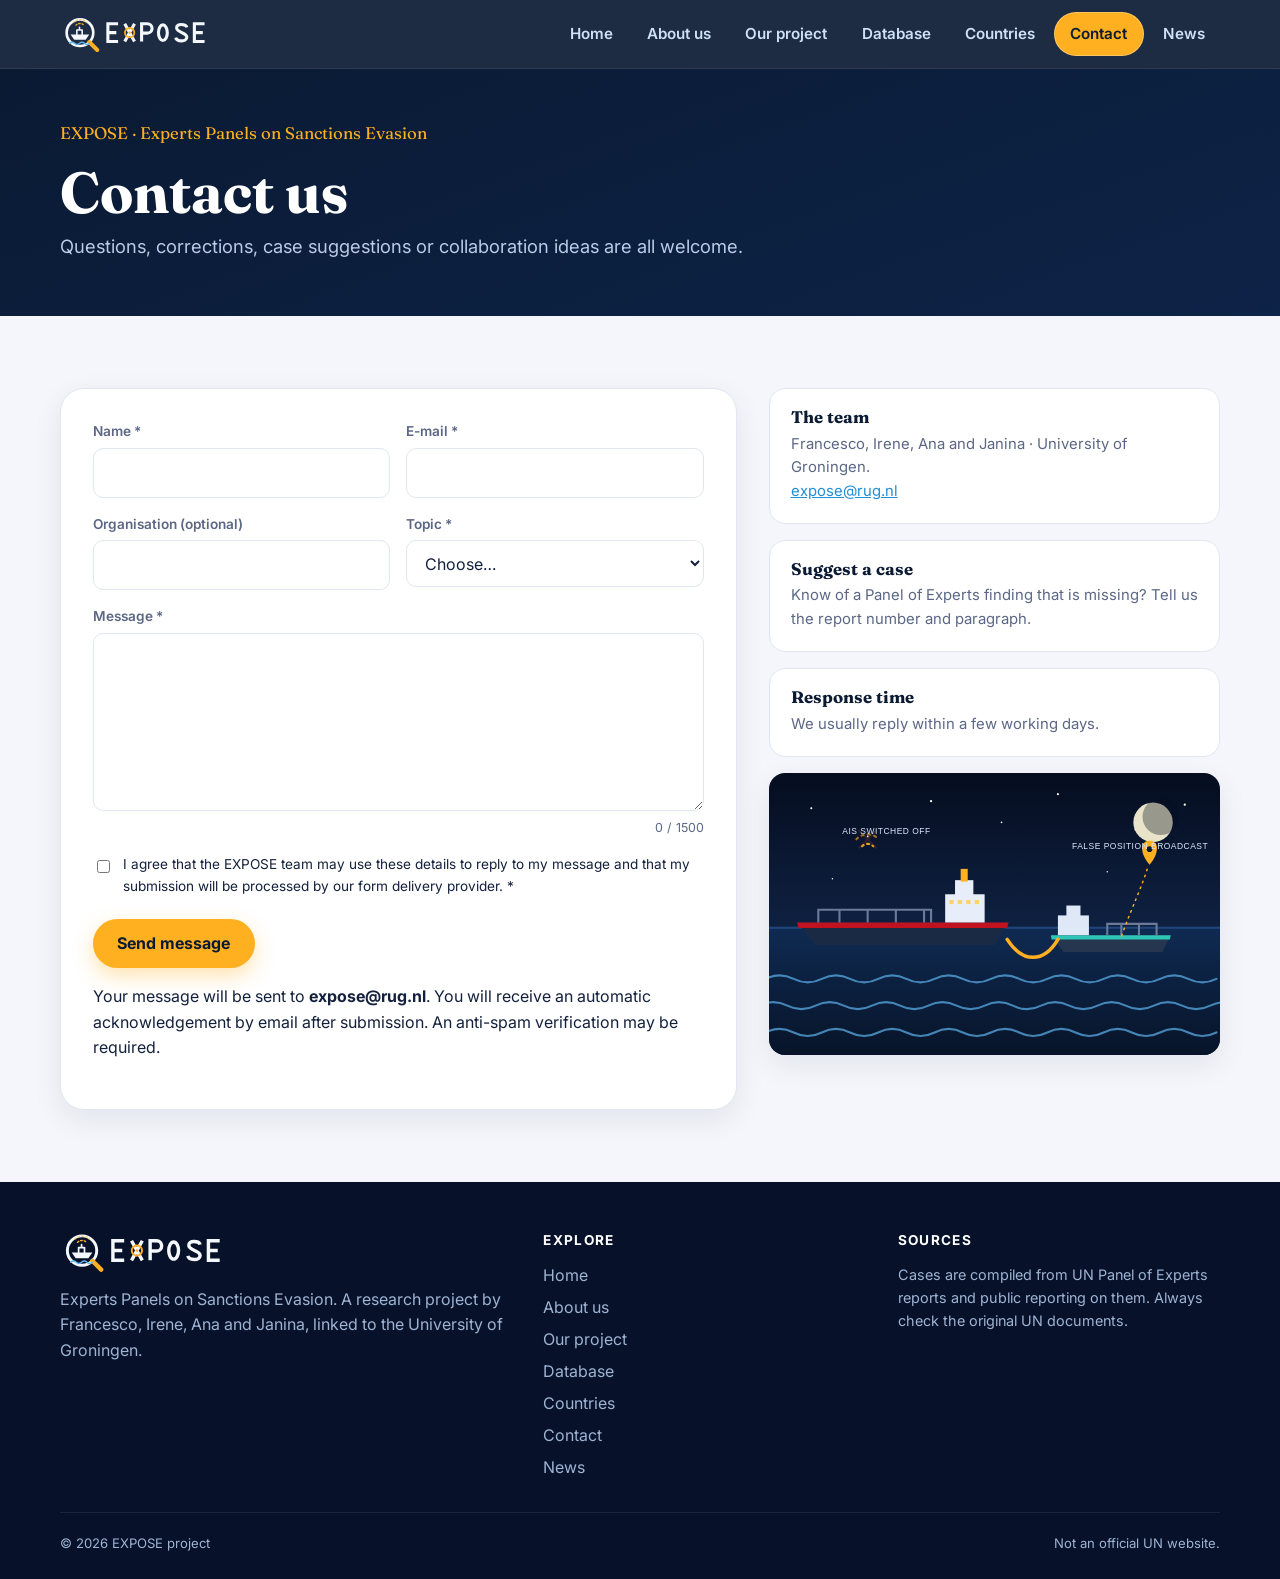
<file: contact.html>
<!DOCTYPE html>
<html lang="en">
<head>
  <meta charset="utf-8">
  <meta name="viewport" content="width=device-width, initial-scale=1">
  <title>Contact – EXPOSE</title>
  <meta name="description" content="Contact the EXPOSE team at the University of Groningen.">
  <link rel="icon" href="assets/favicon.svg" type="image/svg+xml">
  <link rel="preconnect" href="https://fonts.googleapis.com">
  <link href="https://fonts.googleapis.com/css2?family=Fraunces:opsz,wght@9..144,600;9..144,700&family=Inter:wght@400;600;700;800&display=swap" rel="stylesheet">
  <link rel="stylesheet" href="css/style.css">
  <link rel="stylesheet" href="css/document-search.css">
</head>
<body data-page="contact">
  <a class="skip" href="#main">Skip to content</a>
  <header class="site-header">
    <div class="container nav">
      <a class="brand" href="index.html" aria-label="EXPOSE home"><img src="assets/logo.svg" alt="EXPOSE"></a>
      <button class="menu-toggle" aria-expanded="false" aria-controls="menu">&#9776; Menu</button>
      <ul id="menu" class="menu">
        <li><a href="index.html">Home</a></li>
        <li><a href="about.html">About us</a></li>
        <li><a href="our-project.html">Our project</a></li>
        <li><a href="database.html">Database</a></li>
        <li><a href="countries.html">Countries</a></li>
        <li class="cta"><a href="contact.html" aria-current="page">Contact</a></li>
        <li><a href="news.html">News</a></li></ul>
    </div>
  </header>

  <main id="main">
    <section class="page-hero">
      <div class="container">
        <div class="tagline">EXPOSE &middot; Experts Panels on Sanctions Evasion</div>
        <h1>Contact us</h1>
        <p class="lead">Questions, corrections, case suggestions or collaboration ideas are all welcome.</p>
      </div>
    </section>

    <section>
      <div class="container contact-grid">
        <div class="form-card">
          <form id="contact-form" action="https://formsubmit.co/expose@rug.nl" method="POST" novalidate>
            <input type="hidden" name="_subject" value="New EXPOSE website message">
            <input type="hidden" name="_template" value="table">
            <input type="hidden" name="_autoresponse" value="Thank you for contacting EXPOSE. We have received your message and will get back to you as soon as possible. Best regards, The EXPOSE team, University of Groningen.">
            <input type="hidden" name="_next" id="contact-next" value="">
            <div class="form-grid">
              <div class="field">
                <label for="name">Name *</label>
                <input id="name" name="name" type="text" autocomplete="name" required>
                <div class="err">Please enter your name.</div>
              </div>
              <div class="field">
                <label for="email">E-mail *</label>
                <input id="email" name="email" type="email" autocomplete="email" required>
                <div class="err">Please enter a valid e-mail address.</div>
              </div>
              <div class="field">
                <label for="affiliation">Organisation (optional)</label>
                <input id="affiliation" name="affiliation" type="text" autocomplete="organization">
              </div>
              <div class="field">
                <label for="topic">Topic *</label>
                <select id="topic" name="topic" required>
                  <option value="">Choose&hellip;</option>
                  <option>General question</option>
                  <option>Suggest or correct a case</option>
                  <option>Collaboration or data</option>
                  <option>Media or teaching</option>
                  <option>Other</option>
                </select>
                <div class="err">Please choose a topic.</div>
              </div>
              <div class="field full">
                <label for="message">Message *</label>
                <textarea id="message" name="message" rows="6" maxlength="1500" required></textarea>
                <div class="counter" id="counter">0 / 1500</div>
                <div class="err">Please write at least 10 characters.</div>
              </div>
              <div class="field full">
                <label style="display:flex;gap:.6rem;align-items:flex-start;font-weight:400;color:var(--ink)">
                  <input id="consent" name="consent" type="checkbox" style="margin-top:.35rem">
                  <span>I agree that the EXPOSE team may use these details to reply to my message and that my submission will be processed by our form delivery provider. *</span>
                </label>
                <div class="err">Please tick the box to continue.</div>
              </div>
              <div class="hp" aria-hidden="true"><label>Leave empty <input name="_honey" type="text" tabindex="-1" autocomplete="off"></label></div>
              <div class="full"><button class="btn btn-primary" type="submit">Send message</button></div>
            </div>
          </form>
          <p class="small" style="margin-top:1rem">Your message will be sent to <strong>expose@rug.nl</strong>. You will receive an automatic acknowledgement by email after submission. An anti-spam verification may be required.</p>
        </div>

        <div class="contact-side">
          <div class="info"><h3>The team</h3><p>Francesco, Irene, Ana and Janina &middot; University of Groningen.</p><p><a href="mailto:expose@rug.nl">expose@rug.nl</a></p></div>
          <div class="info"><h3>Suggest a case</h3><p>Know of a Panel of Experts finding that is missing? Tell us the report number and paragraph.</p></div>
          <div class="info"><h3>Response time</h3><p>We usually reply within a few working days.</p></div>
          <img class="rounded" src="assets/img/tanker-sts.svg" alt="Illustration of a ship-to-ship transfer at night" loading="lazy">
        </div>
      </div>
    </section>
  </main>

  <footer class="site-footer">
    <div class="container">
      <div class="foot">
        <div><img src="assets/logo.svg" alt="EXPOSE"><p>Experts Panels on Sanctions Evasion. A research project by Francesco, Irene, Ana and Janina, linked to the University of Groningen.</p></div>
        <div><h4>Explore</h4><ul><li><a href="index.html">Home</a></li><li><a href="about.html">About us</a></li><li><a href="our-project.html">Our project</a></li><li><a href="database.html">Database</a></li>
        <li><a href="countries.html">Countries</a></li><li><a href="contact.html">Contact</a></li><li><a href="news.html">News</a></li></ul></div>
        <div><h4>Sources</h4><p style="font-size:.9rem">Cases are compiled from UN Panel of Experts reports and public reporting on them. Always check the original UN documents.</p></div>
      </div>
      <div class="legal"><span>&copy; <span data-year></span> EXPOSE project</span><span>Not an official UN website.</span></div>
    </div>
  </footer>

  <script src="data/cases.js"></script>
  <script src="js/main.js"></script>
  <script src="js/contact.js"></script>
</body>
</html>
</file>
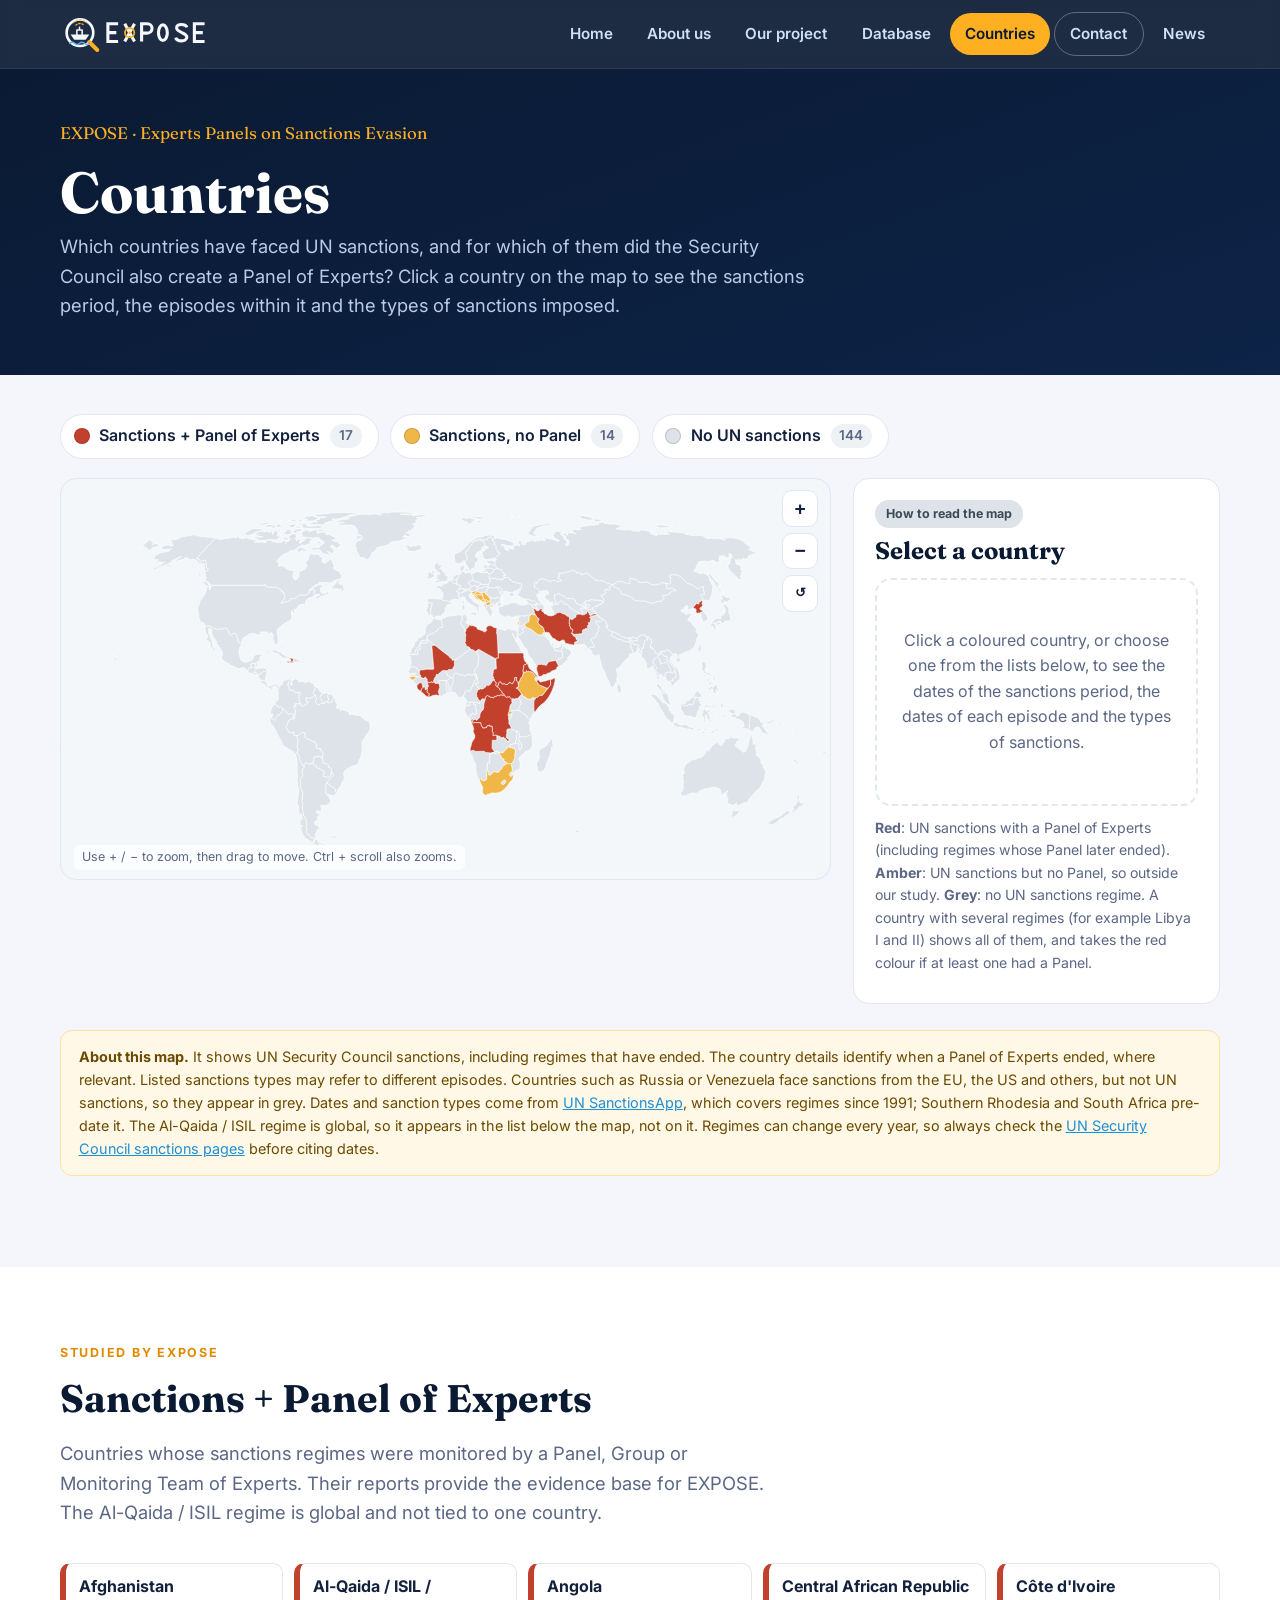
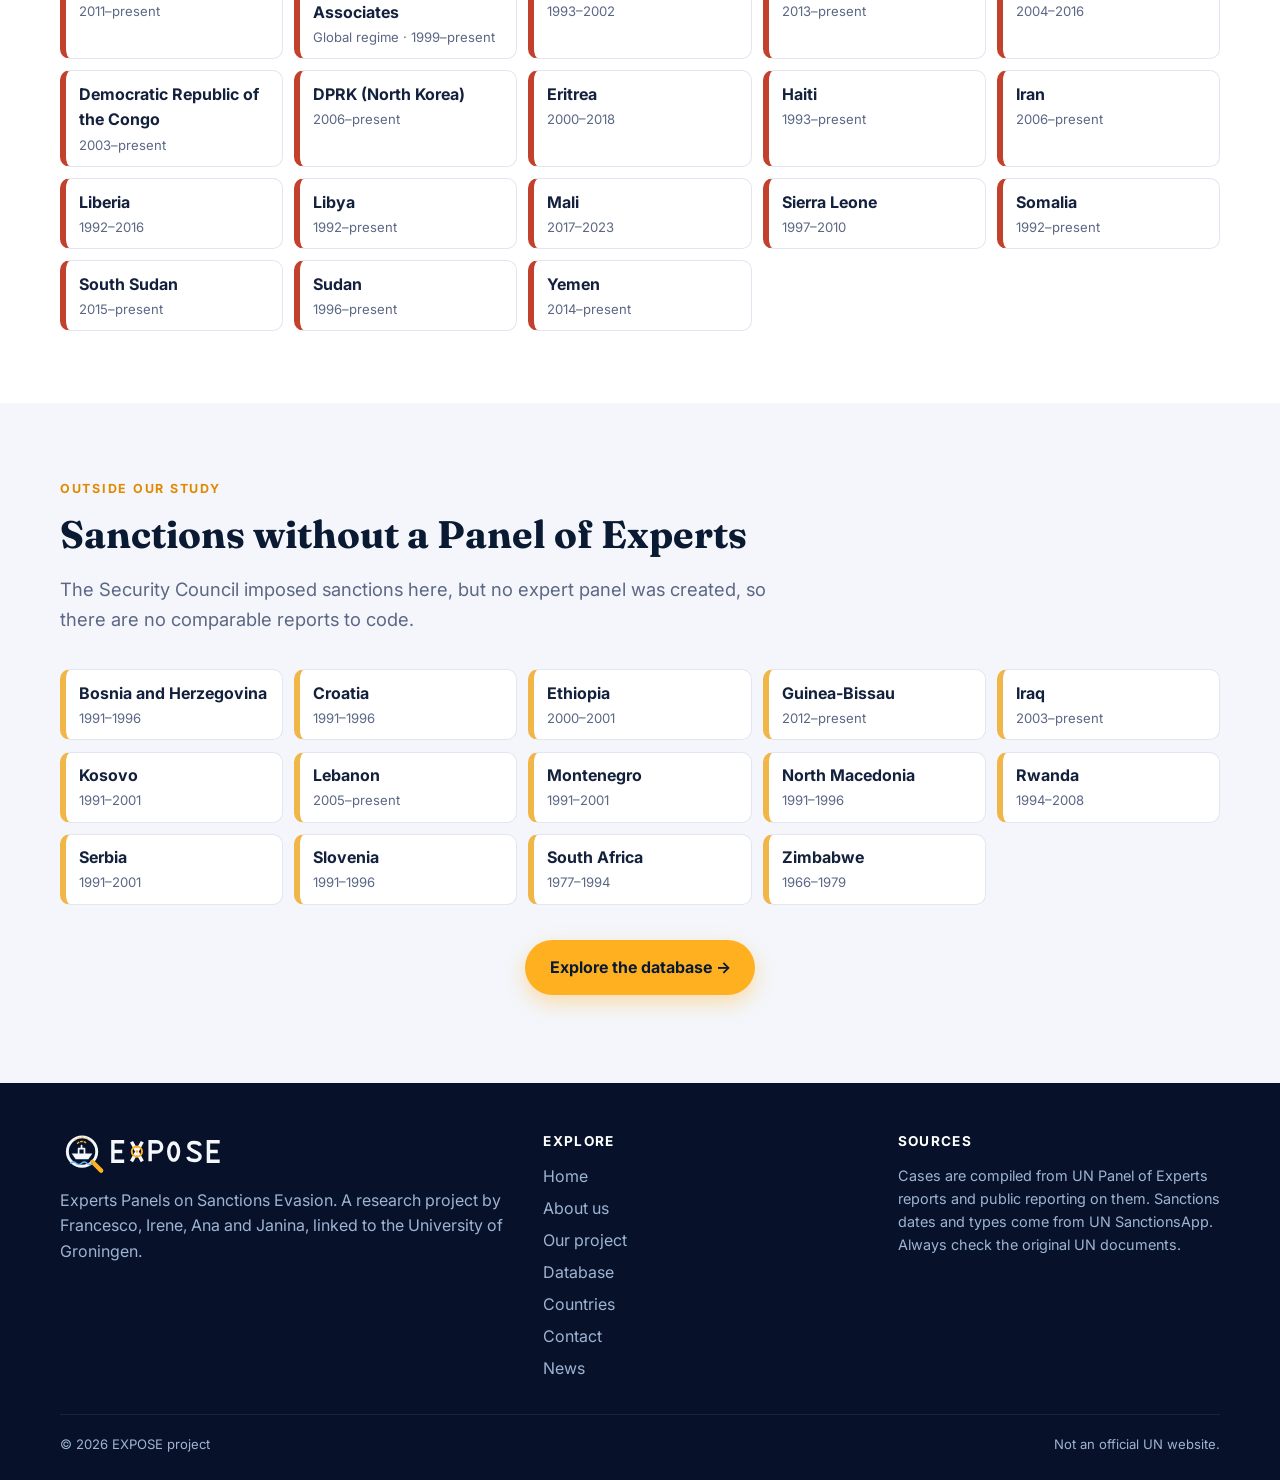
<file: countries.html>
<!DOCTYPE html>
<html lang="en">
<head>
  <meta charset="utf-8">
  <meta name="viewport" content="width=device-width, initial-scale=1">
  <title>Countries – EXPOSE</title>
  <meta name="description" content="An interactive world map of countries subject to UN sanctions and to a Panel of Experts, the countries studied by EXPOSE.">
  <link rel="icon" href="assets/favicon.svg" type="image/svg+xml">
  <link rel="preconnect" href="https://fonts.googleapis.com">
  <link href="https://fonts.googleapis.com/css2?family=Fraunces:opsz,wght@9..144,600;9..144,700&family=Inter:wght@400;600;700;800&display=swap" rel="stylesheet">
  <link rel="stylesheet" href="css/style.css">
  <link rel="stylesheet" href="css/countries.css">
  <link rel="stylesheet" href="css/document-search.css">
</head>
<body data-page="countries">
  <a class="skip" href="#main">Skip to content</a>
  <header class="site-header">
    <div class="container nav">
      <a class="brand" href="index.html" aria-label="EXPOSE home"><img src="assets/logo.svg" alt="EXPOSE"></a>
      <button class="menu-toggle" aria-expanded="false" aria-controls="menu">&#9776; Menu</button>
      <ul id="menu" class="menu">
        <li><a href="index.html">Home</a></li>
        <li><a href="about.html">About us</a></li>
        <li><a href="our-project.html">Our project</a></li>
        <li><a href="database.html">Database</a></li>
        <li><a href="countries.html" aria-current="page">Countries</a></li>
        <li class="cta"><a href="contact.html">Contact</a></li>
        <li><a href="news.html">News</a></li></ul>
    </div>
  </header>

  <main id="main" class="cx">
    <section class="page-hero">
      <div class="container">
        <div class="tagline">EXPOSE &middot; Experts Panels on Sanctions Evasion</div>
        <h1>Countries</h1>
        <p class="lead">Which countries have faced UN sanctions, and for which of them did the Security Council also create a Panel of Experts? Click a country on the map to see the sanctions period, the episodes within it and the types of sanctions imposed.</p>
      </div>
    </section>

    <section style="padding-top:2.4rem">
      <div class="container">

        <div class="cx-legend" role="group" aria-label="Map legend. Press a button to show or hide a category">
          <button type="button" data-type="panel" aria-pressed="true"><span class="sw sw-panel"></span>Sanctions + Panel of Experts <span class="n"></span></button>
          <button type="button" data-type="sanctions" aria-pressed="true"><span class="sw sw-sanctions"></span>Sanctions, no Panel <span class="n"></span></button>
          <button type="button" data-type="none" aria-pressed="true"><span class="sw sw-none"></span>No UN sanctions <span class="n"></span></button>
        </div>

        <div id="cx-stage" class="cx-stage">
          <div class="cx-mapwrap">
            <svg id="cx-map" viewBox="0 0 960 500" role="group" aria-label="World map of UN sanctions regimes and Panels of Experts">
              <g id="cx-world"></g>
            </svg>
            <div class="cx-zoom">
              <button id="cx-zin" type="button" aria-label="Zoom in">+</button>
              <button id="cx-zout" type="button" aria-label="Zoom out">&minus;</button>
              <button id="cx-zreset" type="button" aria-label="Reset zoom" style="font-size:.8rem">&#8634;</button>
            </div>
            <div class="cx-hint">Use + / &minus; to zoom, then drag to move. Ctrl + scroll also zooms.</div>
            <div id="cx-tip" role="tooltip" hidden></div>
          </div>

          <aside id="cx-detail" class="cx-detail" aria-live="polite">
            <span class="badge badge-none">How to read the map</span>
            <h3>Select a country</h3>
            <p class="empty">Click a coloured country, or choose one from the lists below, to see the dates of the sanctions period, the dates of each episode and the types of sanctions.</p>
            <p class="small"><strong>Red</strong>: UN sanctions with a Panel of Experts (including regimes whose Panel later ended). <strong>Amber</strong>: UN sanctions but no Panel, so outside our study. <strong>Grey</strong>: no UN sanctions regime. A country with several regimes (for example Libya I and II) shows all of them, and takes the red colour if at least one had a Panel.</p>
          </aside>
        </div>

        <div class="notice" style="margin-top:1.6rem"><strong>About this map.</strong> It shows UN Security Council sanctions, including regimes that have ended. The country details identify when a Panel of Experts ended, where relevant. Listed sanctions types may refer to different episodes. Countries such as Russia or Venezuela face sanctions from the EU, the US and others, but not UN sanctions, so they appear in grey. Dates and sanction types come from <a href="https://unsanctionsapp.com/cases" target="_blank" rel="noopener">UN SanctionsApp</a>, which covers regimes since 1991; Southern Rhodesia and South Africa pre-date it. The Al-Qaida / ISIL regime is global, so it appears in the list below the map, not on it. Regimes can change every year, so always check the <a href="https://main.un.org/securitycouncil/en/sanctions/information" target="_blank" rel="noopener">UN Security Council sanctions pages</a> before citing dates.</div>
      </div>
    </section>

    <section class="section-alt" id="cx-list-panel">
      <div class="container">
        <div class="section-head reveal">
          <span class="eyebrow">Studied by EXPOSE</span>
          <h2>Sanctions + Panel of Experts</h2>
          <p class="lead">Countries whose sanctions regimes were monitored by a Panel, Group or Monitoring Team of Experts. Their reports provide the evidence base for EXPOSE. The Al-Qaida / ISIL regime is global and not tied to one country.</p>
        </div>
        <div id="cx-chips-panel" class="cx-chips"></div>
      </div>
    </section>

    <section id="cx-list-sanctions">
      <div class="container">
        <div class="section-head reveal">
          <span class="eyebrow">Outside our study</span>
          <h2>Sanctions without a Panel of Experts</h2>
          <p class="lead">The Security Council imposed sanctions here, but no expert panel was created, so there are no comparable reports to code.</p>
        </div>
        <div id="cx-chips-sanctions" class="cx-chips"></div>
        <p style="text-align:center;margin-top:2.2rem"><a class="btn btn-primary" href="database.html">Explore the database &rarr;</a></p>
      </div>
    </section>
  </main>

  <footer class="site-footer">
    <div class="container">
      <div class="foot">
        <div><img src="assets/logo.svg" alt="EXPOSE"><p>Experts Panels on Sanctions Evasion. A research project by Francesco, Irene, Ana and Janina, linked to the University of Groningen.</p></div>
        <div><h4>Explore</h4><ul><li><a href="index.html">Home</a></li><li><a href="about.html">About us</a></li><li><a href="our-project.html">Our project</a></li><li><a href="database.html">Database</a></li><li><a href="countries.html">Countries</a></li><li><a href="contact.html">Contact</a></li><li><a href="news.html">News</a></li></ul></div>
        <div><h4>Sources</h4><p style="font-size:.9rem">Cases are compiled from UN Panel of Experts reports and public reporting on them. Sanctions dates and types come from UN SanctionsApp. Always check the original UN documents.</p></div>
      </div>
      <div class="legal"><span>&copy; <span data-year></span> EXPOSE project</span><span>Not an official UN website.</span></div>
    </div>
  </footer>

  <script src="data/cases.js"></script>
  <script src="js/main.js"></script>
  <script src="data/world-map.js"></script>
  <script src="data/countries.js"></script>
  <script src="js/countries.js"></script>
</body>
</html>
</file>
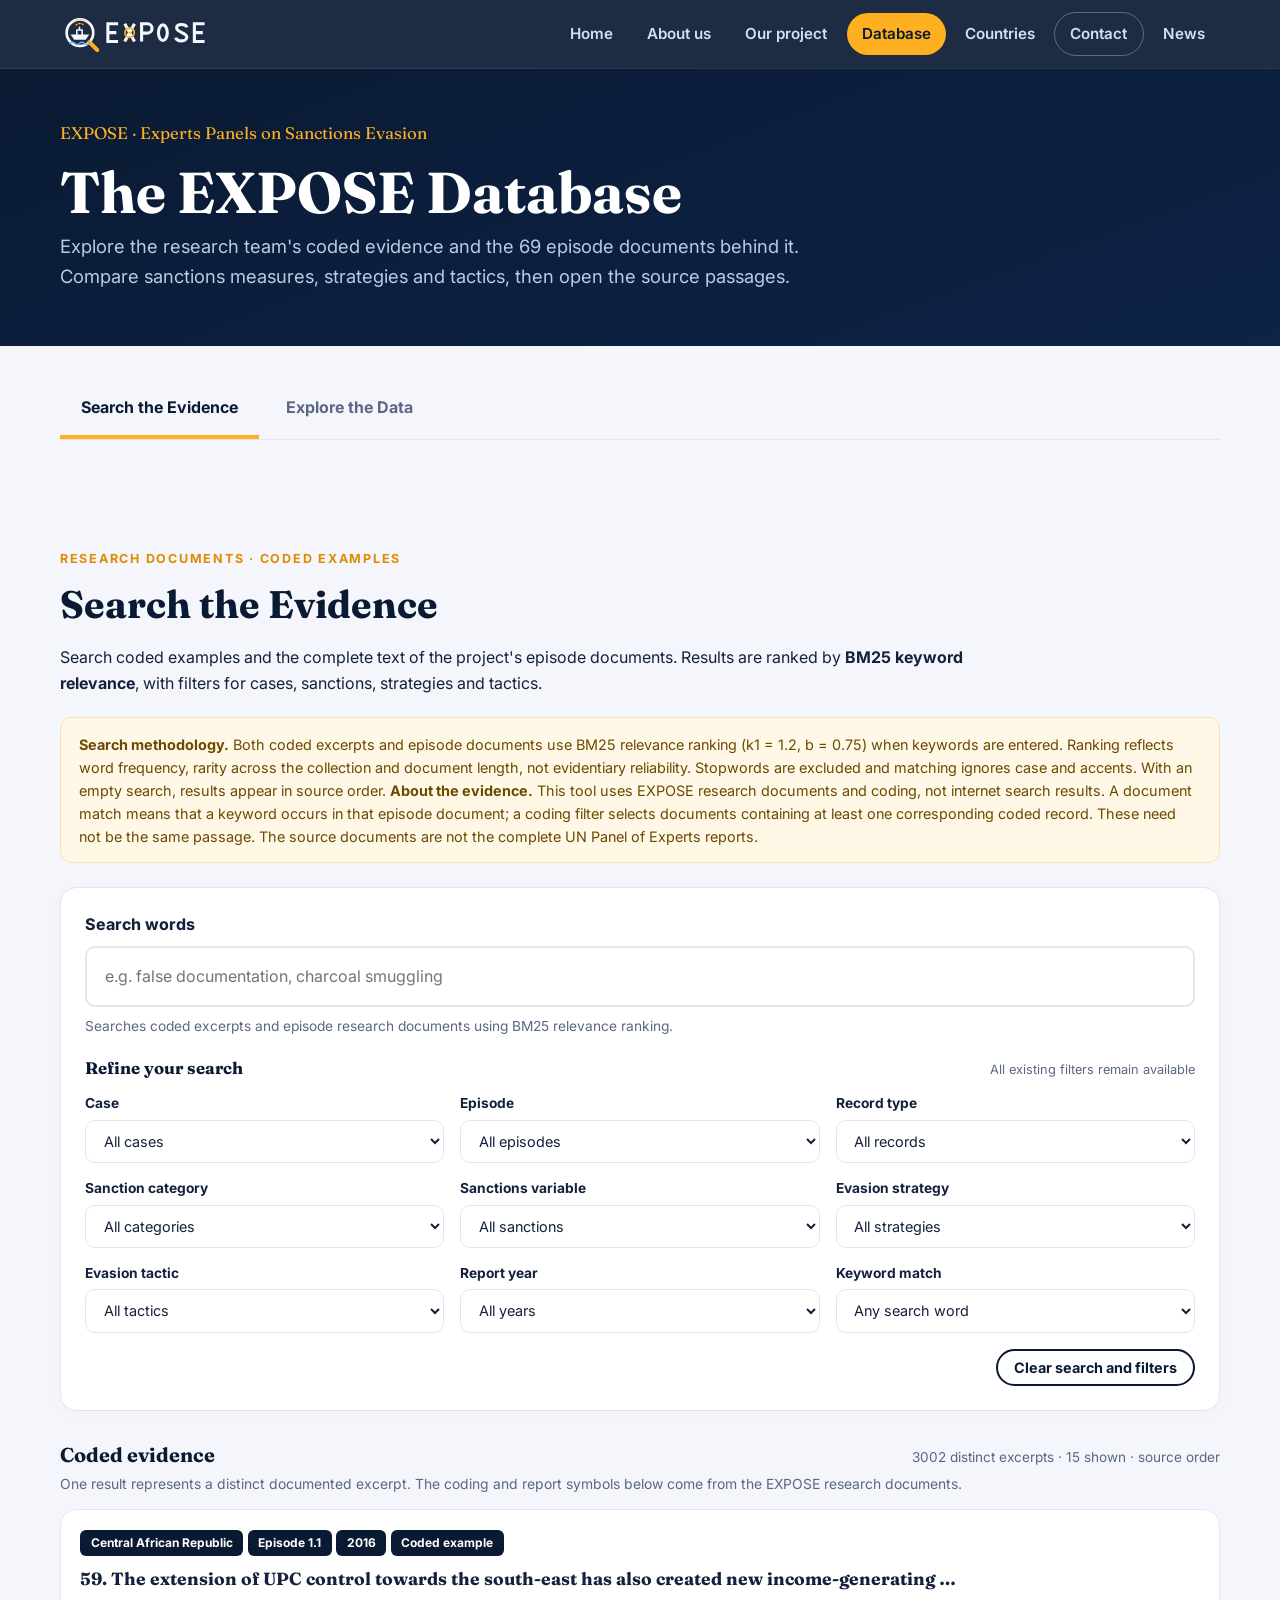
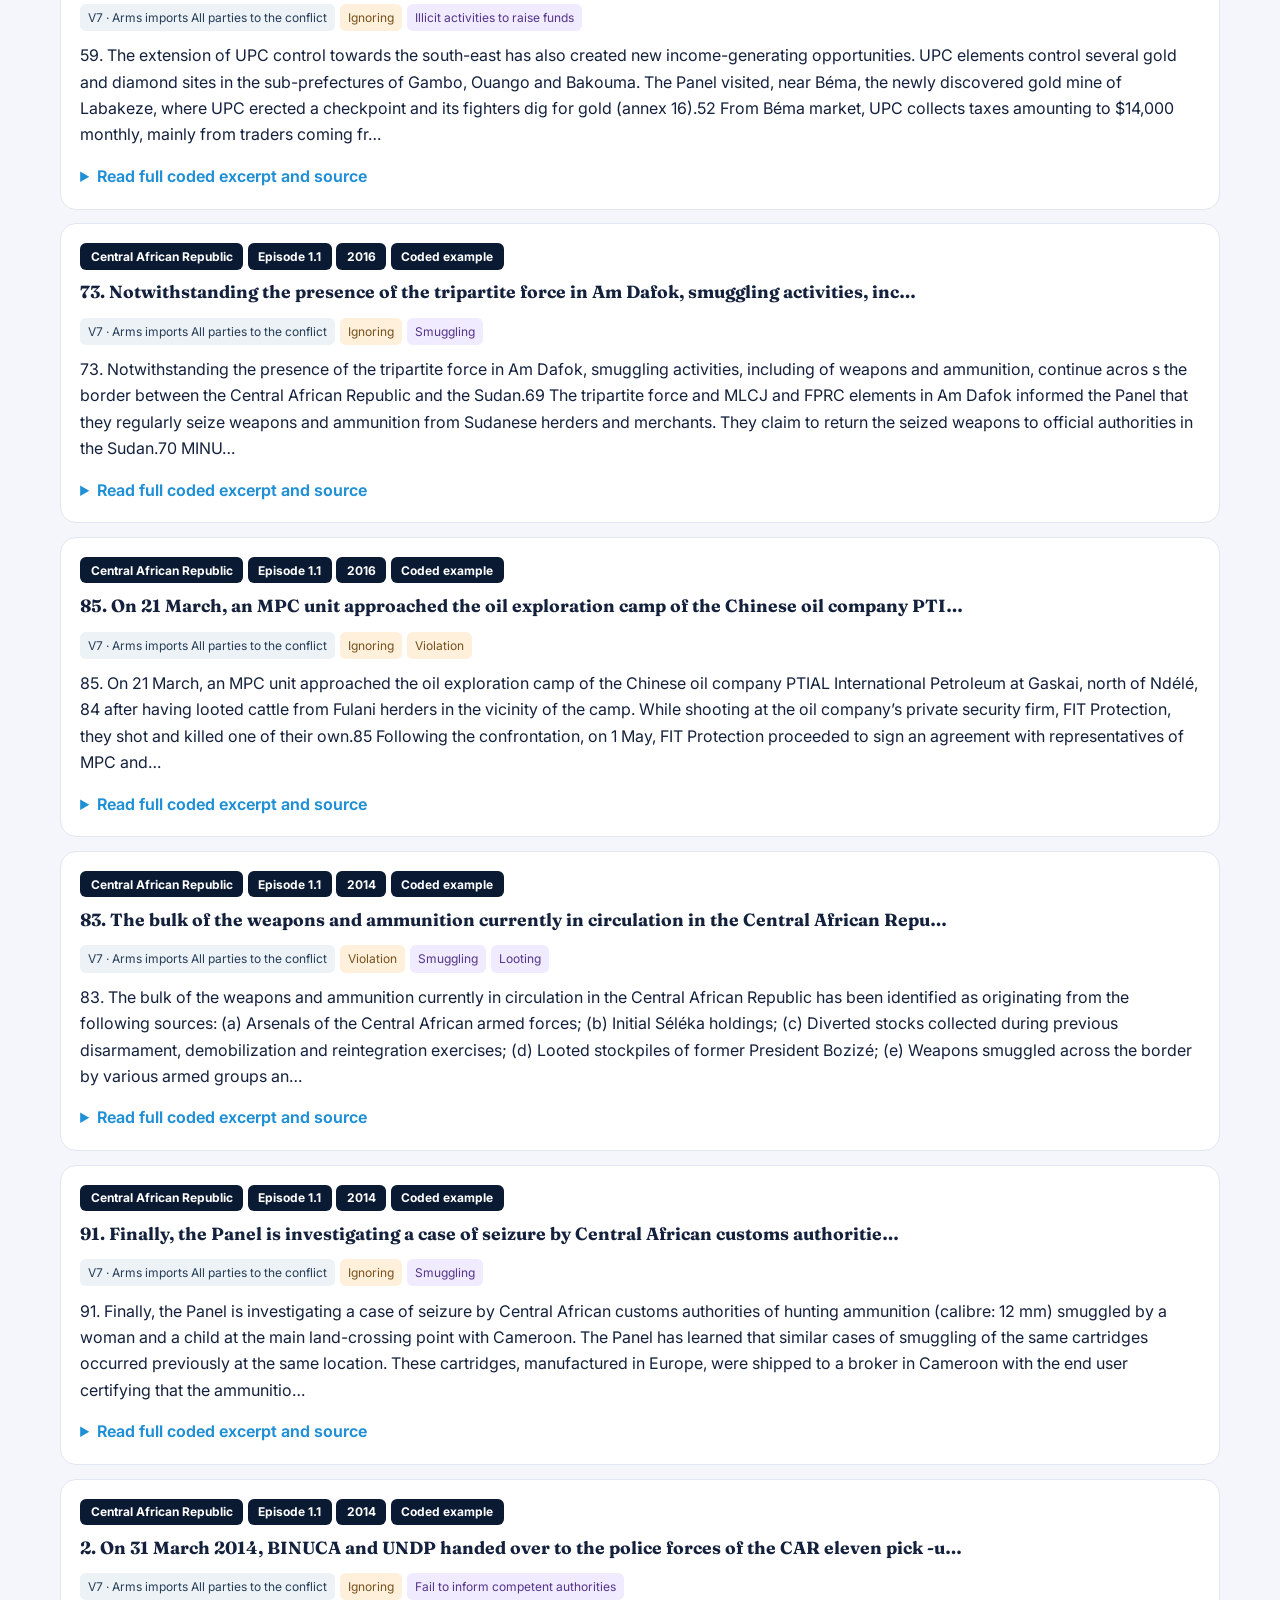
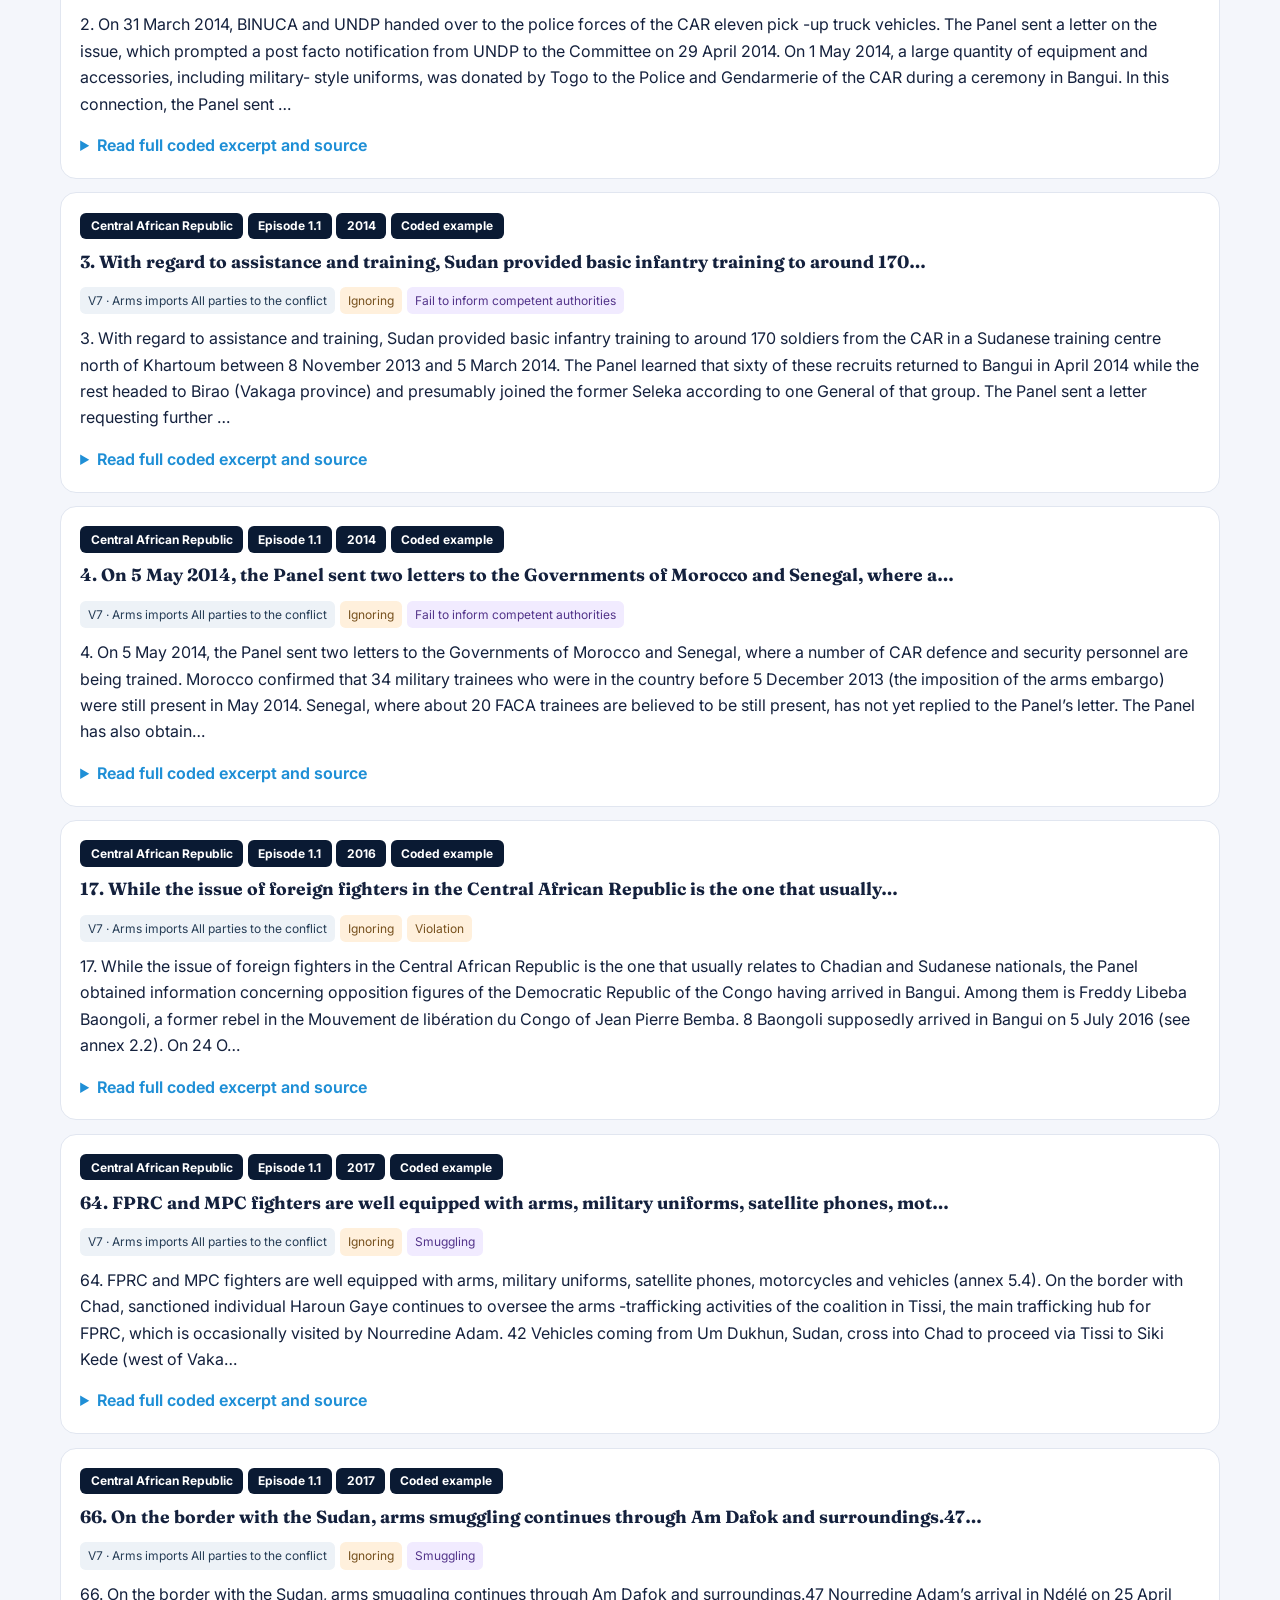
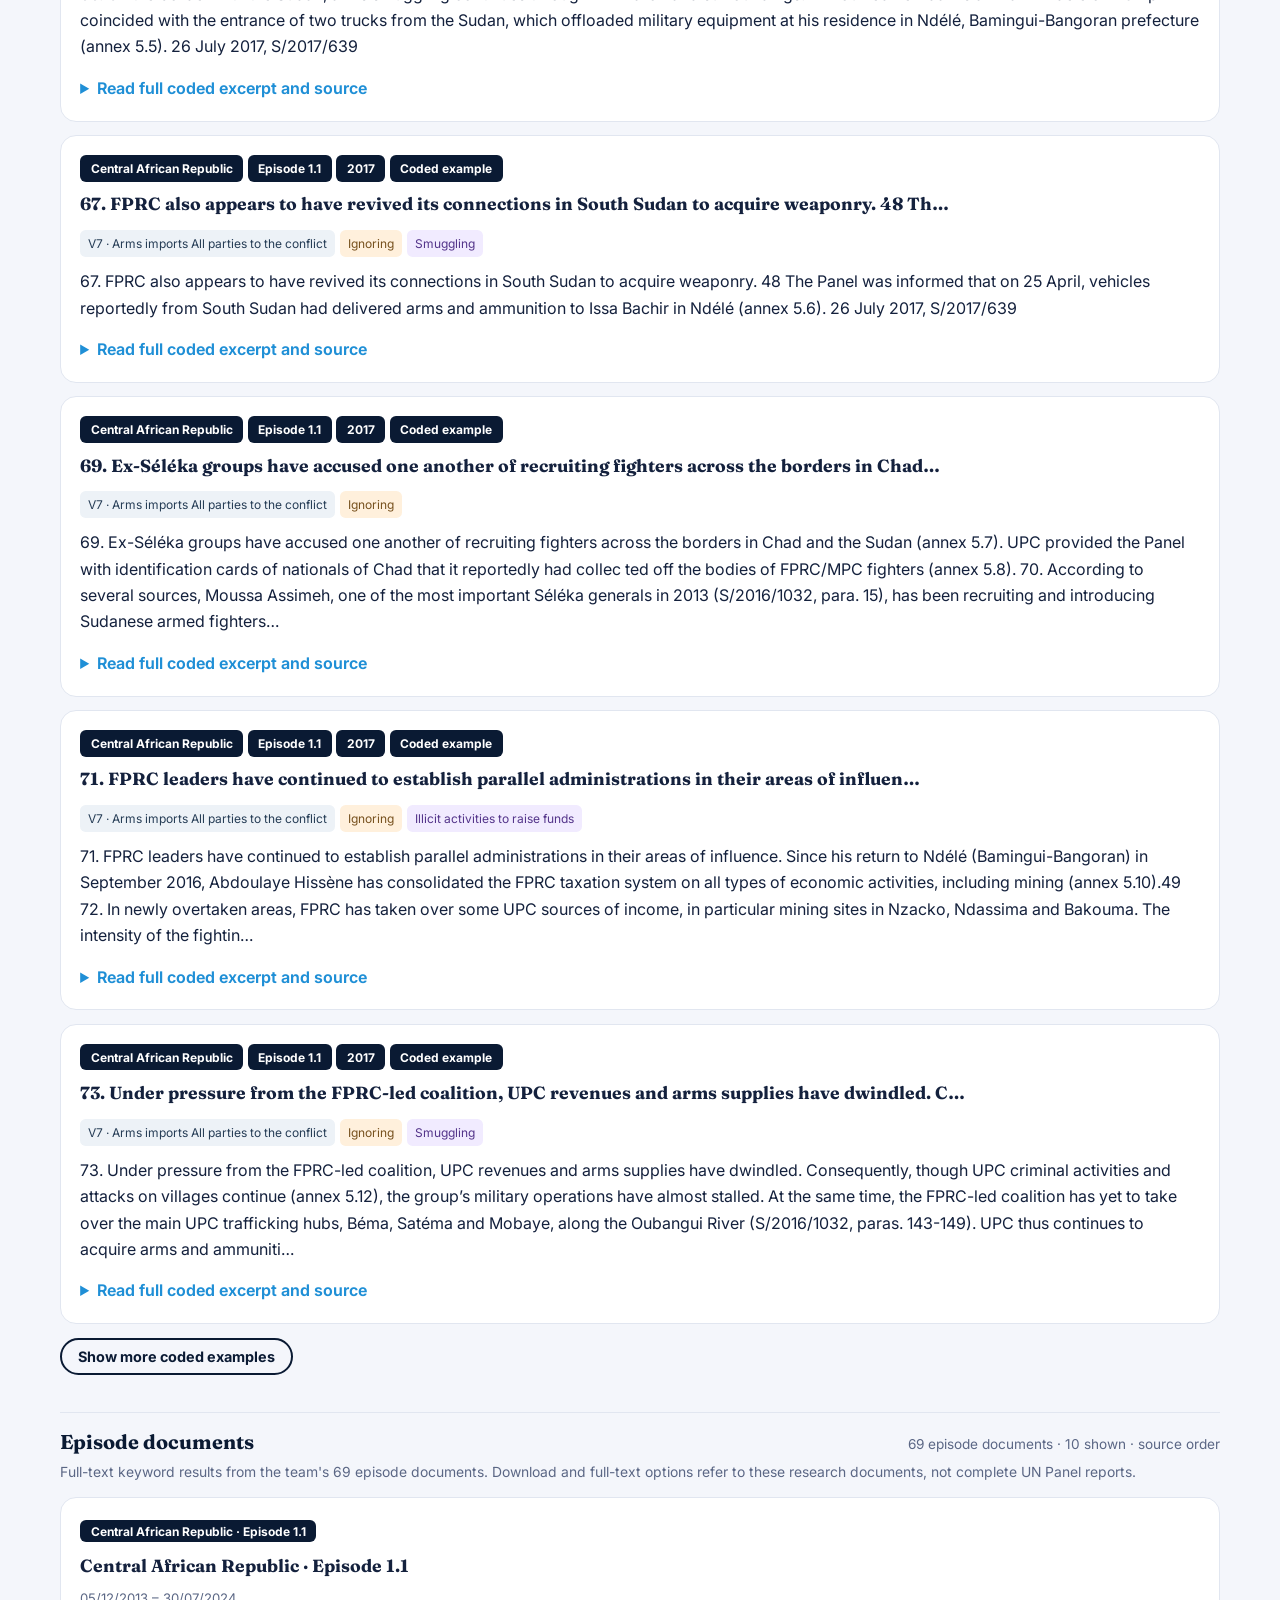
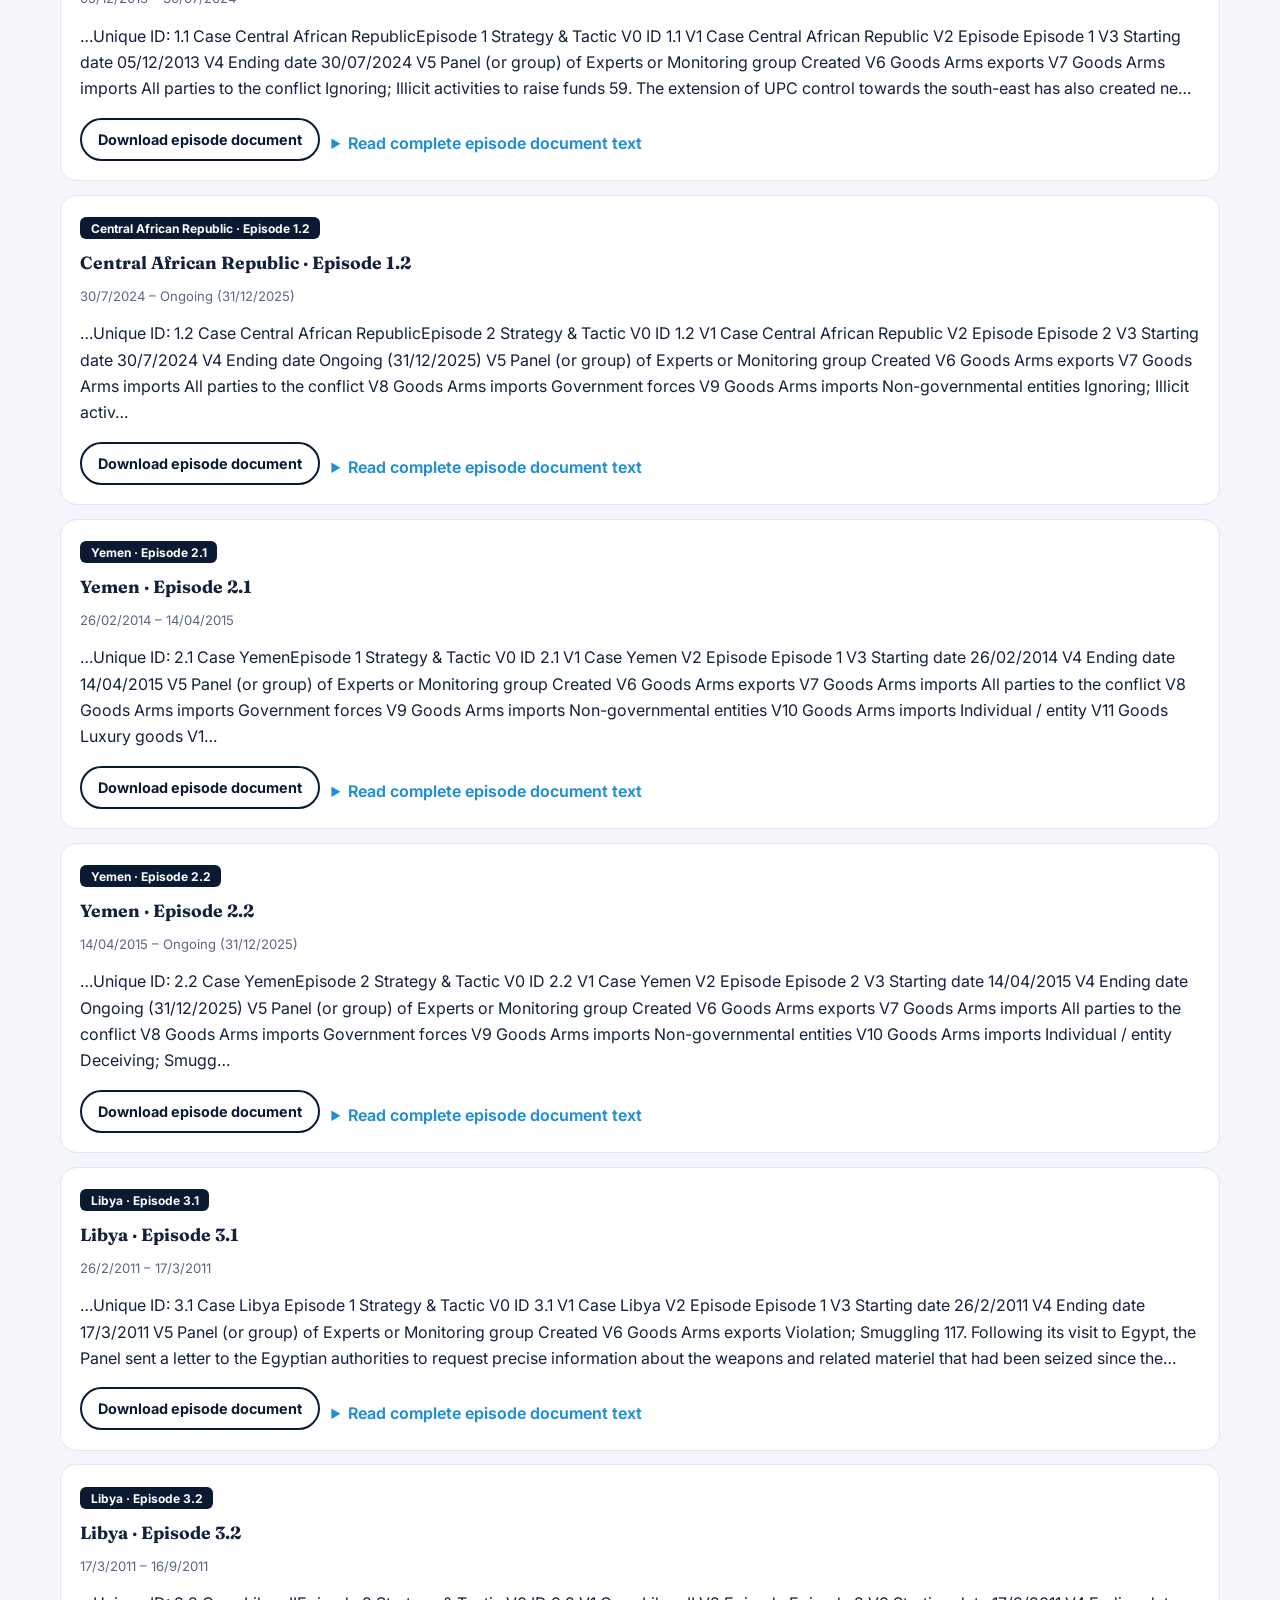
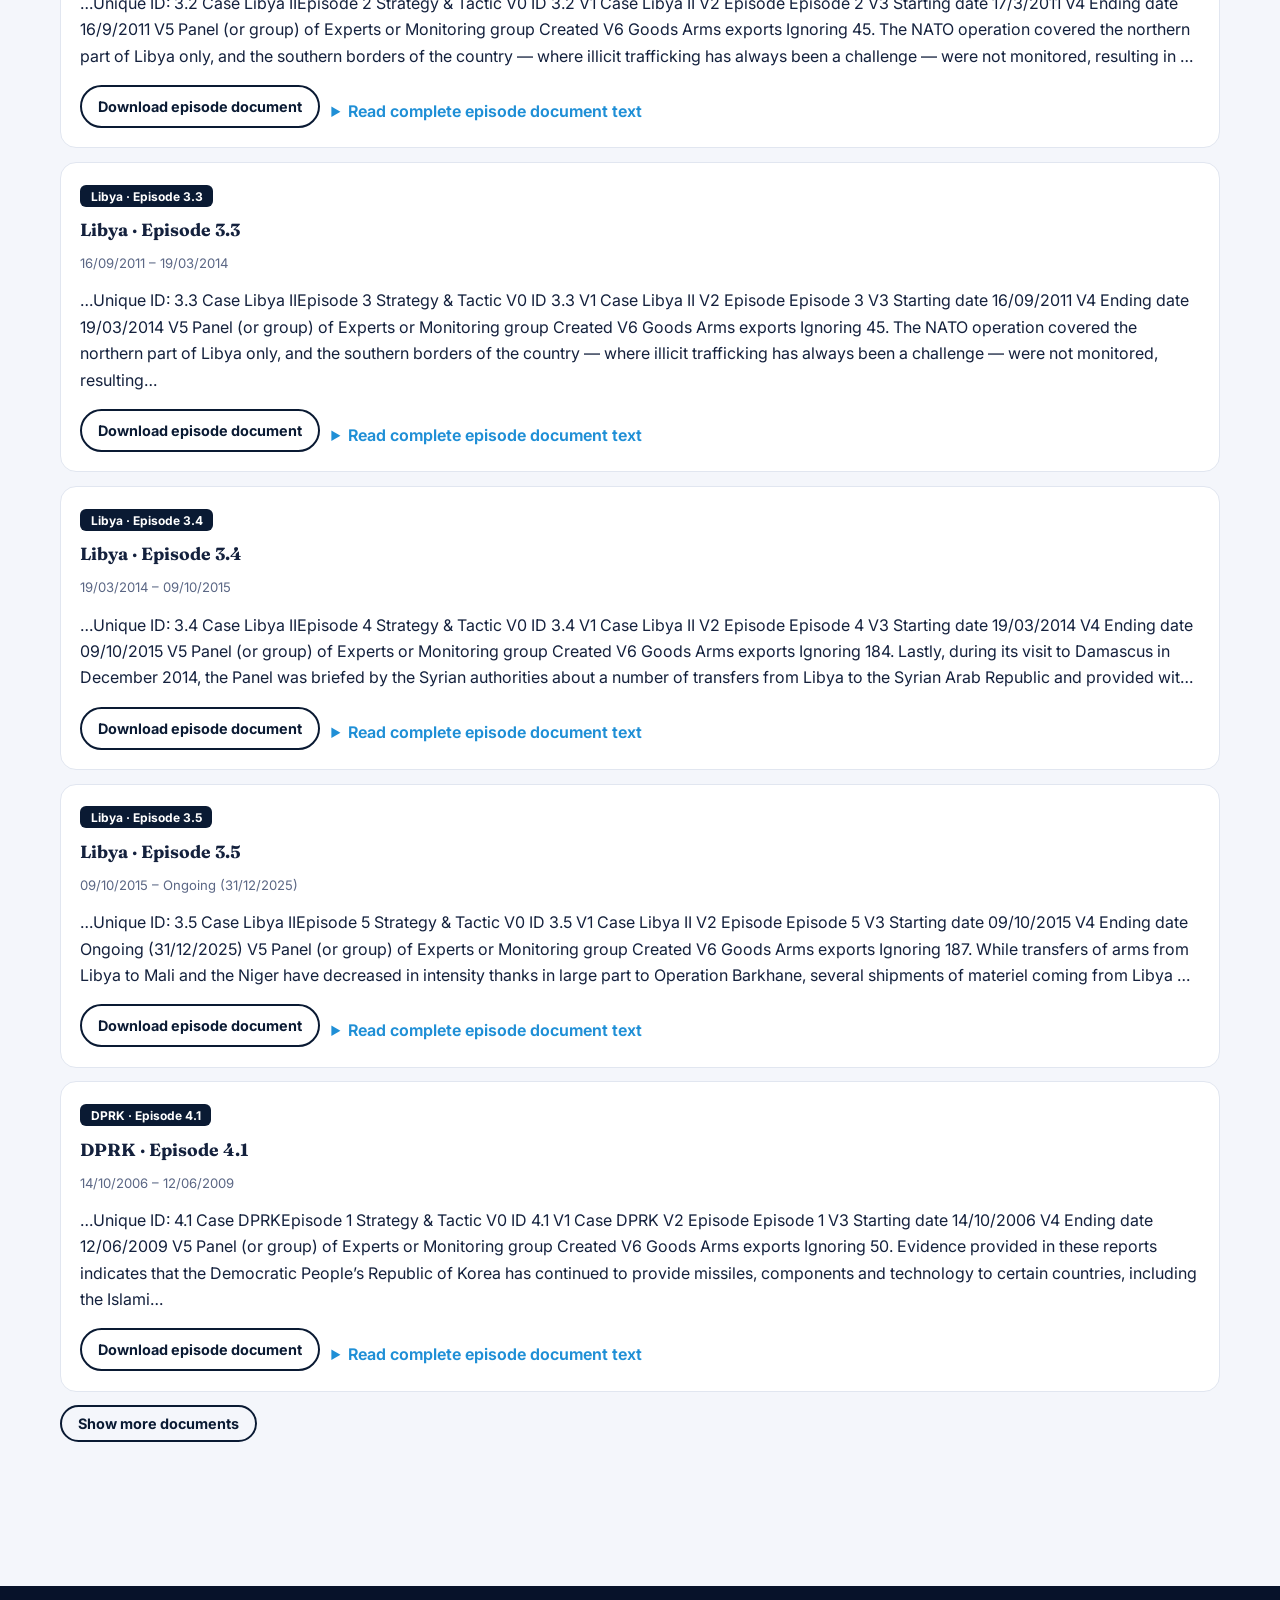
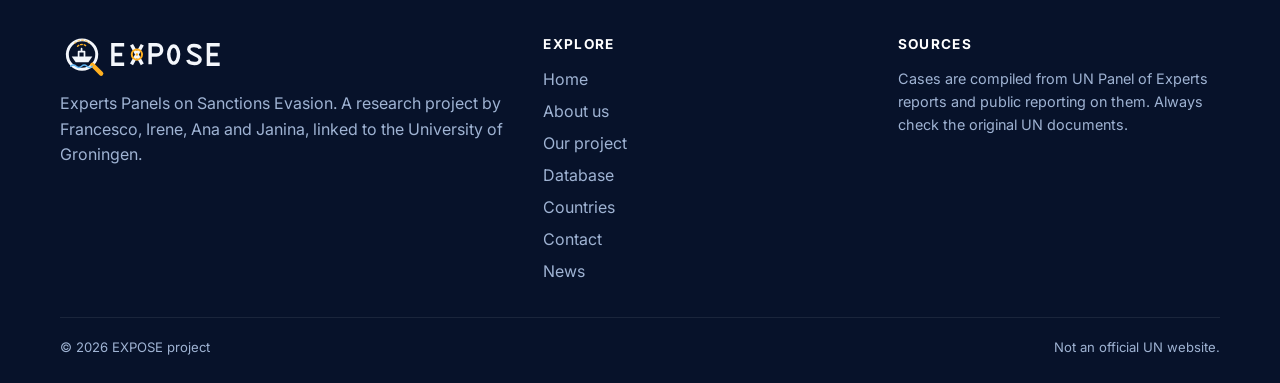
<file: database.html>
<!DOCTYPE html>
<html lang="en">
<head>
  <meta charset="utf-8">
  <meta name="viewport" content="width=device-width, initial-scale=1">
  <title>Database – EXPOSE</title>
  <meta name="description" content="Filter classified cases of UN sanctions evasion documented by the Panels of Experts.">
  <link rel="icon" href="assets/favicon.svg" type="image/svg+xml">
  <link rel="preconnect" href="https://fonts.googleapis.com">
  <link href="https://fonts.googleapis.com/css2?family=Fraunces:opsz,wght@9..144,600;9..144,700&family=Inter:wght@400;600;700;800&display=swap" rel="stylesheet">
  <link rel="stylesheet" href="css/style.css">
  <link rel="stylesheet" href="css/database-coded.css">
  <link rel="stylesheet" href="css/database-next.css">
  <link rel="stylesheet" href="css/document-search.css">
</head>
<body data-page="database">
  <a class="skip" href="#main">Skip to content</a>
  <header class="site-header">
    <div class="container nav">
      <a class="brand" href="index.html" aria-label="EXPOSE home"><img src="assets/logo.svg" alt="EXPOSE"></a>
      <button class="menu-toggle" aria-expanded="false" aria-controls="menu">&#9776; Menu</button>
      <ul id="menu" class="menu">
        <li><a href="index.html">Home</a></li>
        <li><a href="about.html">About us</a></li>
        <li><a href="our-project.html">Our project</a></li>
        <li><a href="database.html" aria-current="page">Database</a></li>
        <li><a href="countries.html">Countries</a></li>
        <li class="cta"><a href="contact.html">Contact</a></li>
        <li><a href="news.html">News</a></li>
      </ul>
    </div>
  </header>

  <main id="main" class="db-next">
    <section class="page-hero">
      <div class="container">
        <div class="tagline">EXPOSE &middot; Experts Panels on Sanctions Evasion</div>
        <h1>The EXPOSE Database</h1>
        <p class="lead">Explore the research team's coded evidence and the 69 episode documents behind it. Compare sanctions measures, strategies and tactics, then open the source passages.</p>
      </div>
    </section>
    <section class="db-main-section">
      <div class="container">
        <div class="db-view-tabs" role="tablist" aria-label="Choose database view">
          <button id="tab-evidence" type="button" role="tab" aria-controls="evidence-view" aria-selected="true">Search the Evidence</button>
          <button id="tab-matrix" type="button" role="tab" aria-controls="matrix-view" aria-selected="false">Explore the Data</button>
        </div>
        <section id="evidence-view" role="tabpanel" aria-labelledby="tab-evidence" class="db-view">
          <div class="section-head">
            <span class="eyebrow">Research documents &middot; coded examples</span>
            <h2>Search the Evidence</h2>
            <p>Search coded examples and the complete text of the project's episode documents. Results are ranked by <strong>BM25 keyword relevance</strong>, with filters for cases, sanctions, strategies and tactics.</p>
          </div>
          <div class="notice db-method-note"><strong>Search methodology.</strong> Both coded excerpts and episode documents use BM25 relevance ranking (k1 = 1.2, b = 0.75) when keywords are entered. Ranking reflects word frequency, rarity across the collection and document length, not evidentiary reliability. Stopwords are excluded and matching ignores case and accents. With an empty search, results appear in source order. <strong>About the evidence.</strong> This tool uses EXPOSE research documents and coding, not internet search results. A document match means that a keyword occurs in that episode document; a coding filter selects documents containing at least one corresponding coded record. These need not be the same passage. The source documents are not the complete UN Panel of Experts reports.</div>
          <div class="db-evidence-layout">
            <div class="db-search-panel" role="search" aria-label="Search EXPOSE evidence">
              <div class="db-search-primary">
                <label for="ev-keyword">Search words</label>
                <input id="ev-keyword" type="search" placeholder="e.g. false documentation, charcoal smuggling" autocomplete="off">
                <p class="db-search-tip">Searches coded excerpts and episode research documents using BM25 relevance ranking.</p>
              </div>
              <div class="db-filter-heading"><h3>Refine your search</h3><span>All existing filters remain available</span></div>
              <div class="db-filter-grid">
                <div class="db-filter-field"><label for="ev-case">Case</label><select id="ev-case"><option value="">All cases</option></select></div>
                <div class="db-filter-field"><label for="ev-episode">Episode</label><select id="ev-episode"><option value="">All episodes</option></select></div>
                <div class="db-filter-field"><label for="ev-status">Record type</label><select id="ev-status"><option value="">All records</option><option value="Coded example">Coded examples</option><option value="No violations reported">No violations reported</option></select></div>
                <div class="db-filter-field"><label for="ev-group">Sanction category</label><select id="ev-group"><option value="">All categories</option><option>Goods</option><option>Money</option><option>Services</option><option>Other</option></select></div>
                <div class="db-filter-field"><label for="ev-variable">Sanctions variable</label><select id="ev-variable"><option value="">All sanctions</option></select></div>
                <div class="db-filter-field"><label for="ev-strategy">Evasion strategy</label><select id="ev-strategy"><option value="">All strategies</option></select></div>
                <div class="db-filter-field"><label for="ev-tactic">Evasion tactic</label><select id="ev-tactic"><option value="">All tactics</option></select></div>
                <div class="db-filter-field"><label for="ev-year">Report year</label><select id="ev-year"><option value="">All years</option></select></div>
                <div class="db-filter-field"><label for="ev-match">Keyword match</label><select id="ev-match"><option value="any">Any search word</option><option value="all">All search words</option></select></div>
              </div>
              <div class="db-search-actions"><button id="ev-clear" type="button" class="btn btn-outline btn-sm">Clear search and filters</button></div>
            </div>
            <div class="db-results-column">
              <div class="db-result-bar"><h3>Coded evidence</h3><span id="ev-count" role="status" aria-live="polite"></span></div>
              <p class="db-hint">One result represents a distinct documented excerpt. The coding and report symbols below come from the EXPOSE research documents.</p>
              <div id="ev-records"></div>
              <button id="ev-more" type="button" class="btn btn-outline btn-sm" hidden>Show more coded examples</button>
              <div class="db-result-bar db-documents-title"><h3>Episode documents</h3><span id="doc-count" role="status" aria-live="polite"></span></div>
              <p class="db-hint">Full-text keyword results from the team's 69 episode documents. Download and full-text options refer to these research documents, not complete UN Panel reports.</p>
              <div id="ev-documents"></div>
              <button id="doc-more" type="button" class="btn btn-outline btn-sm" hidden>Show more documents</button>
            </div>
          </div>
        </section>
        <section id="matrix-view" role="tabpanel" aria-labelledby="tab-matrix" class="db-view" hidden>
          <div class="section-head">
            <span class="eyebrow">Cross-tabulate the EXPOSE coding</span>
            <h2>Explore the Data</h2>
            <p>Choose what appears on the rows and columns. Each matrix cell tells you whether the two variables occur together in the <strong>same documented coded example</strong>, not merely in the same country or episode.</p>
          </div>
          <div class="db-status-explainer" aria-label="Interpretation of matrix results">
            <div><strong>YES · 1</strong><p>At least one documented example has both selected variables coded together. Select YES to see up to 15 supporting examples.</p></div>
            <div><strong>NO · 0</strong><p>No co-coded example is found in the selected scope where the coding is informative. This does not prove that evasion never occurred.</p></div>
            <div><strong>NO DATA · 9</strong><p>Insufficient information to assess the combination, including episodes with no relevant sanctions imposed or no information available.</p></div>
          </div>
          <p class="db-hint"><strong>Scope:</strong> A case includes all its episodes; selecting one episode restricts the comparison strictly to that episode. Uninformative rows and columns are hidden by default, but the missing-data values are preserved and can be displayed using the checkbox. <strong>Method:</strong> YES is evaluated at the individual source-excerpt level (Option B). NO and NO DATA use the project's episode-level <code>0 / 1 / 9</code> coding from Database 3.0. Missing information is never counted as NO. Repeated coding rows referring to the same excerpt are grouped as one example. Data collection ends 31 December 2025.</p>
          <div class="db-matrix-controls">
            <div><label for="mx-row">Rows</label><select id="mx-row"><option value="sanctions">Sanctions</option><option value="strategies">Strategies</option><option value="tactics">Tactics</option><option value="cases">Country cases (all episodes)</option><option value="episodes">Individual episodes</option></select></div>
            <div><label for="mx-col">Columns</label><select id="mx-col"><option value="strategies">Strategies</option><option value="tactics">Tactics</option><option value="sanctions">Sanctions</option><option value="cases">Country cases (all episodes)</option><option value="episodes">Individual episodes</option></select></div>
            <div><label for="mx-case">Country case (all episodes)</label><select id="mx-case"><option value="">All cases</option></select></div>
            <div><label for="mx-episode">Specific episode</label><select id="mx-episode"><option value="">All episodes</option></select></div>
            <div><label for="mx-row-search">Find row</label><input type="search" id="mx-row-search" placeholder="Filter row names"></div>
            <div><label for="mx-col-search">Find column</label><input type="search" id="mx-col-search" placeholder="Filter column names"></div>
            <div class="db-matrix-toggle"><label for="mx-show-empty"><input type="checkbox" id="mx-show-empty"> Show NO DATA-only rows and columns</label></div>
          </div>
          <div id="mx-summary" class="db-matrix-summary" role="status"></div>
          <div id="mx-scroll" class="db-matrix-scroll"><table id="mx-table" aria-label="EXPOSE evidence cross-tabulation"></table></div>
          <div id="mx-details" class="db-cell-details" hidden>
            <div class="db-cell-details-head"><div><span class="eyebrow">Supporting evidence</span><h3 id="mx-details-title"></h3><p id="mx-details-count"></p></div><button id="mx-close" class="btn btn-outline btn-sm" type="button">Close</button></div>
            <div id="mx-examples"></div>
            <button id="mx-all" class="btn btn-primary" type="button">See all matching evidence in Search the Evidence &rarr;</button>
          </div>
          <div class="notice"><strong>Interpretive limits.</strong> The matrix reports patterns in the evidence collected and coded by EXPOSE, not the prevalence of sanctions evasion in the world. The absence of a recorded combination is not evidence that it never happened. The Excel workbook uses 1 for found/used, 0 for not found/not used, and 9 for unavailable information; the table preserves these distinctions.</div>
        </section>
      </div>
    </section>
  </main>

  <footer class="site-footer">
    <div class="container">
      <div class="foot">
        <div><img src="assets/logo.svg" alt="EXPOSE"><p>Experts Panels on Sanctions Evasion. A research project by Francesco, Irene, Ana and Janina, linked to the University of Groningen.</p></div>
        <div><h4>Explore</h4><ul><li><a href="index.html">Home</a></li><li><a href="about.html">About us</a></li><li><a href="our-project.html">Our project</a></li><li><a href="database.html">Database</a></li>
        <li><a href="countries.html">Countries</a></li><li><a href="contact.html">Contact</a></li><li><a href="news.html">News</a></li></ul></div>
        <div><h4>Sources</h4><p style="font-size:.9rem">Cases are compiled from UN Panel of Experts reports and public reporting on them. Always check the original UN documents.</p></div>
      </div>
      <div class="legal"><span>&copy; <span data-year></span> EXPOSE project</span><span>Not an official UN website.</span></div>
    </div>
  </footer>

  <script src="data/coded-cases.js"></script>
  <script src="data/matrix-codes.js"></script>
  <script src="js/bm25.js"></script>
  <script src="data/episode-search.js"></script>
  <script src="js/main.js"></script>
  <script src="js/database-next.js"></script>
</body>
</html>
</file>
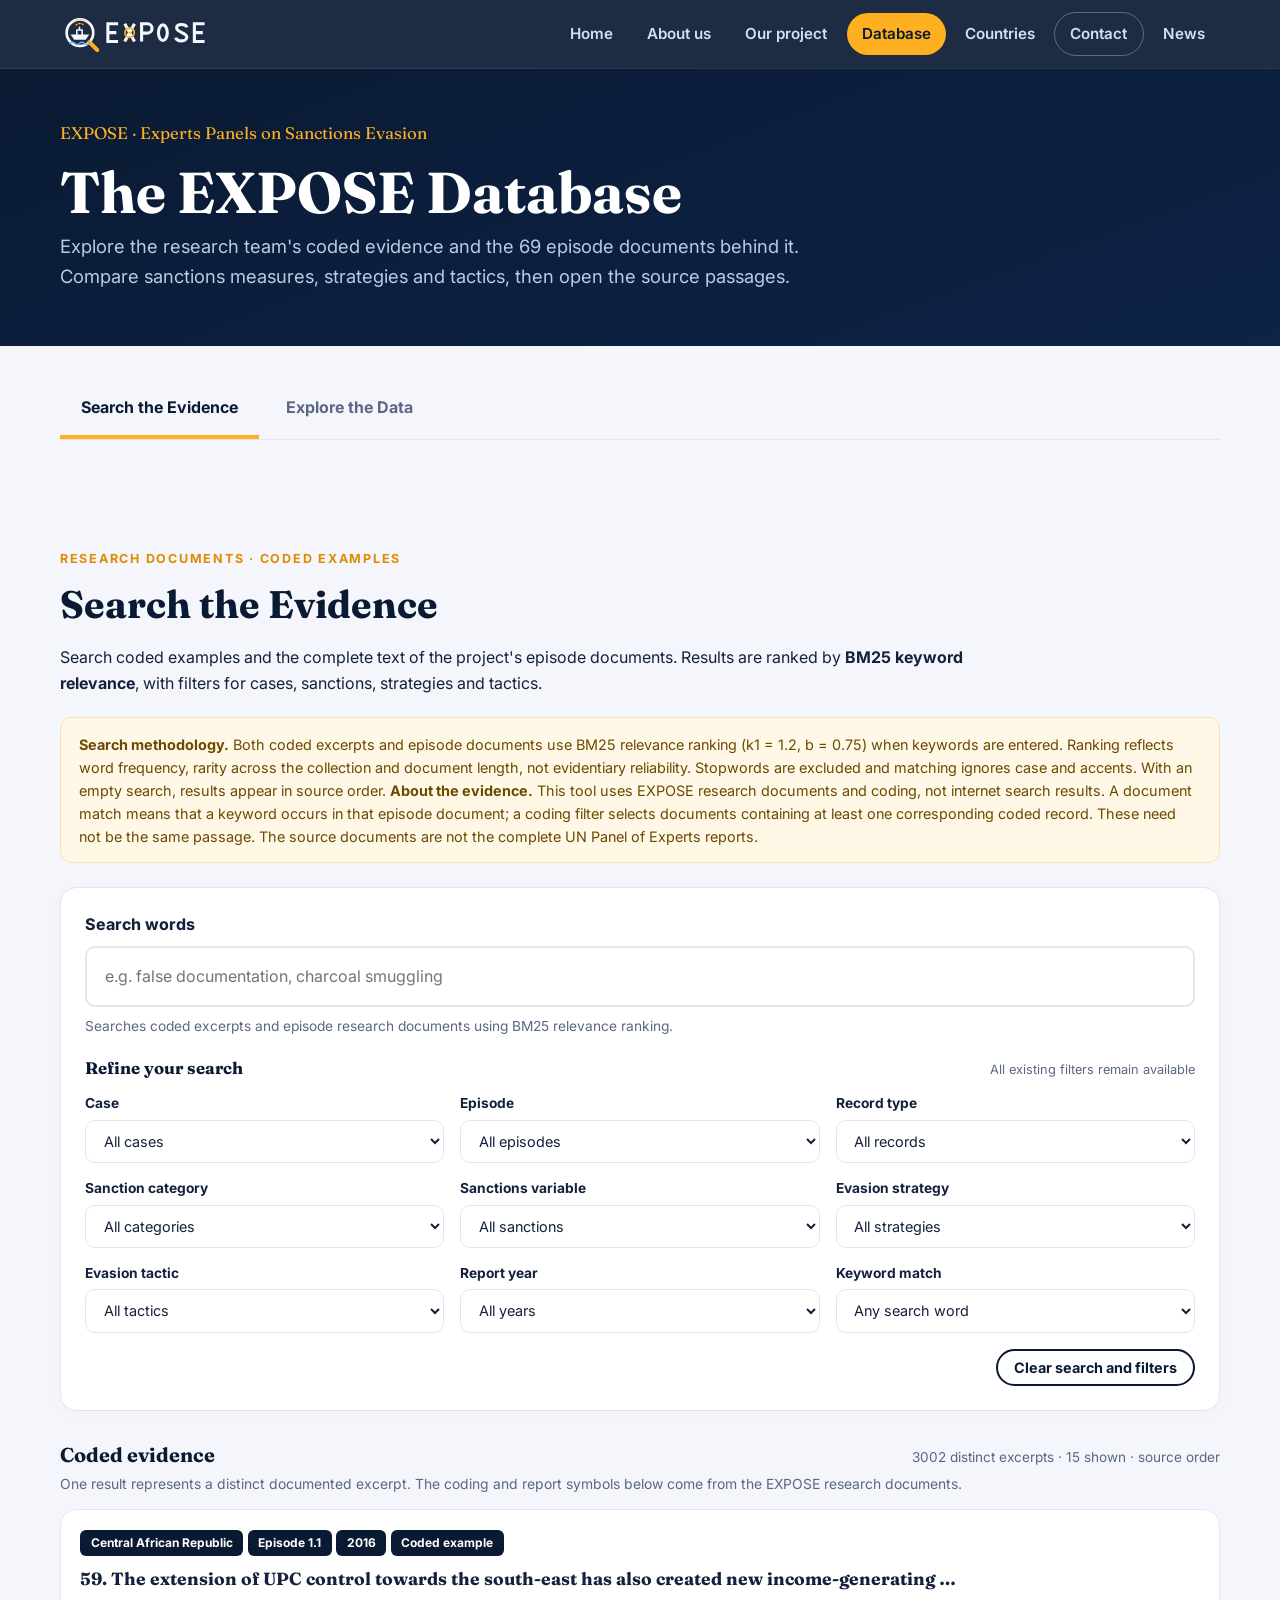
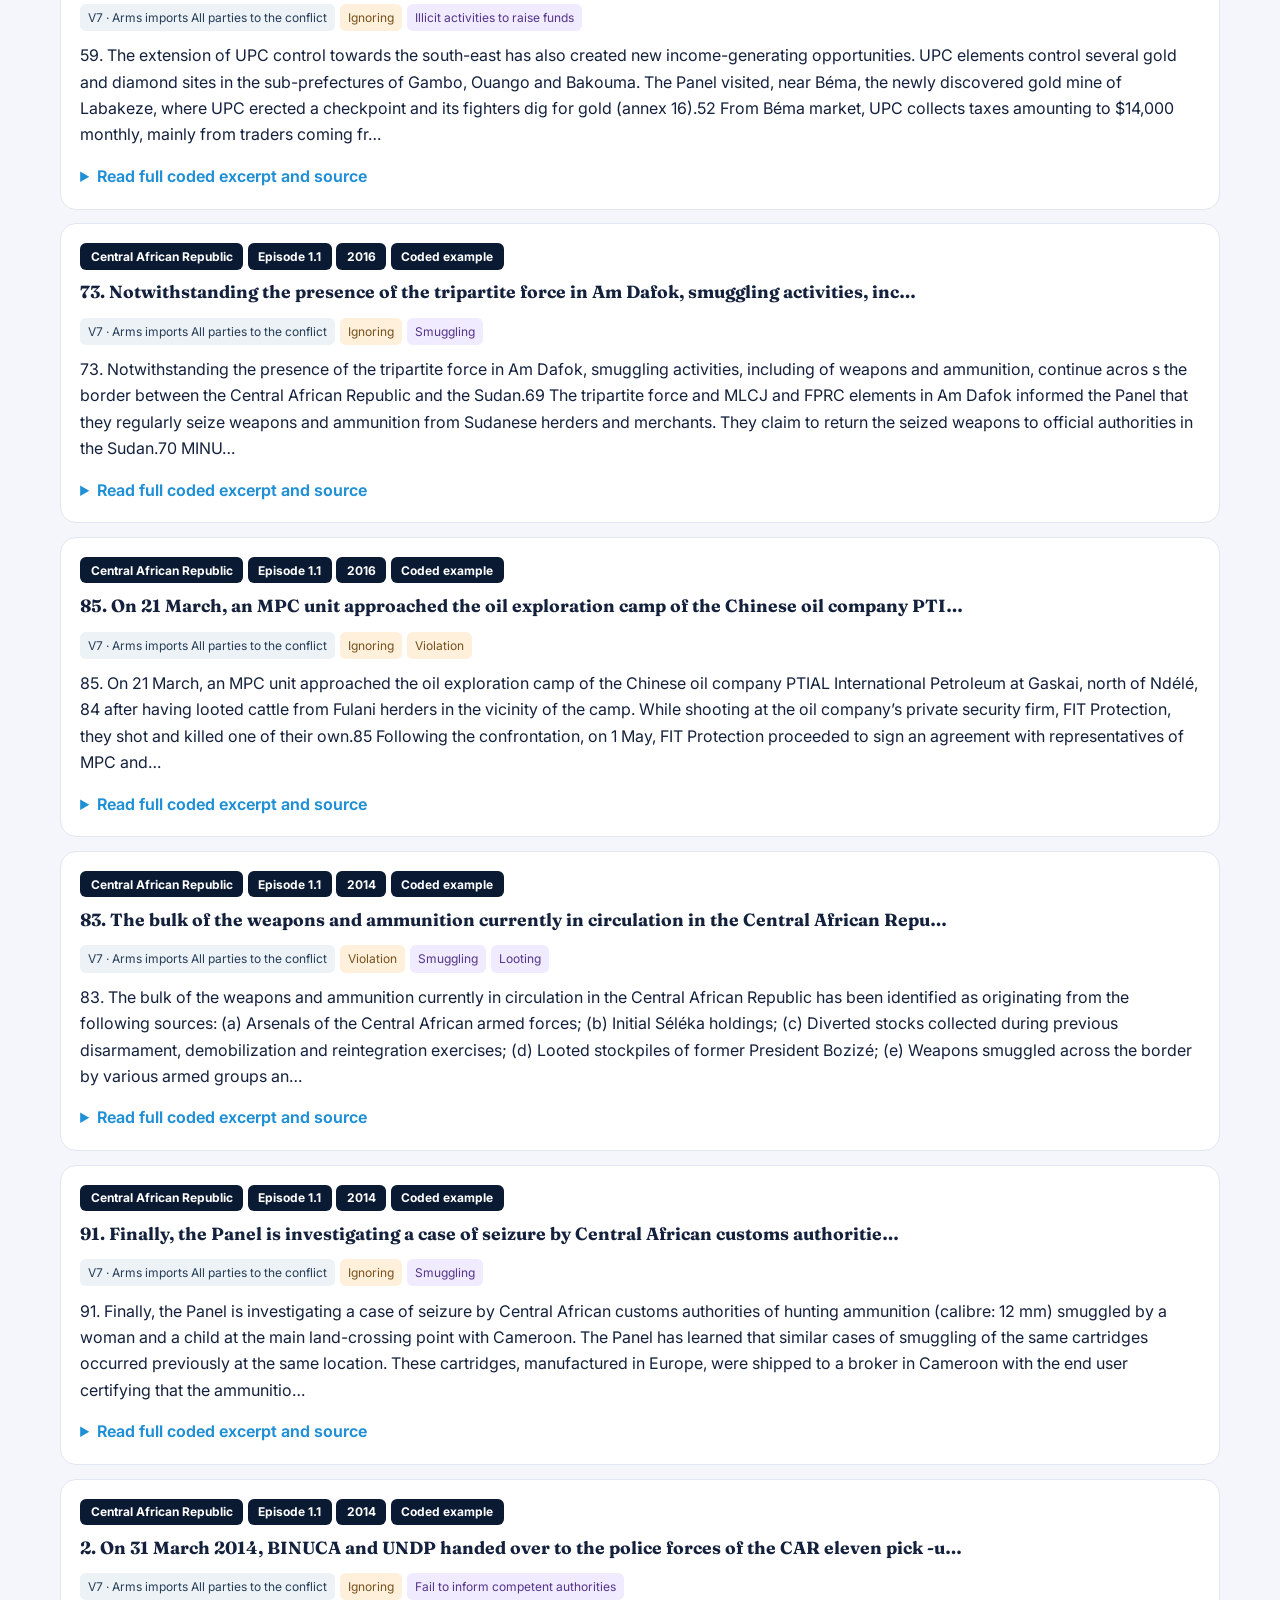
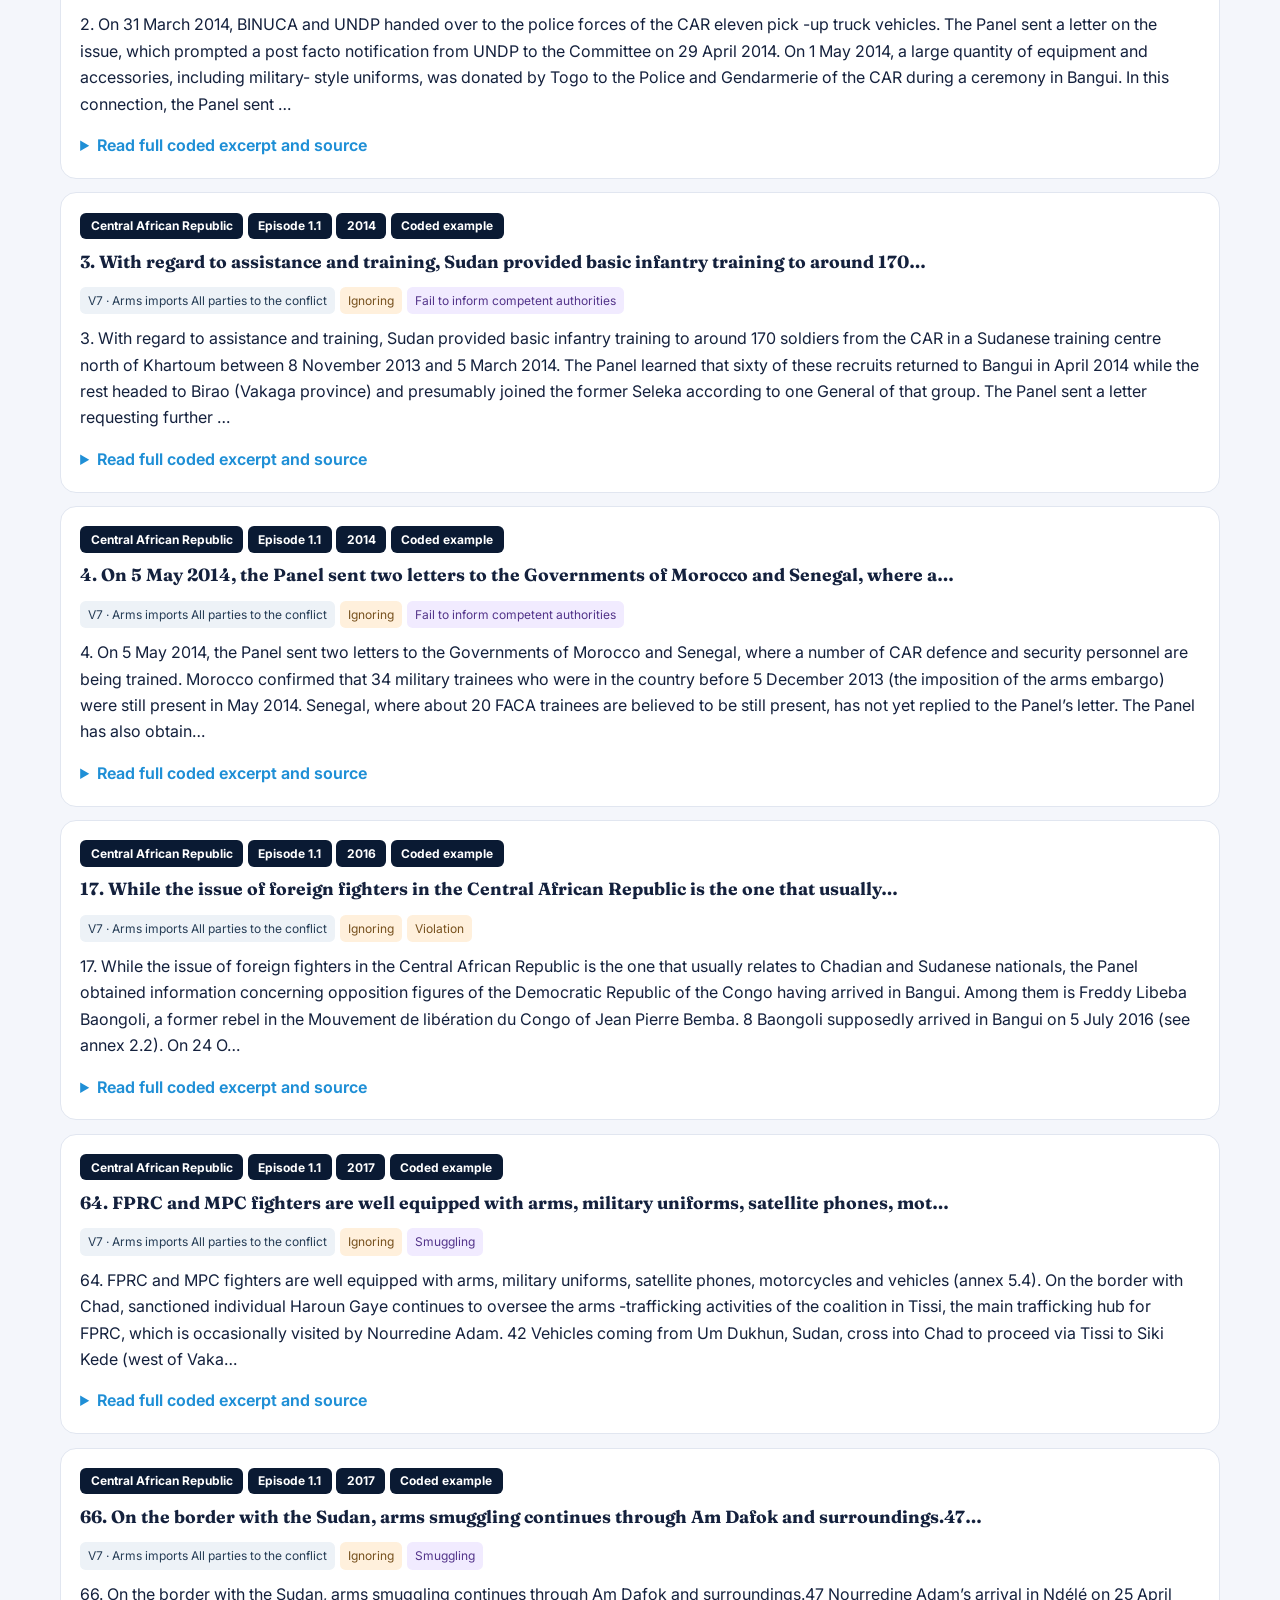
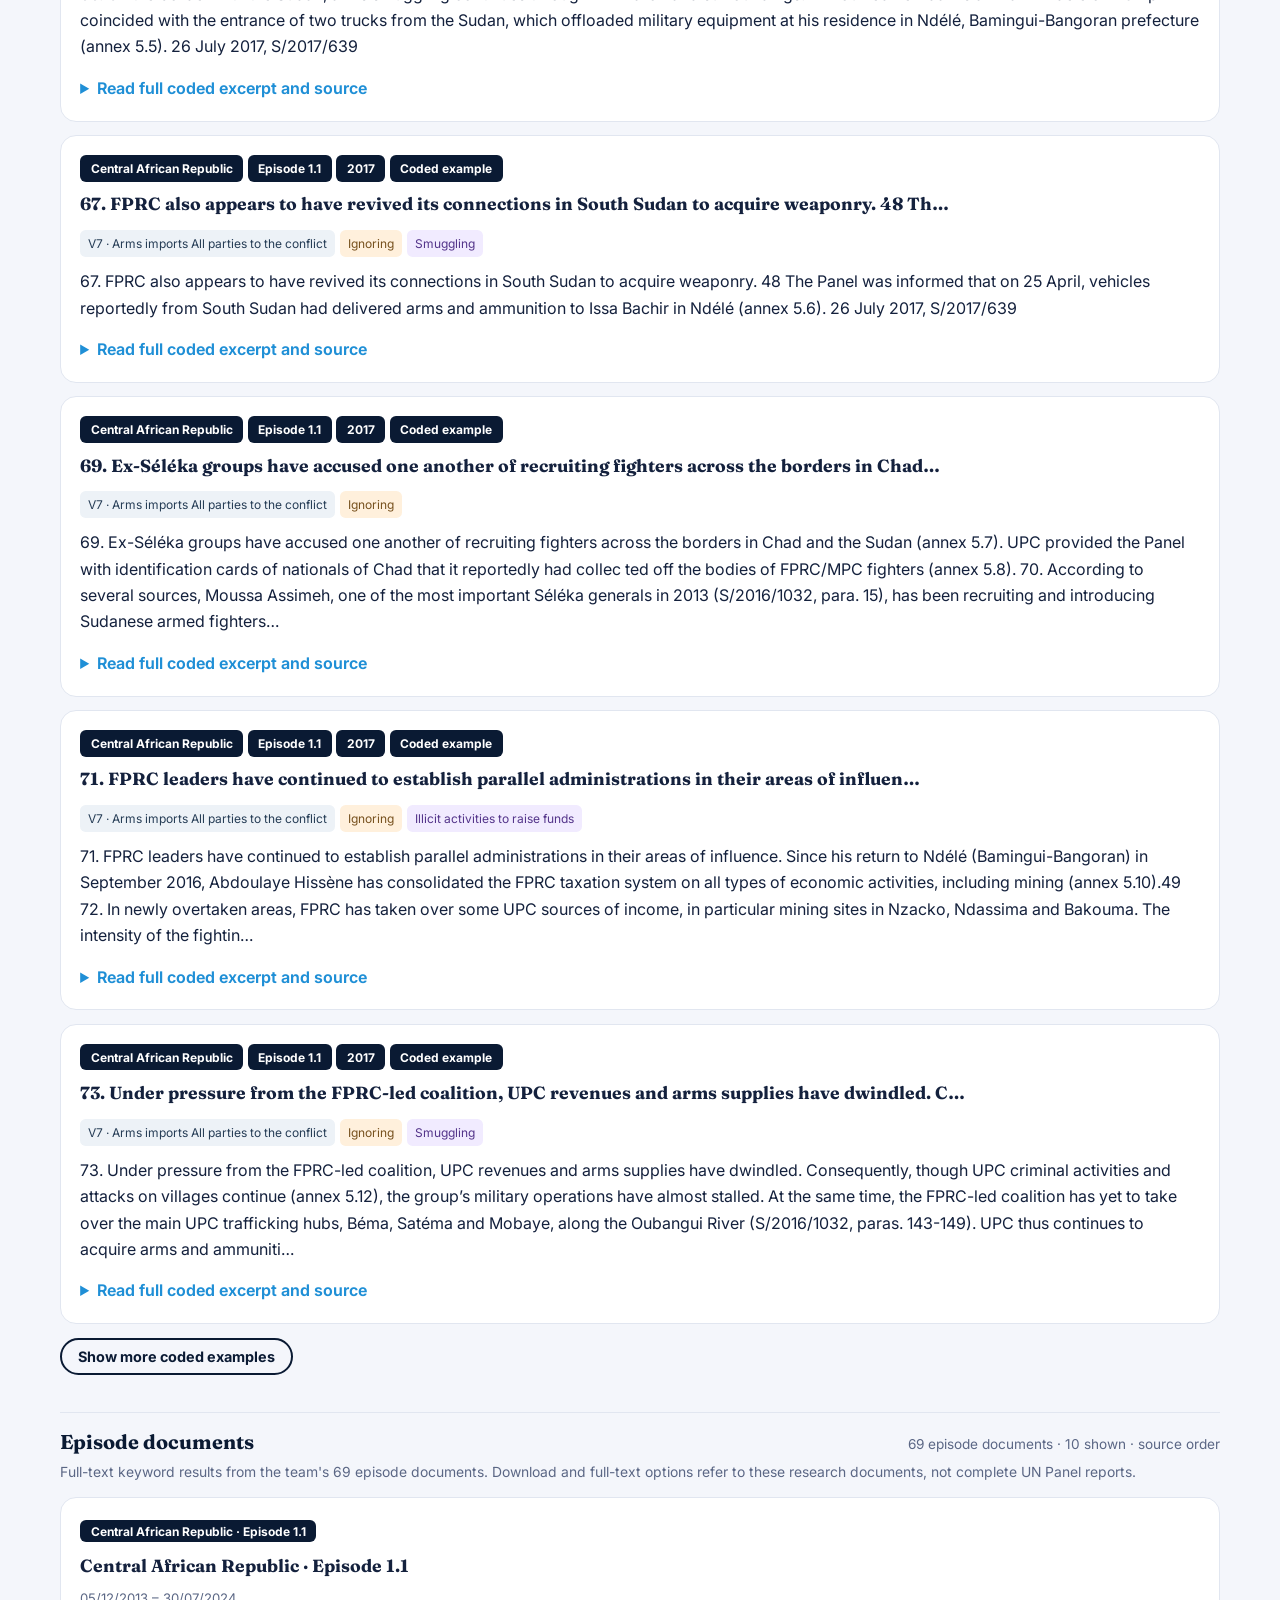
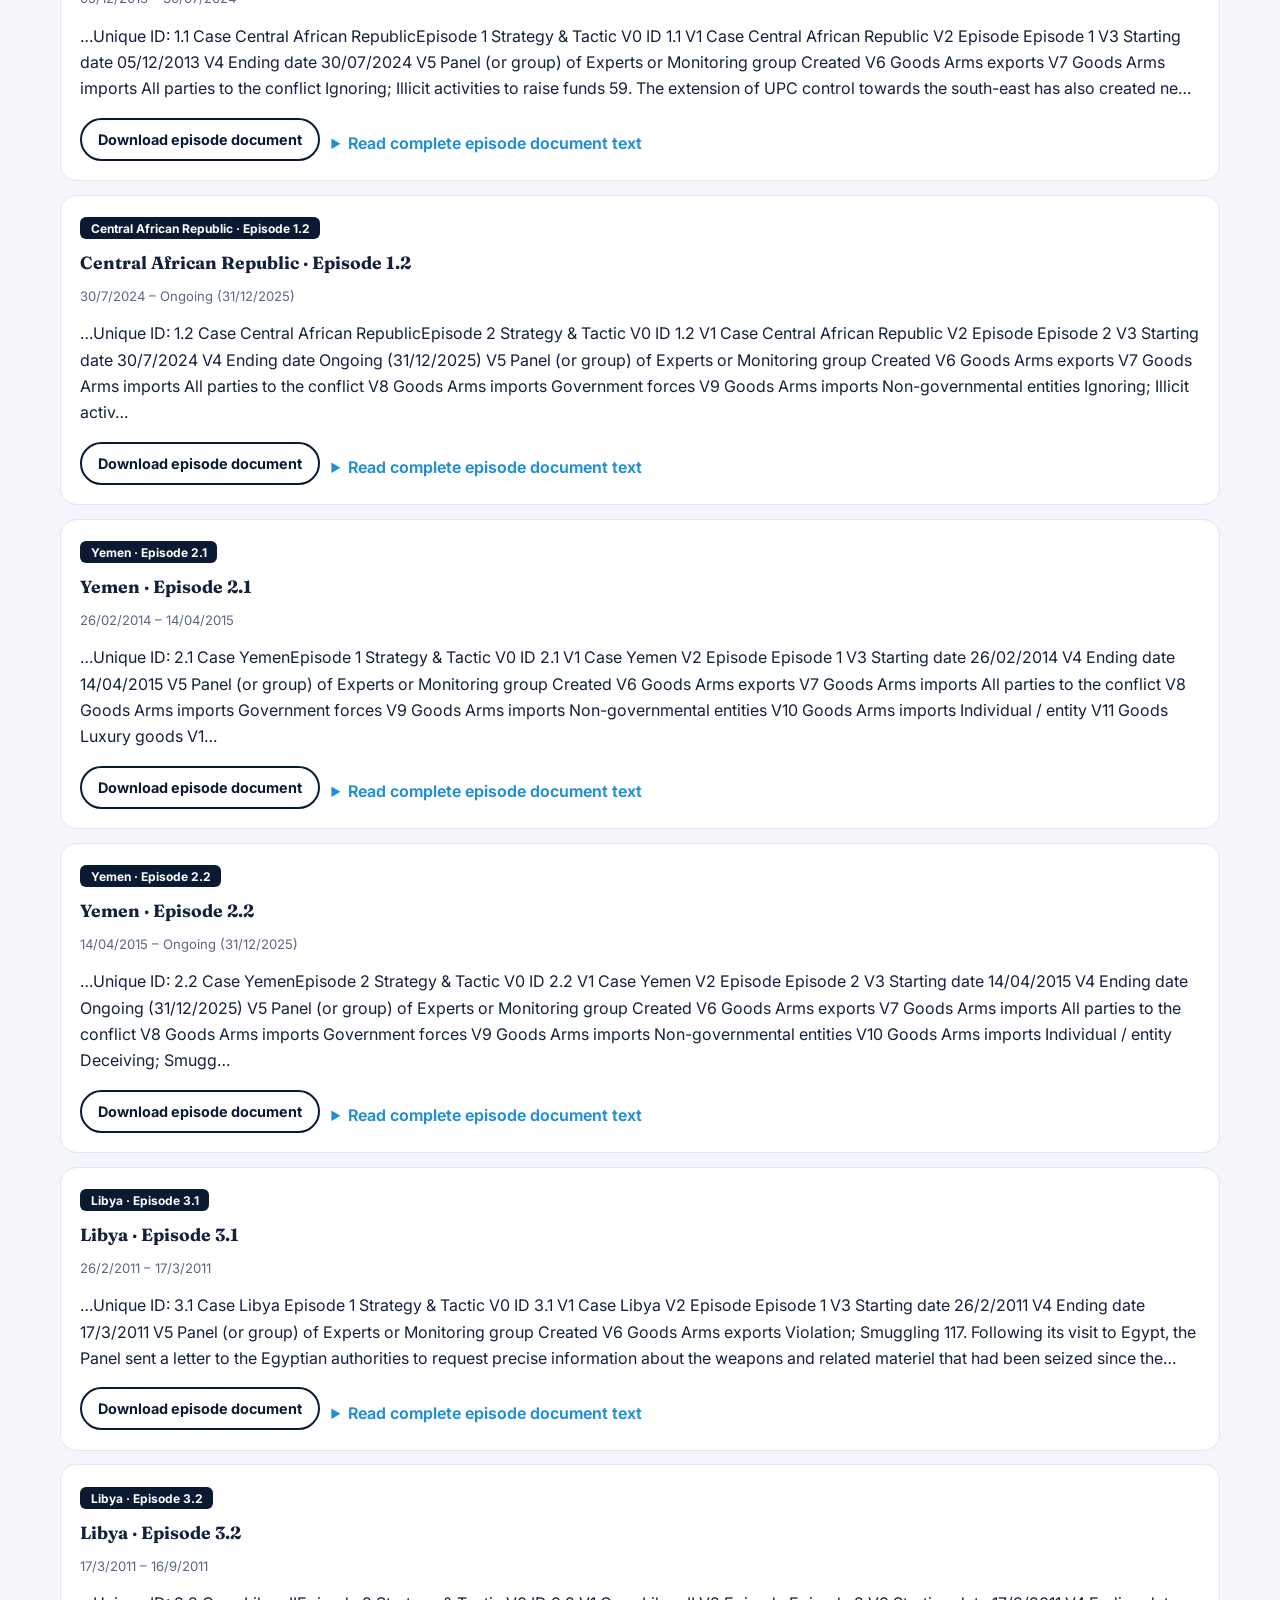
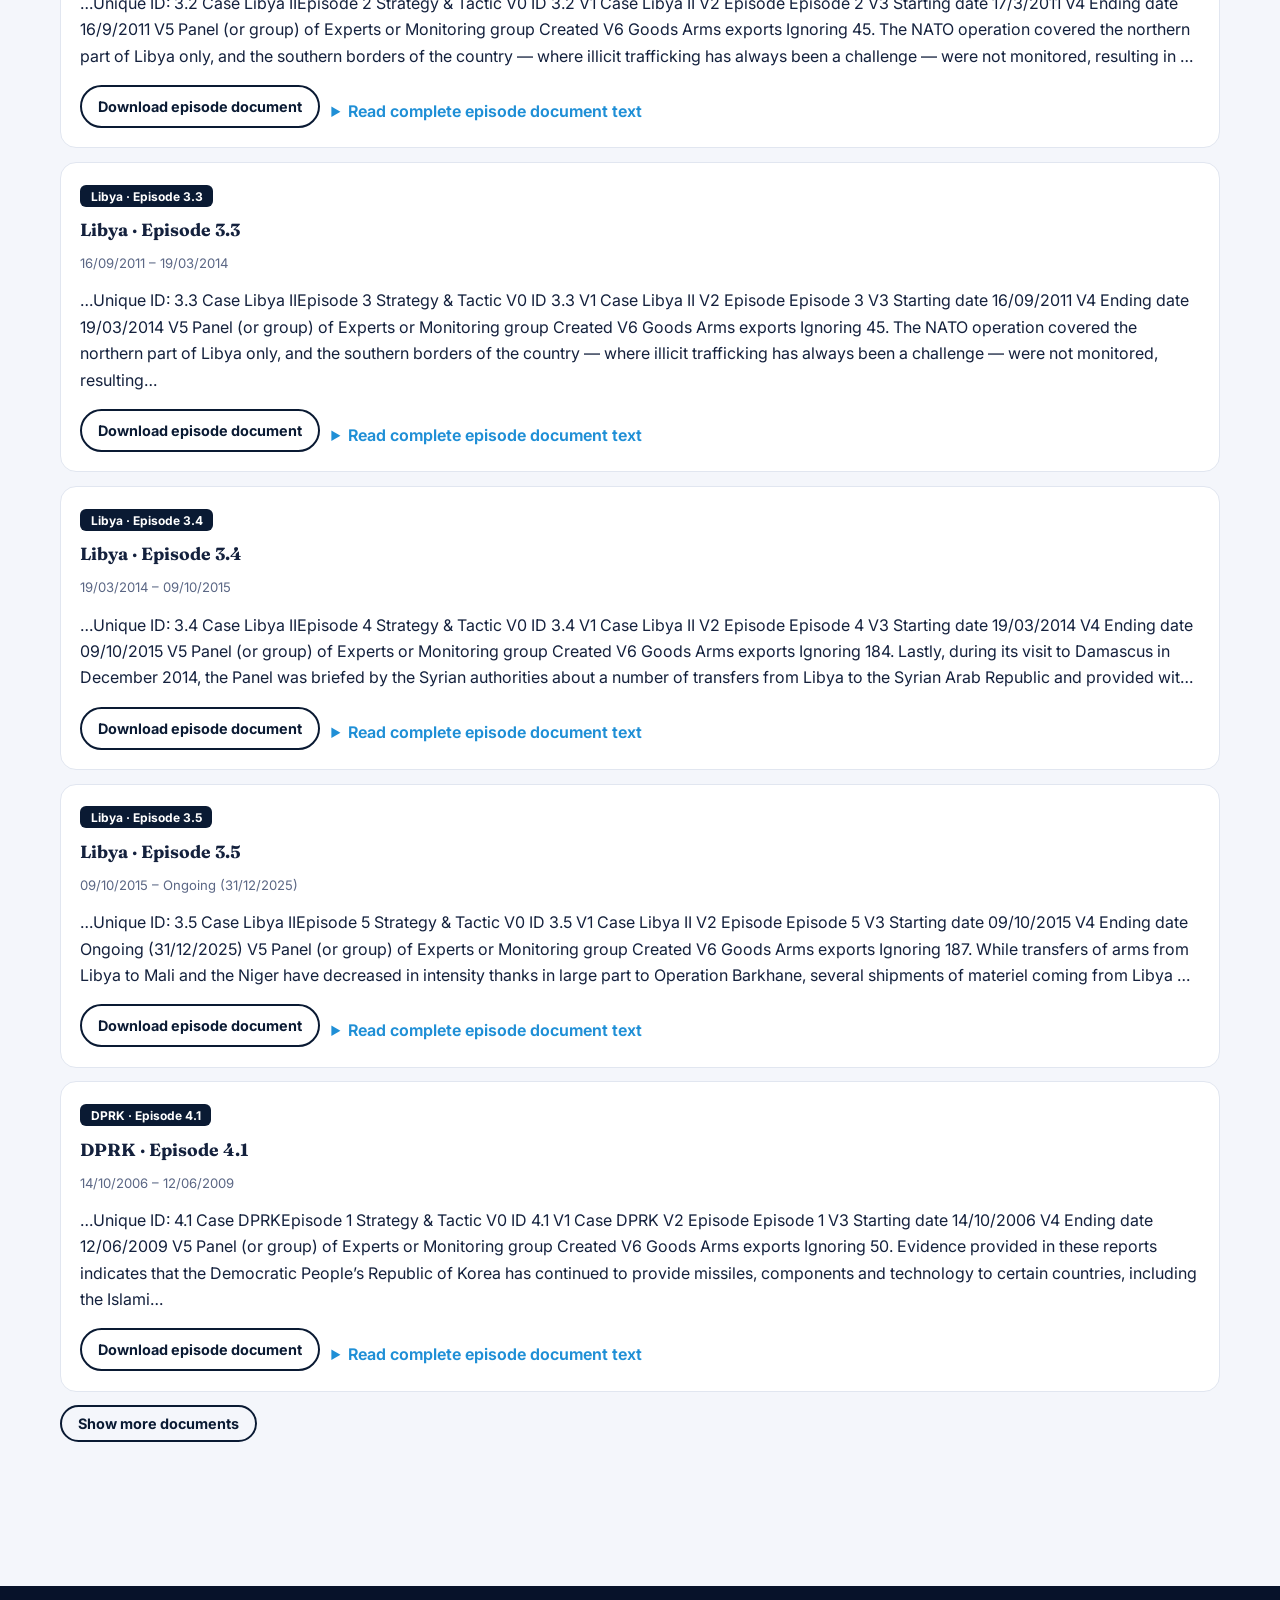
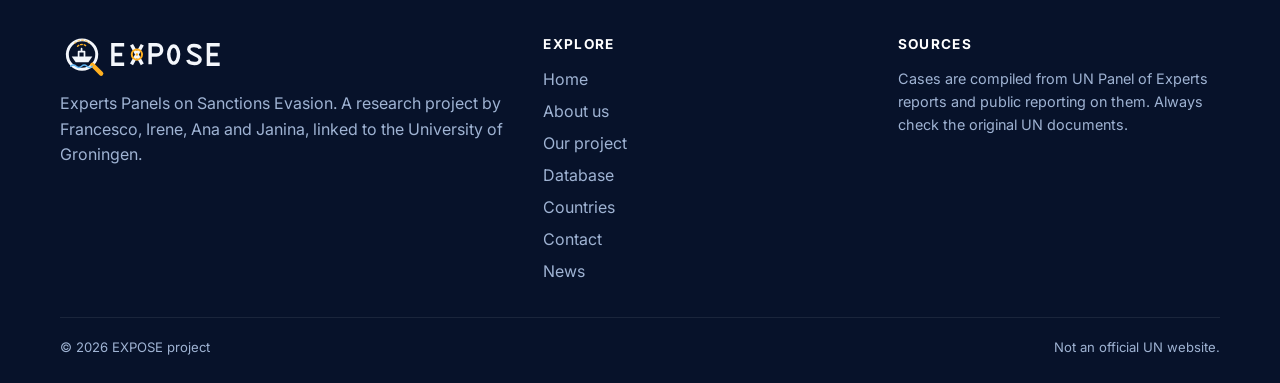
<file: document-search.html>
<!DOCTYPE html>
<html lang="en">
<head>
<meta charset="utf-8">
<meta name="viewport" content="width=device-width, initial-scale=1">
<meta http-equiv="refresh" content="0; url=database.html?view=search">
<title>Document Search has moved – EXPOSE</title>
<link rel="canonical" href="database.html?view=search">
<script>location.replace("database.html?view=search"+(location.hash||""));</script>
</head>
<body><p>Document Search is now part of the <a href="database.html?view=search">EXPOSE Database</a>.</p></body>
</html>
</file>
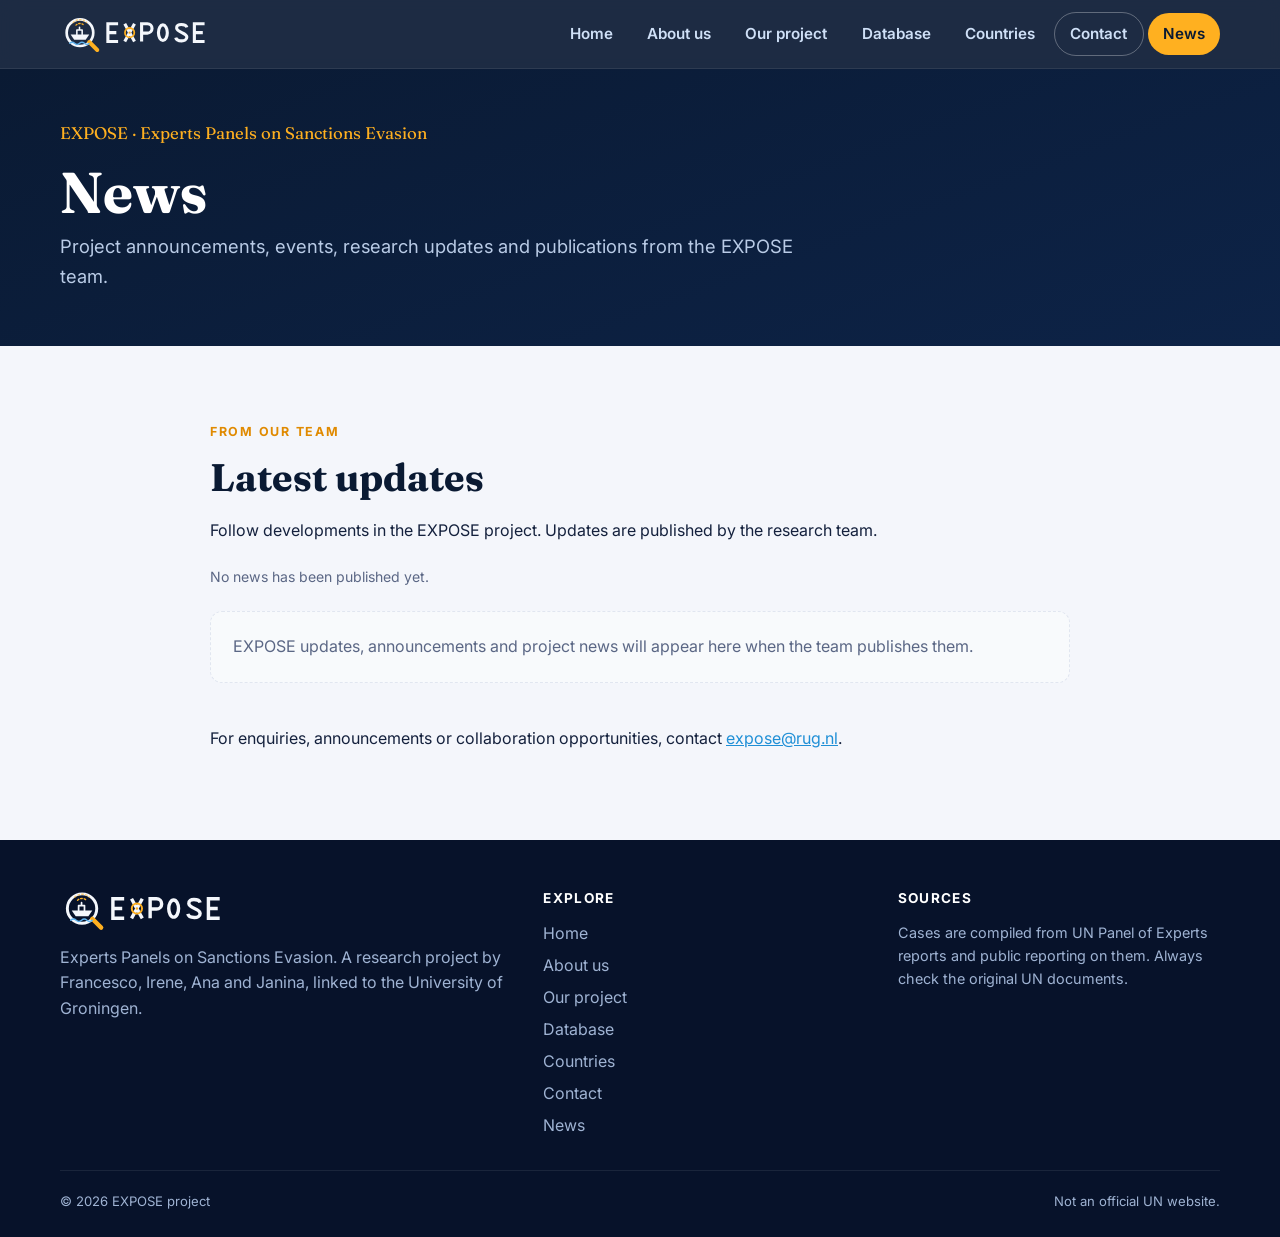
<file: news.html>
<!DOCTYPE html>
<html lang="en">
<head>
  <meta charset="utf-8">
  <meta name="viewport" content="width=device-width, initial-scale=1">
  <title>News – EXPOSE</title>
  <meta name="description" content="News, announcements, events and updates from the EXPOSE research team.">
  <link rel="icon" href="assets/favicon.svg" type="image/svg+xml">
  <link rel="preconnect" href="https://fonts.googleapis.com">
  <link href="https://fonts.googleapis.com/css2?family=Fraunces:opsz,wght@9..144,600;9..144,700&family=Inter:wght@400;600;700;800&display=swap" rel="stylesheet">
  <link rel="stylesheet" href="css/style.css">
  <link rel="stylesheet" href="css/document-search.css">
  <link rel="stylesheet" href="css/news.css">
</head>
<body data-page="news">
  <a class="skip" href="#main">Skip to content</a>
  <header class="site-header">
    <div class="container nav">
      <a class="brand" href="index.html" aria-label="EXPOSE home"><img src="assets/logo.svg" alt="EXPOSE"></a>
      <button class="menu-toggle" aria-expanded="false" aria-controls="menu">&#9776; Menu</button>
      <ul id="menu" class="menu">
        <li><a href="index.html">Home</a></li>
        <li><a href="about.html">About us</a></li>
        <li><a href="our-project.html">Our project</a></li>
        <li><a href="database.html">Database</a></li>
        <li><a href="countries.html">Countries</a></li>
        <li class="cta"><a href="contact.html">Contact</a></li>
        <li><a href="news.html" aria-current="page">News</a></li></ul>
    </div>
  </header>

  <main id="main">
    <section class="page-hero">
      <div class="container">
        <div class="tagline">EXPOSE &middot; Experts Panels on Sanctions Evasion</div>
        <h1>News</h1>
        <p class="lead">Project announcements, events, research updates and publications from the EXPOSE team.</p>
      </div>
    </section>
    <section>
      <div class="container news-layout">
        <div class="news-intro">
          <span class="eyebrow">From our team</span>
          <h2>Latest updates</h2>
          <p>Follow developments in the EXPOSE project. Updates are published by the research team.</p>
        </div>
        <p class="news-status" id="news-status" role="status" aria-live="polite">Loading updates…</p>
        <div id="news-list" class="news-list"></div>
        <p class="small" style="margin-top:1.7rem">For enquiries, announcements or collaboration opportunities, contact <a href="mailto:expose@rug.nl">expose@rug.nl</a>.</p>
      </div>
    </section>
  </main>

  <footer class="site-footer">
    <div class="container">
      <div class="foot">
        <div>
          <img src="assets/logo.svg" alt="EXPOSE">
          <p>Experts Panels on Sanctions Evasion. A research project by Francesco, Irene, Ana and Janina, linked to the University of Groningen.</p>
        </div>
        <div><h4>Explore</h4><ul><li><a href="index.html">Home</a></li><li><a href="about.html">About us</a></li><li><a href="our-project.html">Our project</a></li><li><a href="database.html">Database</a></li>
        <li><a href="countries.html">Countries</a></li><li><a href="contact.html">Contact</a></li><li><a href="news.html">News</a></li></ul></div>
        <div><h4>Sources</h4><p style="font-size:.9rem">Cases are compiled from UN Panel of Experts reports and public reporting on them. Always check the original UN documents.</p></div>
      </div>
      <div class="legal"><span>&copy; <span data-year></span> EXPOSE project</span><span>Not an official UN website.</span></div>
    </div>
  </footer>

  <script src="js/news.js"></script>
  <script src="js/main.js"></script>
</body>
</html>
</file>
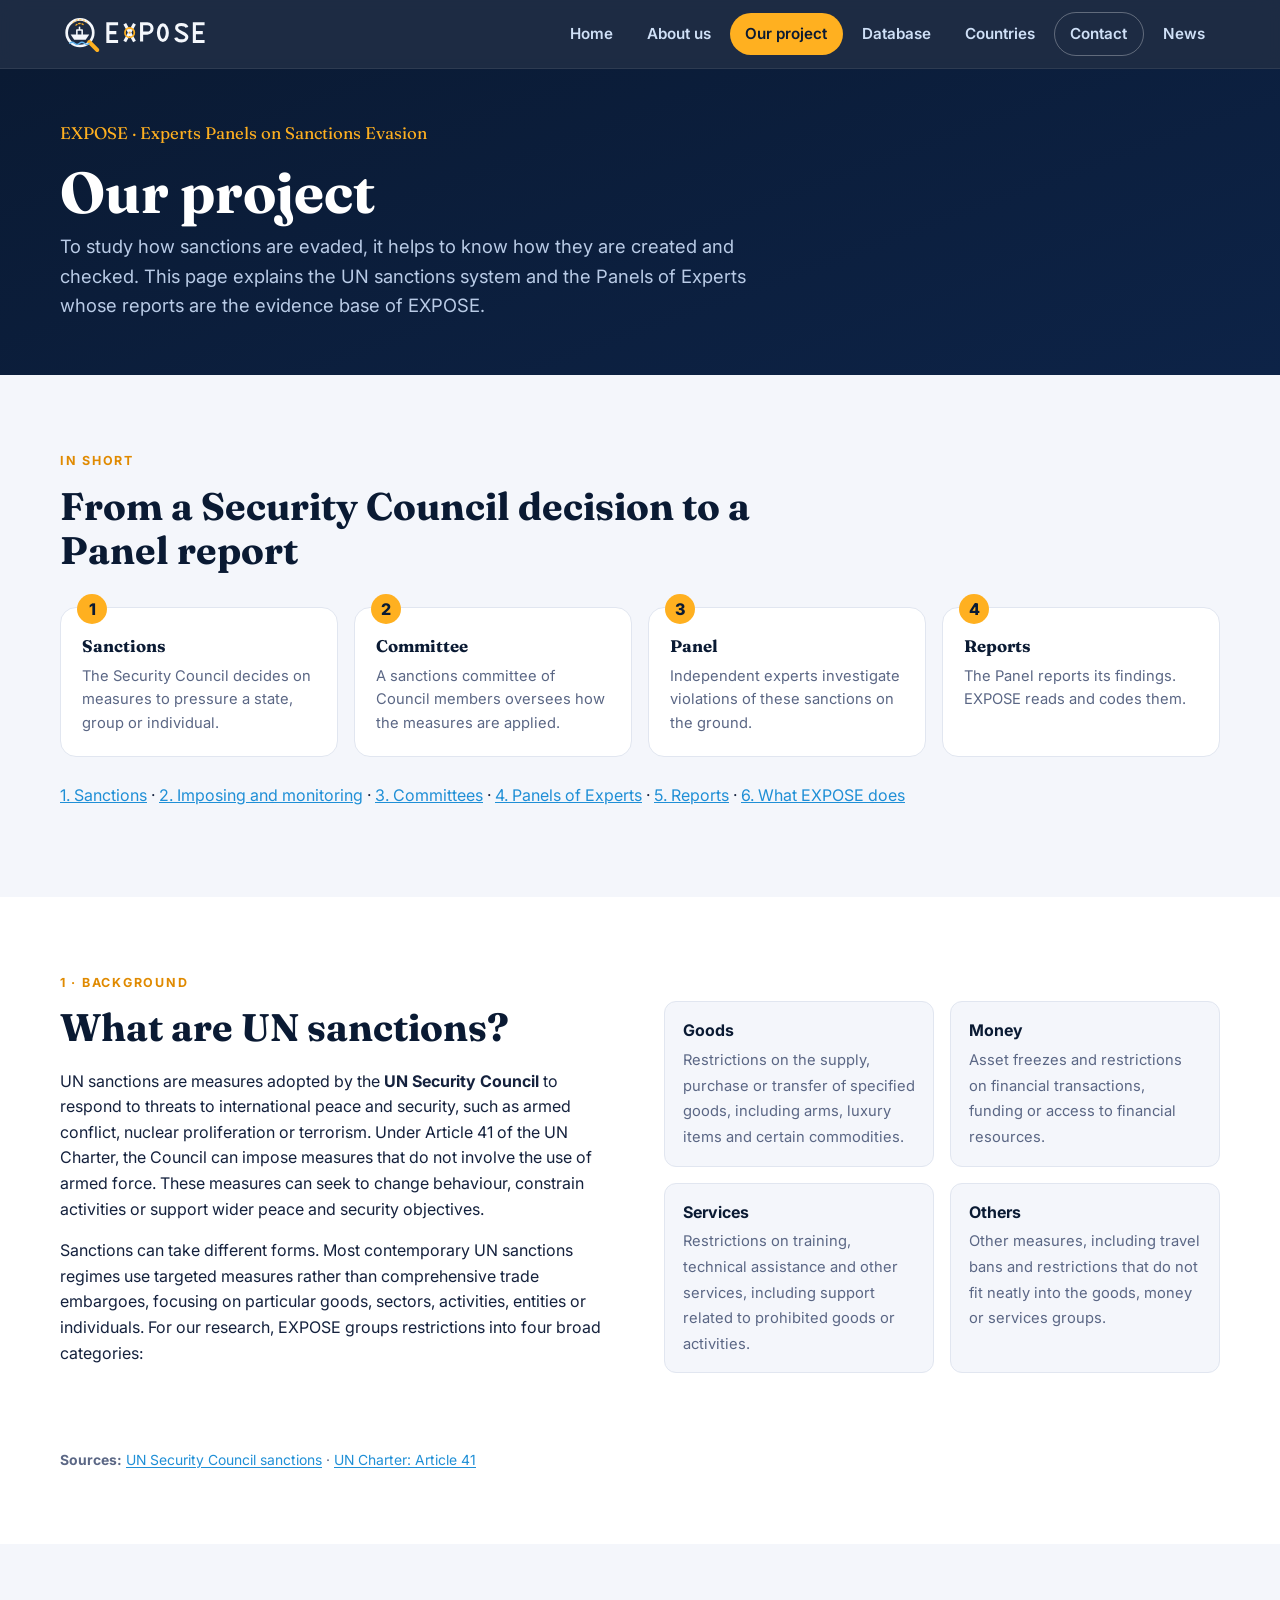
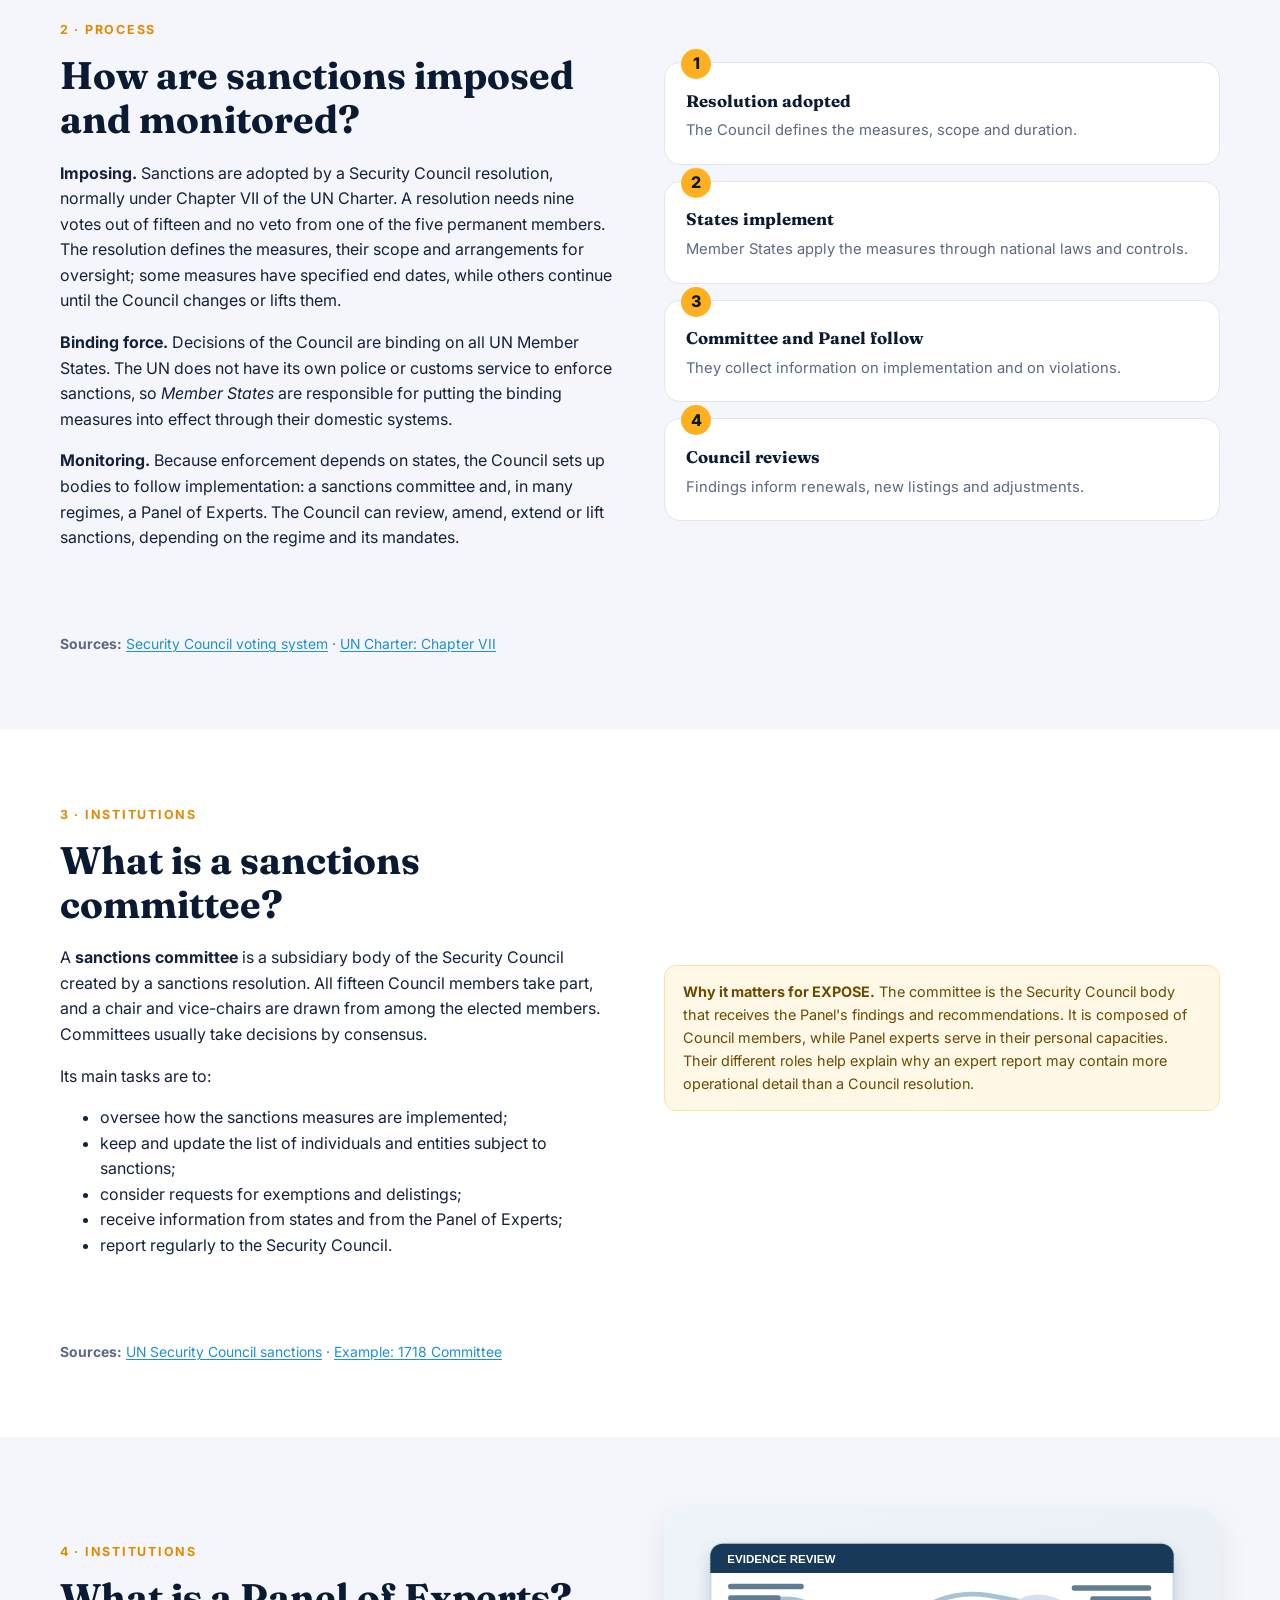
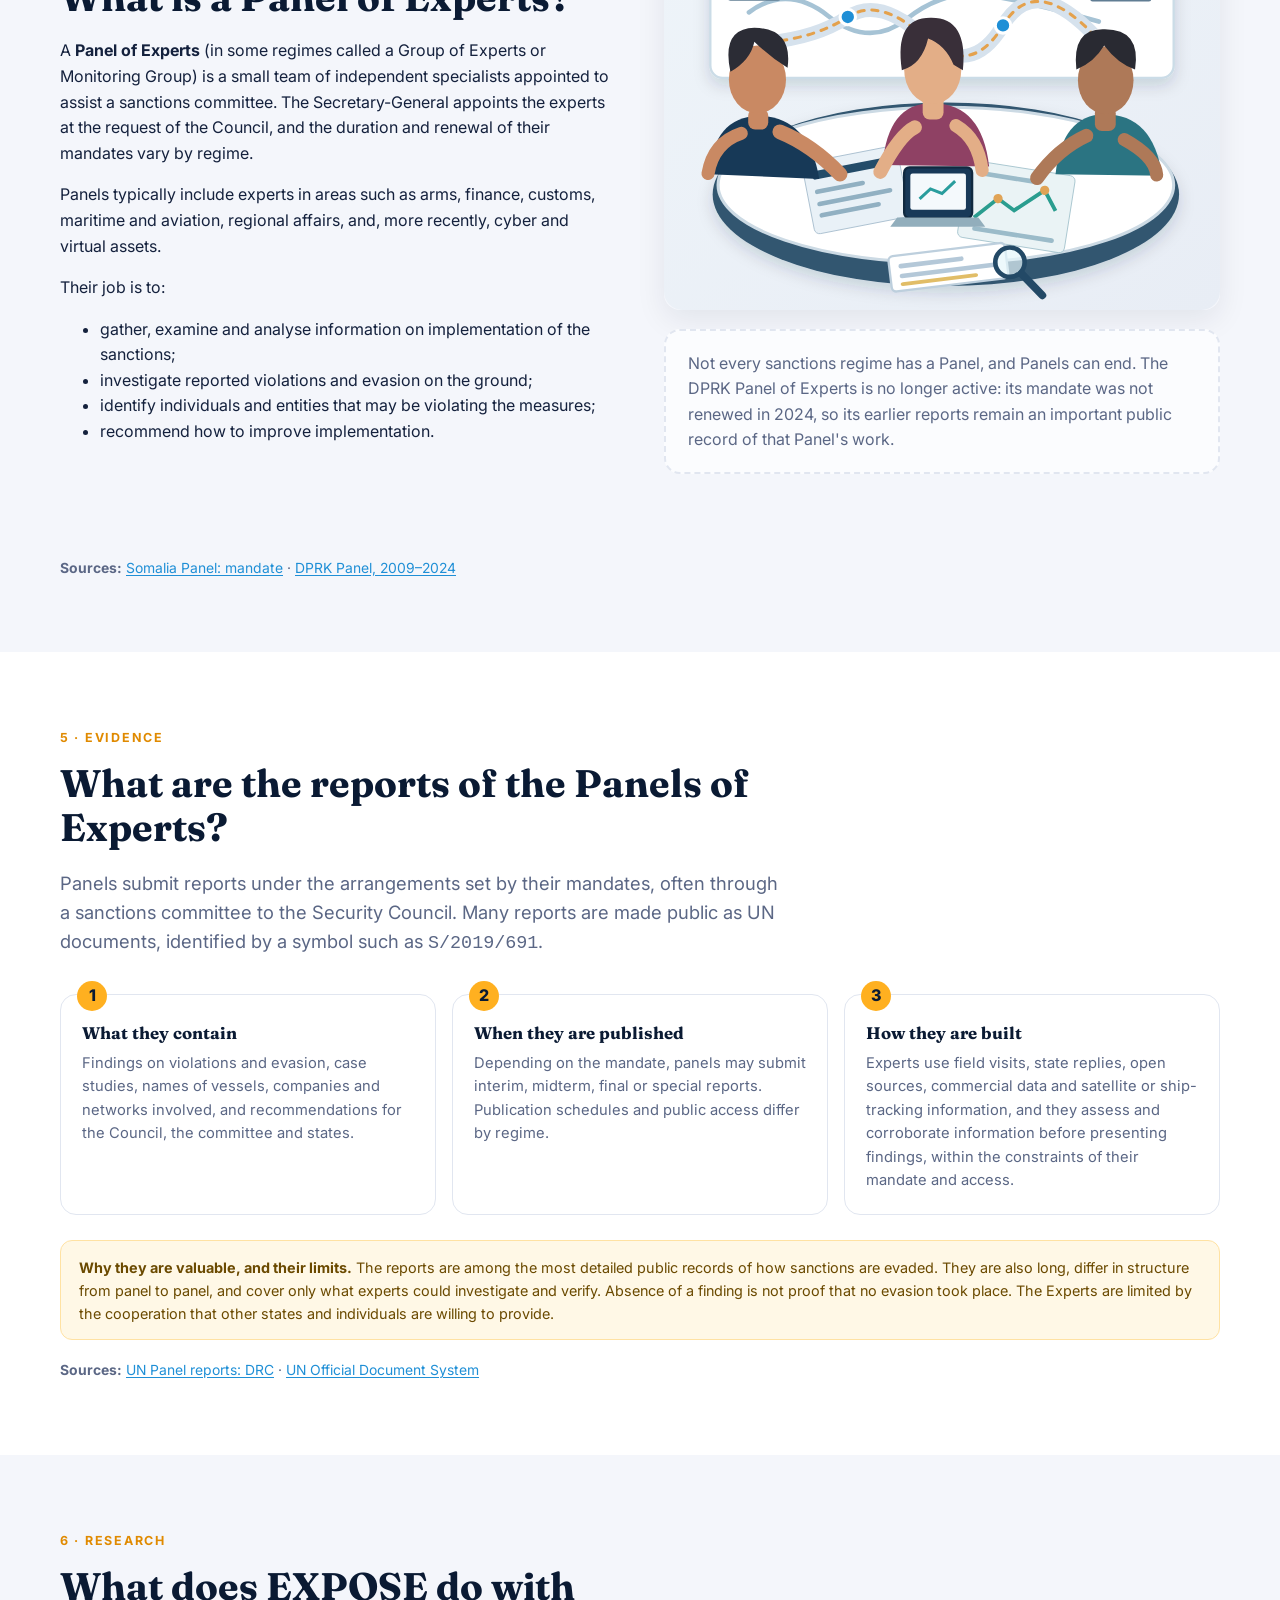
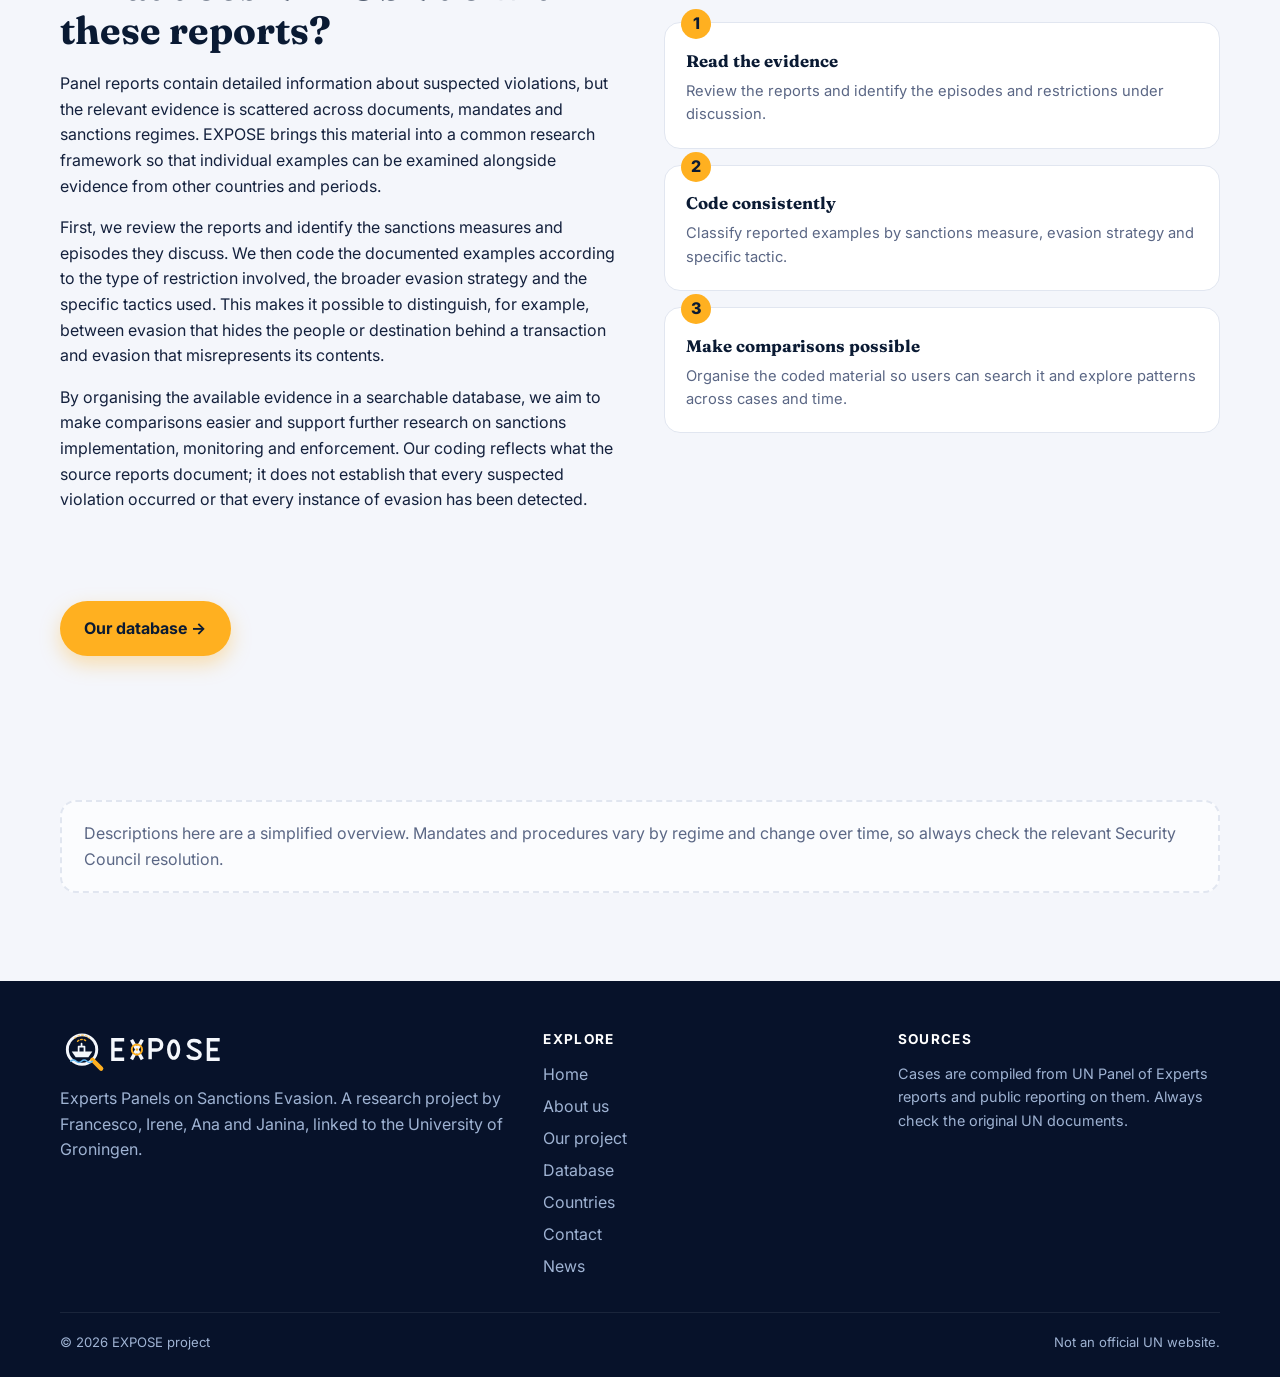
<file: our-project.html>
<!DOCTYPE html>
<html lang="en">
<head>
  <meta charset="utf-8">
  <meta name="viewport" content="width=device-width, initial-scale=1">
  <title>Our project – EXPOSE</title>
  <meta name="description" content="What UN sanctions are, how they are imposed and monitored, and what Panels of Experts and their reports are. The background to the EXPOSE project.">
  <link rel="icon" href="assets/favicon.svg" type="image/svg+xml">
  <link rel="preconnect" href="https://fonts.googleapis.com">
  <link href="https://fonts.googleapis.com/css2?family=Fraunces:opsz,wght@9..144,600;9..144,700&family=Inter:wght@400;600;700;800&display=swap" rel="stylesheet">
  <link rel="stylesheet" href="css/style.css">
  <link rel="stylesheet" href="css/document-search.css">
</head>
<body data-page="project">
  <a class="skip" href="#main">Skip to content</a>
  <header class="site-header">
    <div class="container nav">
      <a class="brand" href="index.html" aria-label="EXPOSE home"><img src="assets/logo.svg" alt="EXPOSE"></a>
      <button class="menu-toggle" aria-expanded="false" aria-controls="menu">&#9776; Menu</button>
      <ul id="menu" class="menu">
        <li><a href="index.html">Home</a></li>
        <li><a href="about.html">About us</a></li>
        <li><a href="our-project.html" aria-current="page">Our project</a></li>
        <li><a href="database.html">Database</a></li>
        <li><a href="countries.html">Countries</a></li>
        <li class="cta"><a href="contact.html">Contact</a></li>
        <li><a href="news.html">News</a></li></ul>
    </div>
  </header>

  <main id="main">
    <section class="page-hero">
      <div class="container">
        <div class="tagline">EXPOSE &middot; Experts Panels on Sanctions Evasion</div>
        <h1>Our project</h1>
        <p class="lead">To study how sanctions are evaded, it helps to know how they are created and checked. This page explains the UN sanctions system and the Panels of Experts whose reports are the evidence base of EXPOSE.</p>
      </div>
    </section>

    <section>
      <div class="container">
        <div class="section-head reveal">
          <span class="eyebrow">In short</span>
          <h2>From a Security Council decision to a Panel report</h2>
        </div>
        <div class="steps">
          <div class="step reveal"><h3>Sanctions</h3><p>The Security Council decides on measures to pressure a state, group or individual.</p></div>
          <div class="step reveal"><h3>Committee</h3><p>A sanctions committee of Council members oversees how the measures are applied.</p></div>
          <div class="step reveal"><h3>Panel</h3><p>Independent experts investigate violations of these sanctions on the ground.</p></div>
          <div class="step reveal"><h3>Reports</h3><p>The Panel reports its findings. EXPOSE reads and codes them.</p></div>
        </div>
        <p style="margin-top:1.6rem"><a href="#sanctions">1. Sanctions</a> &middot; <a href="#imposed">2. Imposing and monitoring</a> &middot; <a href="#committee">3. Committees</a> &middot; <a href="#panels">4. Panels of Experts</a> &middot; <a href="#reports">5. Reports</a> &middot; <a href="#expose">6. What EXPOSE does</a></p>
      </div>
    </section>

    <section class="section-alt" id="sanctions">
      <div class="container split">
        <div class="reveal">
          <span class="eyebrow">1 &middot; Background</span>
          <h2>What are UN sanctions?</h2>
          <p>UN sanctions are measures adopted by the <strong>UN Security Council</strong> to respond to threats to international peace and security, such as armed conflict, nuclear proliferation or terrorism. Under Article 41 of the UN Charter, the Council can impose measures that do not involve the use of armed force. These measures can seek to change behaviour, constrain activities or support wider peace and security objectives.</p>
          <p>Sanctions can take different forms. Most contemporary UN sanctions regimes use targeted measures rather than comprehensive trade embargoes, focusing on particular goods, sectors, activities, entities or individuals. For our research, EXPOSE groups restrictions into four broad categories:</p>
        </div>
        <div class="reveal">
          <div class="pillars" style="grid-template-columns:1fr 1fr">
            <div class="pillar"><b>Goods</b><span>Restrictions on the supply, purchase or transfer of specified goods, including arms, luxury items and certain commodities.</span></div>
            <div class="pillar"><b>Money </b><span>Asset freezes and restrictions on financial transactions, funding or access to financial resources.</span></div>
            <div class="pillar"><b>Services</b><span>Restrictions on training, technical assistance and other services, including support related to prohibited goods or activities.</span></div>
            <div class="pillar"><b>Others</b><span>Other measures, including travel bans and restrictions that do not fit neatly into the goods, money or services groups.</span></div>
          </div>
        </div>
        <p class="section-sources"><strong>Sources:</strong> <a href="https://main.un.org/securitycouncil/en/sanctions/information" target="_blank" rel="noopener noreferrer">UN Security Council sanctions</a> · <a href="https://www.un.org/about-us/un-charter/chapter-7" target="_blank" rel="noopener noreferrer">UN Charter: Article 41</a></p>
      </div>
    </section>

    <section id="imposed">
      <div class="container split">
        <div class="reveal">
          <span class="eyebrow">2 &middot; Process</span>
          <h2>How are sanctions imposed and monitored?</h2>
          <p><strong>Imposing.</strong> Sanctions are adopted by a Security Council resolution, normally under Chapter VII of the UN Charter. A resolution needs nine votes out of fifteen and no veto from one of the five permanent members. The resolution defines the measures, their scope and arrangements for oversight; some measures have specified end dates, while others continue until the Council changes or lifts them.</p>
          <p><strong>Binding force.</strong> Decisions of the Council are binding on all UN Member States. The UN does not have its own police or customs service to enforce sanctions, so <em>Member States</em> are responsible for putting the binding measures into effect through their domestic systems.</p>
          <p><strong>Monitoring.</strong> Because enforcement depends on states, the Council sets up bodies to follow implementation: a sanctions committee and, in many regimes, a Panel of Experts. The Council can review, amend, extend or lift sanctions, depending on the regime and its mandates.</p>
        </div>
        <div class="reveal">
          <div class="steps" style="grid-template-columns:1fr">
            <div class="step"><h3>Resolution adopted</h3><p>The Council defines the measures, scope and duration.</p></div>
            <div class="step"><h3>States implement</h3><p>Member States apply the measures through national laws and controls.</p></div>
            <div class="step"><h3>Committee and Panel follow</h3><p>They collect information on implementation and on violations.</p></div>
            <div class="step"><h3>Council reviews</h3><p>Findings inform renewals, new listings and adjustments.</p></div>
          </div>
        </div>
        <p class="section-sources"><strong>Sources:</strong> <a href="https://main.un.org/securitycouncil/en/content/voting-system" target="_blank" rel="noopener noreferrer">Security Council voting system</a> · <a href="https://www.un.org/about-us/un-charter/chapter-7" target="_blank" rel="noopener noreferrer">UN Charter: Chapter VII</a></p>
      </div>
    </section>

    <section class="section-alt" id="committee">
      <div class="container split">
        <div class="reveal">
          <span class="eyebrow">3 &middot; Institutions</span>
          <h2>What is a sanctions committee?</h2>
          <p>A <strong>sanctions committee</strong> is a subsidiary body of the Security Council created by a sanctions resolution. All fifteen Council members take part, and a chair and vice-chairs are drawn from among the elected members. Committees usually take decisions by consensus.</p>
          <p>Its main tasks are to:</p>
          <ul>
            <li>oversee how the sanctions measures are implemented;</li>
            <li>keep and update the list of individuals and entities subject to sanctions;</li>
            <li>consider requests for exemptions and delistings;</li>
            <li>receive information from states and from the Panel of Experts;</li>
            <li>report regularly to the Security Council.</li>
          </ul>
        </div>
        <div class="reveal">
          <p class="notice" style="margin:0"><strong>Why it matters for EXPOSE.</strong> The committee is the Security Council body that receives the Panel's findings and recommendations. It is composed of Council members, while Panel experts serve in their personal capacities. Their different roles help explain why an expert report may contain more operational detail than a Council resolution.</p>
        </div>
        <p class="section-sources"><strong>Sources:</strong> <a href="https://main.un.org/securitycouncil/en/sanctions/information" target="_blank" rel="noopener noreferrer">UN Security Council sanctions</a> · <a href="https://main.un.org/securitycouncil/en/sanctions/1718" target="_blank" rel="noopener noreferrer">Example: 1718 Committee</a></p>
      </div>
    </section>

    <section id="panels">
      <div class="container split">
        <div class="reveal">
          <span class="eyebrow">4 &middot; Institutions</span>
          <h2>What is a Panel of Experts?</h2>
          <p>A <strong>Panel of Experts</strong> (in some regimes called a Group of Experts or Monitoring Group) is a small team of independent specialists appointed to assist a sanctions committee. The Secretary-General appoints the experts at the request of the Council, and the duration and renewal of their mandates vary by regime.</p>
          <p>Panels typically include experts in areas such as arms, finance, customs, maritime and aviation, regional affairs, and, more recently, cyber and virtual assets.</p>
          <p>Their job is to:</p>
          <ul>
            <li>gather, examine and analyse information on implementation of the sanctions;</li>
            <li>investigate reported violations and evasion on the ground;</li>
            <li>identify individuals and entities that may be violating the measures;</li>
            <li>recommend how to improve implementation.</li>
          </ul>
        </div>
        <div class="reveal">
          <img class="rounded" src="assets/img/panel-evidence-review.svg" alt="Illustration of a multidisciplinary team of experts reviewing documents, shipping routes and financial evidence" loading="lazy">
          <p class="placeholder-note" style="margin-top:1.2rem">Not every sanctions regime has a Panel, and Panels can end. The DPRK Panel of Experts is no longer active: its mandate was not renewed in 2024, so its earlier reports remain an important public record of that Panel's work.</p>
        </div>
        <p class="section-sources"><strong>Sources:</strong> <a href="https://main.un.org/securitycouncil/en/sanctions/751/work-and-mandate" target="_blank" rel="noopener noreferrer">Somalia Panel: mandate</a> · <a href="https://dppa.un.org/en/panel-of-experts-on-the-democratic-peoples-republic-of-korea-2009-2024" target="_blank" rel="noopener noreferrer">DPRK Panel, 2009–2024</a></p>
      </div>
    </section>

    <section class="section-alt" id="reports">
      <div class="container">
        <div class="section-head reveal">
          <span class="eyebrow">5 &middot; Evidence</span>
          <h2>What are the reports of the Panels of Experts?</h2>
          <p class="lead">Panels submit reports under the arrangements set by their mandates, often through a sanctions committee to the Security Council. Many reports are made public as UN documents, identified by a symbol such as <code>S/2019/691</code>.</p>
        </div>
        <div class="steps" style="grid-template-columns:repeat(3,1fr)">
          <div class="step reveal"><h3>What they contain</h3><p>Findings on violations and evasion, case studies, names of vessels, companies and networks involved, and recommendations for the Council, the committee and states.</p></div>
          <div class="step reveal"><h3>When they are published</h3><p>Depending on the mandate, panels may submit interim, midterm, final or special reports. Publication schedules and public access differ by regime.</p></div>
          <div class="step reveal"><h3>How they are built</h3><p>Experts use field visits, state replies, open sources, commercial data and satellite or ship-tracking information, and they assess and corroborate information before presenting findings, within the constraints of their mandate and access.</p></div>
        </div>
        <div class="notice" style="margin-top:1.6rem"><strong>Why they are valuable, and their limits.</strong> The reports are among the most detailed public records of how sanctions are evaded. They are also long, differ in structure from panel to panel, and cover only what experts could investigate and verify. Absence of a finding is not proof that no evasion took place. The Experts are limited by the cooperation that other states and individuals are willing to provide.</div>

        <p class="section-sources"><strong>Sources:</strong> <a href="https://main.un.org/securitycouncil/en/sanctions/1533/panel-of-experts/expert-reports" target="_blank" rel="noopener noreferrer">UN Panel reports: DRC</a> · <a href="https://docs.un.org/" target="_blank" rel="noopener noreferrer">UN Official Document System</a></p>
      </div>
    </section>

    <section id="expose">
      <div class="container split">
        <div class="reveal">
          <span class="eyebrow">6 &middot; Research</span>
          <h2>What does EXPOSE do with these reports?</h2>
          <p>Panel reports contain detailed information about suspected violations, but the relevant evidence is scattered across documents, mandates and sanctions regimes. EXPOSE brings this material into a common research framework so that individual examples can be examined alongside evidence from other countries and periods.</p>
          <p>First, we review the reports and identify the sanctions measures and episodes they discuss. We then code the documented examples according to the type of restriction involved, the broader evasion strategy and the specific tactics used. This makes it possible to distinguish, for example, between evasion that hides the people or destination behind a transaction and evasion that misrepresents its contents.</p>
          <p>By organising the available evidence in a searchable database, we aim to make comparisons easier and support further research on sanctions implementation, monitoring and enforcement. Our coding reflects what the source reports document; it does not establish that every suspected violation occurred or that every instance of evasion has been detected.</p>
        </div>
        <div class="reveal">
          <div class="steps" style="grid-template-columns:1fr">
            <div class="step"><h3>Read the evidence</h3><p>Review the reports and identify the episodes and restrictions under discussion.</p></div>
            <div class="step"><h3>Code consistently</h3><p>Classify reported examples by sanctions measure, evasion strategy and specific tactic.</p></div>
            <div class="step"><h3>Make comparisons possible</h3><p>Organise the coded material so users can search it and explore patterns across cases and time.</p></div>
          </div>
        </div>
        <p class="project-db-link"><a class="btn btn-primary" href="database.html">Our database &rarr;</a></p>
      </div>
    </section>

    <section>
      <div class="container">
        <p class="placeholder-note">Descriptions here are a simplified overview. Mandates and procedures vary by regime and change over time, so always check the relevant Security Council resolution.</p>
      </div>
    </section>

  </main>

  <footer class="site-footer">
    <div class="container">
      <div class="foot">
        <div><img src="assets/logo.svg" alt="EXPOSE"><p>Experts Panels on Sanctions Evasion. A research project by Francesco, Irene, Ana and Janina, linked to the University of Groningen.</p></div>
        <div><h4>Explore</h4><ul><li><a href="index.html">Home</a></li><li><a href="about.html">About us</a></li><li><a href="our-project.html">Our project</a></li><li><a href="database.html">Database</a></li>
        <li><a href="countries.html">Countries</a></li><li><a href="contact.html">Contact</a></li><li><a href="news.html">News</a></li></ul></div>
        <div><h4>Sources</h4><p style="font-size:.9rem">Cases are compiled from UN Panel of Experts reports and public reporting on them. Always check the original UN documents.</p></div>
      </div>
      <div class="legal"><span>&copy; <span data-year></span> EXPOSE project</span><span>Not an official UN website.</span></div>
    </div>
  </footer>

  <script src="js/main.js"></script>
</body>
</html>
</file>
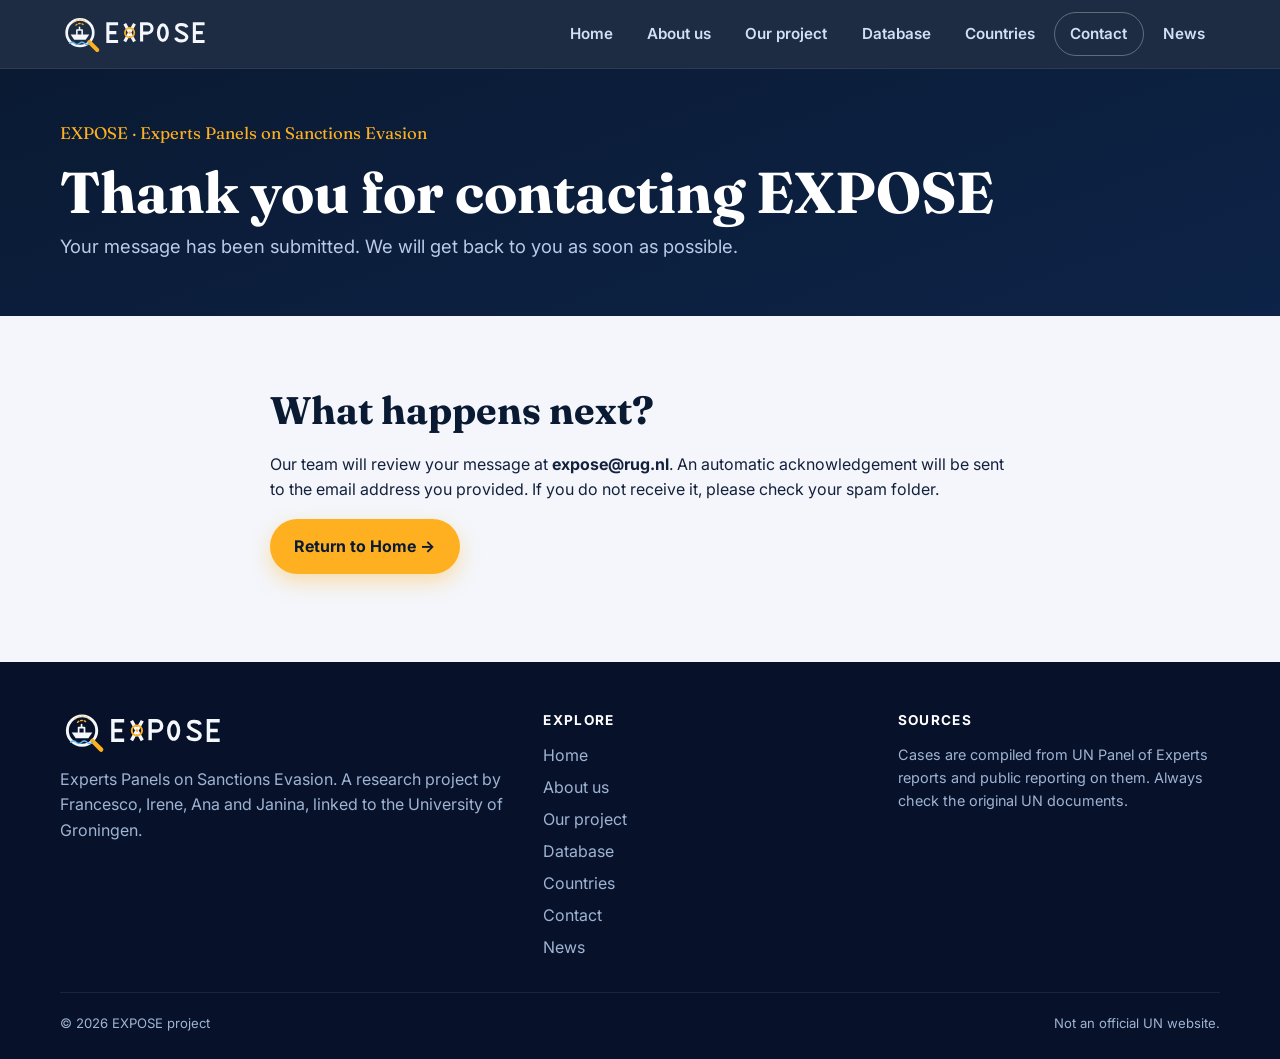
<file: thanks.html>
<!DOCTYPE html>
<html lang="en">
<head>
  <meta charset="utf-8">
  <meta name="viewport" content="width=device-width, initial-scale=1">
  <title>Message received – EXPOSE</title>
  <meta name="description" content="EXPOSE contact form confirmation.">
  <link rel="icon" href="assets/favicon.svg" type="image/svg+xml">
  <link rel="preconnect" href="https://fonts.googleapis.com">
  <link href="https://fonts.googleapis.com/css2?family=Fraunces:opsz,wght@9..144,600;9..144,700&family=Inter:wght@400;600;700;800&display=swap" rel="stylesheet">
  <link rel="stylesheet" href="css/style.css">
  <link rel="stylesheet" href="css/document-search.css">
</head>
<body data-page="contact">
  <a class="skip" href="#main">Skip to content</a>
  <header class="site-header">
    <div class="container nav">
      <a class="brand" href="index.html" aria-label="EXPOSE home"><img src="assets/logo.svg" alt="EXPOSE"></a>
      <button class="menu-toggle" aria-expanded="false" aria-controls="menu">&#9776; Menu</button>
      <ul id="menu" class="menu">
        <li><a href="index.html">Home</a></li>
        <li><a href="about.html">About us</a></li>
        <li><a href="our-project.html">Our project</a></li>
        <li><a href="database.html">Database</a></li>
        <li><a href="countries.html">Countries</a></li>
        <li class="cta"><a href="contact.html">Contact</a></li>
        <li><a href="news.html">News</a></li></ul>
    </div>
  </header>

  <main id="main">
    <section class="page-hero">
      <div class="container">
        <div class="tagline">EXPOSE &middot; Experts Panels on Sanctions Evasion</div>
        <h1>Thank you for contacting EXPOSE</h1>
        <p class="lead">Your message has been submitted. We will get back to you as soon as possible.</p>
      </div>
    </section>
    <section>
      <div class="container" style="max-width:740px">
        <h2>What happens next?</h2>
        <p>Our team will review your message at <strong>expose@rug.nl</strong>. An automatic acknowledgement will be sent to the email address you provided. If you do not receive it, please check your spam folder.</p>
        <p><a class="btn btn-primary" href="index.html">Return to Home &rarr;</a></p>
      </div>
    </section>
  </main>

  <footer class="site-footer">
    <div class="container">
      <div class="foot">
        <div><img src="assets/logo.svg" alt="EXPOSE"><p>Experts Panels on Sanctions Evasion. A research project by Francesco, Irene, Ana and Janina, linked to the University of Groningen.</p></div>
        <div><h4>Explore</h4><ul><li><a href="index.html">Home</a></li><li><a href="about.html">About us</a></li><li><a href="our-project.html">Our project</a></li><li><a href="database.html">Database</a></li>
        <li><a href="countries.html">Countries</a></li><li><a href="contact.html">Contact</a></li><li><a href="news.html">News</a></li></ul></div>
        <div><h4>Sources</h4><p style="font-size:.9rem">Cases are compiled from UN Panel of Experts reports and public reporting on them. Always check the original UN documents.</p></div>
      </div>
      <div class="legal"><span>&copy; <span data-year></span> EXPOSE project</span><span>Not an official UN website.</span></div>
    </div>
  </footer>

  <script src="data/cases.js"></script>
  <script src="js/main.js"></script>
</body>
</html>
</file>
<file: css/style.css>
/* EXPOSE – Experts Panels on Sanctions Evasion */
:root{
  --navy:#0a1a33; --navy-2:#102a52; --navy-3:#17386b;
  --ink:#14213d; --muted:#5b6785; --bg:#f4f6fb; --card:#fff; --line:#e1e6f0;
  --amber:#ffb020; --amber-d:#e08a00; --teal:#2ec4b6; --blue:#1f8fd6;
  --radius:16px; --shadow:0 10px 30px rgba(10,26,51,.08);
  --serif:"Fraunces",Georgia,"Times New Roman",serif;
  --sans:"Inter",system-ui,-apple-system,"Segoe UI",Roboto,Arial,sans-serif;
}
*{box-sizing:border-box}
html{scroll-behavior:smooth}
body{margin:0;font-family:var(--sans);color:var(--ink);background:var(--bg);line-height:1.6;-webkit-font-smoothing:antialiased}
img{max-width:100%;display:block}
a{color:var(--blue)}
h1,h2,h3{font-family:var(--serif);line-height:1.15;margin:0 0 .5em;color:var(--navy)}
h1{font-size:clamp(2.2rem,5vw,3.6rem)} h2{font-size:clamp(1.7rem,3vw,2.4rem)} h3{font-size:1.25rem}
p{margin:0 0 1em}
.container{width:min(1160px,92vw);margin-inline:auto}
.skip{position:absolute;left:-999px;top:0;background:var(--amber);color:#000;padding:.6rem 1rem;z-index:100}
.skip:focus{left:8px;top:8px}
.eyebrow{display:inline-block;font-size:.78rem;font-weight:700;letter-spacing:.14em;text-transform:uppercase;color:var(--amber-d);margin-bottom:.8rem}
.lead{font-size:1.15rem;color:var(--muted);max-width:62ch}

/* header / menu */
.site-header{position:sticky;top:0;z-index:50;background:rgba(10,26,51,.92);backdrop-filter:blur(10px);border-bottom:1px solid rgba(255,255,255,.08)}
.nav{display:flex;align-items:center;justify-content:space-between;height:68px}
.brand img{height:40px;width:auto}
.menu{display:flex;gap:.25rem;list-style:none;margin:0;padding:0;align-items:center}
.menu a{display:block;padding:.55rem .95rem;border-radius:999px;color:#cfe0f7;text-decoration:none;font-weight:600;font-size:.95rem;transition:.2s}
.menu a:hover{background:rgba(255,255,255,.08);color:#fff}
.menu a[aria-current="page"]{color:#0a1a33;background:var(--amber)}
.menu .cta a{border:1px solid rgba(255,255,255,.3)}
.menu-toggle{display:none;background:none;border:1px solid rgba(255,255,255,.3);color:#fff;border-radius:10px;padding:.45rem .7rem;font-size:1rem;cursor:pointer}
@media(max-width:860px){
  .menu-toggle{display:block}
  .menu{position:absolute;left:0;right:0;top:68px;background:var(--navy);flex-direction:column;align-items:stretch;padding:.8rem 4vw 1.2rem;display:none;border-bottom:1px solid rgba(255,255,255,.1)}
  .menu.open{display:flex}
}

/* buttons */
.btn{display:inline-flex;align-items:center;gap:.5rem;padding:.8rem 1.4rem;border-radius:999px;font-weight:700;text-decoration:none;border:2px solid transparent;cursor:pointer;font-size:1rem;font-family:inherit;transition:transform .15s,box-shadow .15s,background .2s}
.btn:hover{transform:translateY(-2px)}
.btn-primary{background:var(--amber);color:#0a1a33;box-shadow:0 8px 20px rgba(255,176,32,.35)}
.btn-ghost{border-color:rgba(255,255,255,.4);color:#fff}
.btn-ghost:hover{background:rgba(255,255,255,.1)}
.btn-dark{background:var(--navy);color:#fff}
.btn-outline{border-color:var(--navy);color:var(--navy);background:transparent}
.btn-sm{padding:.5rem 1rem;font-size:.9rem}

/* hero */
.hero{background:radial-gradient(1200px 600px at 80% 0%,#1d4a8a 0%,transparent 60%),linear-gradient(160deg,var(--navy) 0%,#07122a 100%);color:#e9f0fb;padding:4.5rem 0 5.5rem;overflow:hidden}
.hero .grid{display:grid;grid-template-columns:1.05fr .95fr;gap:2.5rem;align-items:center}
.hero h1{color:#fff;font-size:clamp(1.9rem,3.6vw,2.8rem)}
.hero .logo-big{width:min(460px,100%);margin-bottom:1.2rem}
.expansion{display:flex;flex-wrap:wrap;gap:.35rem .7rem;font-family:var(--serif);font-size:clamp(1.15rem,2vw,1.5rem);margin:0 0 1.2rem;color:#cfe0f7}
.expansion b{color:var(--amber)}
.hero .lead{color:#b9cbe6}
.hero .actions{display:flex;flex-wrap:wrap;gap:.8rem;margin-top:1.6rem}
.hero-art img{width:100%;filter:drop-shadow(0 20px 40px rgba(0,0,0,.35))}
@media(max-width:900px){.hero .grid{grid-template-columns:1fr}}
.page-hero{background:linear-gradient(160deg,var(--navy),#0d2347);color:#cfe0f7;padding:3.2rem 0 3.4rem}
.page-hero h1{color:#fff;margin-bottom:.4rem}
.page-hero .tagline{font-family:var(--serif);color:var(--amber);font-size:1.05rem;margin-bottom:.8rem}
.page-hero .lead{color:#b9cbe6;margin:0}

/* sections */
section{padding:4.5rem 0}
.section-alt{background:#fff}
.section-head{max-width:720px;margin-bottom:2.2rem}
.split{display:grid;grid-template-columns:1fr 1fr;gap:3rem;align-items:center}
@media(max-width:860px){.split{grid-template-columns:1fr}}
.rounded{border-radius:var(--radius);box-shadow:var(--shadow)}

/* stats */
.stats{background:var(--navy-2);color:#fff;padding:0}
.stats .row{display:grid;grid-template-columns:repeat(5,minmax(0,1fr))}
.stat{padding:1.8rem 1rem;text-align:center;border-right:1px solid rgba(255,255,255,.08)}
.stat:last-child{border-right:0}
.stat .num{font-family:var(--serif);font-size:2.6rem;font-weight:700;color:var(--amber);line-height:1}
.stat .lab{font-size:.85rem;color:#a9bddb;letter-spacing:.06em;text-transform:uppercase;margin-top:.4rem}
@media(max-width:850px){.stats .row{grid-template-columns:repeat(2,1fr)}.stat{border-bottom:1px solid rgba(255,255,255,.08)}}

/* pillars */
.pillars{display:grid;grid-template-columns:repeat(3,1fr);gap:1rem;margin-top:1.5rem}
.pillar{background:var(--bg);border-radius:12px;padding:1rem 1.1rem;border:1px solid var(--line)}
.pillar b{display:block;color:var(--navy);margin-bottom:.2rem}
.pillar span{font-size:.92rem;color:var(--muted)}
@media(max-width:700px){.pillars{grid-template-columns:1fr}}

/* stepper */
.stepper{display:grid;grid-template-columns:1fr 1fr;gap:2.5rem;align-items:center}
@media(max-width:900px){.stepper{grid-template-columns:1fr}}
.tabs{display:flex;gap:.5rem;flex-wrap:wrap;margin-bottom:1.2rem}
.tab{border:1px solid var(--line);background:#fff;border-radius:999px;padding:.5rem 1rem;font-weight:600;cursor:pointer;font-family:inherit;color:var(--muted);transition:.2s}
.tab[aria-selected="true"]{background:var(--navy);color:#fff;border-color:var(--navy)}
.tabpanel{background:var(--bg);border:1px solid var(--line);border-radius:var(--radius);padding:1.4rem 1.5rem;min-height:170px}
.tabpanel h3{margin-bottom:.4rem}
.progress{height:6px;border-radius:99px;background:var(--line);margin-top:1.2rem;overflow:hidden}
.progress i{display:block;height:100%;background:var(--amber);width:25%;transition:width .35s}

/* category cards */
.cat-grid{display:grid;grid-template-columns:repeat(auto-fill,minmax(250px,1fr));gap:1.1rem}
.cat-card{display:block;text-decoration:none;color:inherit;background:#fff;border:1px solid var(--line);border-radius:var(--radius);padding:1.3rem 1.3rem 1.2rem;border-top:5px solid var(--c);transition:transform .2s,box-shadow .2s;position:relative}
.cat-card:hover{transform:translateY(-4px);box-shadow:var(--shadow)}
.cat-card h3{margin-bottom:.35rem}
.cat-card p{font-size:.93rem;color:var(--muted);margin-bottom:.8rem}
.cat-card .count{font-weight:700;font-size:.85rem;color:var(--c)}
.cat-card .arrow{position:absolute;right:1.1rem;bottom:1rem;transition:transform .2s}
.cat-card:hover .arrow{transform:translateX(4px)}

/* spotlight */
.spotlight{background:var(--navy);color:#dbe8fb;border-radius:24px;padding:2.4rem;display:grid;grid-template-columns:1.2fr .8fr;gap:2rem;align-items:center}
.spotlight h2,.spotlight h3{color:#fff}
.spotlight .meta{display:flex;gap:.5rem;flex-wrap:wrap;margin-bottom:.8rem}
.spotlight img{border-radius:14px}
@media(max-width:860px){.spotlight{grid-template-columns:1fr}}

/* tags */
.tag{display:inline-flex;align-items:center;gap:.4rem;font-size:.75rem;font-weight:700;padding:.22rem .65rem;border-radius:999px;background:color-mix(in srgb,var(--c,#999) 14%,white);color:color-mix(in srgb,var(--c,#555) 75%,black);white-space:nowrap}
.tag::before{content:"";width:8px;height:8px;border-radius:50%;background:var(--c,#999)}
.badge{font-size:.75rem;font-weight:700;padding:.22rem .65rem;border-radius:6px;background:var(--navy);color:#fff}
.badge.light{background:rgba(255,255,255,.14);color:#fff}
.badge.year{background:#e9eef8;color:var(--navy)}

/* team */
.team{display:grid;grid-template-columns:repeat(3,1fr);gap:1.2rem}
body[data-page="home"] .team,body[data-page="about"] .team{grid-template-columns:repeat(4,minmax(0,1fr))}
@media(max-width:860px){.team{grid-template-columns:1fr}}
.person{background:#fff;border:1px solid var(--line);border-radius:var(--radius);padding:1.6rem;text-align:center;transition:.2s}
.person:hover{box-shadow:var(--shadow);transform:translateY(-3px)}
.avatar{object-fit:cover;width:96px;height:96px;border-radius:50%;margin:0 auto 1rem;display:grid;place-items:center;font-family:var(--serif);font-size:2.2rem;font-weight:700;color:#fff;background:linear-gradient(135deg,var(--navy-3),var(--blue));border:4px solid #fff;box-shadow:0 0 0 2px var(--amber)}
.person h3{margin-bottom:.1rem}
.person .role{color:var(--amber-d);font-weight:700;font-size:.85rem;letter-spacing:.04em;margin-bottom:.7rem}
.person p{color:var(--muted);font-size:.95rem}
.placeholder-note{border:2px dashed var(--line);border-radius:var(--radius);padding:1.2rem 1.4rem;color:var(--muted);background:#fbfcfe}
.uni{display:flex;align-items:center;gap:.9rem;background:#fff;border:1px solid var(--line);border-radius:var(--radius);padding:1rem 1.2rem;margin-top:1.4rem}
.uni .dot{width:42px;height:42px;border-radius:12px;background:var(--navy);display:grid;place-items:center;color:var(--amber);font-weight:800;font-family:var(--serif)}

/* database */
.db-layout{display:grid;grid-template-columns:310px 1fr;gap:1.8rem;align-items:start}
@media(max-width:940px){.db-layout{grid-template-columns:1fr}}
.filters{background:#fff;border:1px solid var(--line);border-radius:var(--radius);padding:1.3rem;position:sticky;top:86px}
@media(max-width:940px){.filters{position:static}}
.filters h3{font-size:1.05rem;margin:1.1rem 0 .6rem;font-family:var(--sans);font-weight:700}
.filters h3:first-child{margin-top:0}
.field label,.label{display:block;font-weight:600;font-size:.85rem;margin-bottom:.3rem;color:var(--muted)}
input[type=text],input[type=email],select,textarea{width:100%;padding:.7rem .85rem;border:1.5px solid var(--line);border-radius:10px;font:inherit;background:#fff;color:var(--ink)}
input:focus,select:focus,textarea:focus{outline:3px solid rgba(31,143,214,.25);border-color:var(--blue)}
.chips{display:flex;flex-direction:column;gap:.45rem}
.chip{display:flex;align-items:center;gap:.6rem;padding:.55rem .7rem;border:1.5px solid var(--line);border-radius:10px;cursor:pointer;background:#fff;transition:.15s;font-size:.92rem;user-select:none}
.chip:hover{border-color:var(--c)}
.chip input{position:absolute;opacity:0;pointer-events:none}
.chip .sw{width:14px;height:14px;border-radius:4px;background:var(--c);flex:none}
.chip .n{margin-left:auto;font-size:.75rem;color:var(--muted);background:var(--bg);border-radius:99px;padding:.05rem .5rem}
.chip:has(input:checked){background:color-mix(in srgb,var(--c) 12%,white);border-color:var(--c);font-weight:700}
.chip:has(input:focus-visible){outline:3px solid rgba(31,143,214,.35)}
.seg{display:flex;border:1.5px solid var(--line);border-radius:10px;overflow:hidden}
.seg button{flex:1;border:0;background:#fff;padding:.5rem;font:inherit;font-weight:600;cursor:pointer;color:var(--muted)}
.seg button[aria-pressed="true"]{background:var(--navy);color:#fff}
.filters .row{display:flex;gap:.5rem;margin-top:1.2rem}
.results-bar{display:flex;flex-wrap:wrap;gap:.8rem;align-items:center;justify-content:space-between;margin-bottom:1rem}
.results-bar .count{font-weight:700;color:var(--navy)}
.active-filters{display:flex;flex-wrap:wrap;gap:.4rem;margin-bottom:1rem}
.pill-x{border:0;font:inherit;font-size:.8rem;font-weight:600;background:var(--navy);color:#fff;border-radius:99px;padding:.25rem .7rem;cursor:pointer}
.pill-x::after{content:" \00d7";opacity:.7}
.minichart{background:#fff;border:1px solid var(--line);border-radius:var(--radius);padding:1rem 1.2rem;margin-bottom:1.2rem}
.minichart h4{margin:0 0 .6rem;font-size:.85rem;color:var(--muted);text-transform:uppercase;letter-spacing:.08em}
.bar-row{display:grid;grid-template-columns:150px 1fr 28px;align-items:center;gap:.6rem;font-size:.82rem;margin:.28rem 0}
.bar-row .track{height:10px;background:var(--bg);border-radius:99px;overflow:hidden}
.bar-row .fill{height:100%;border-radius:99px;background:var(--c);transition:width .4s}
@media(max-width:560px){.bar-row{grid-template-columns:110px 1fr 24px}}
.cases{display:grid;gap:1rem}
.case{background:#fff;border:1px solid var(--line);border-left:6px solid var(--c);border-radius:var(--radius);padding:1.2rem 1.3rem;animation:in .35s both}
@keyframes in{from{opacity:0;transform:translateY(8px)}to{opacity:1;transform:none}}
.case .top{display:flex;flex-wrap:wrap;gap:.4rem;align-items:center;margin-bottom:.5rem}
.case .id{font-size:.75rem;color:var(--muted);font-weight:700;margin-left:auto}
.case h3{margin:.1rem 0 .4rem;font-size:1.2rem}
.case p{color:#34405e;margin-bottom:.6rem}
.case .tags{display:flex;flex-wrap:wrap;gap:.4rem;margin-bottom:.4rem}
.case .more{display:none;border-top:1px dashed var(--line);margin-top:.8rem;padding-top:.8rem;font-size:.93rem}
.case.open .more{display:block}
.case .more dt{font-weight:700;color:var(--navy);font-size:.78rem;letter-spacing:.06em;text-transform:uppercase;margin-top:.6rem}
.case .more dd{margin:0}
.toggle{background:none;border:0;color:var(--blue);font:inherit;font-weight:700;cursor:pointer;padding:0}
.empty{text-align:center;background:#fff;border:2px dashed var(--line);border-radius:var(--radius);padding:3rem 1rem;color:var(--muted)}
.notice{background:#fff8e6;border:1px solid #ffe2a3;border-radius:12px;padding:.9rem 1.1rem;font-size:.9rem;color:#6b4a00;margin-bottom:1.2rem}

/* accordion */
.acc{display:grid;gap:.7rem}
.acc details{background:#fff;border:1px solid var(--line);border-radius:14px;border-left:6px solid var(--c);padding:0}
.acc summary{list-style:none;cursor:pointer;padding:1rem 1.2rem;font-weight:700;display:flex;align-items:center;gap:.8rem;color:var(--navy)}
.acc summary::-webkit-details-marker{display:none}
.acc summary::after{content:"+";margin-left:auto;font-size:1.4rem;color:var(--muted);transition:.2s}
.acc details[open] summary::after{content:"\2212"}
.acc .body{padding:0 1.2rem 1.2rem;color:#34405e}
.acc .body ul{margin:.3rem 0 .8rem;padding-left:1.1rem}

/* timeline / steps */
.steps{counter-reset:s;display:grid;grid-template-columns:repeat(4,1fr);gap:1rem}
@media(max-width:900px){.steps{grid-template-columns:1fr 1fr}}
@media(max-width:560px){.steps{grid-template-columns:1fr}}
.step{background:#fff;border:1px solid var(--line);border-radius:var(--radius);padding:1.3rem;position:relative}
.step::before{counter-increment:s;content:counter(s);position:absolute;top:-14px;left:16px;background:var(--amber);color:var(--navy);width:30px;height:30px;border-radius:50%;display:grid;place-items:center;font-weight:800}
.step h3{margin-top:.5rem;font-size:1.05rem}
.step p{font-size:.92rem;color:var(--muted);margin:0}
.regimes{display:grid;grid-template-columns:repeat(auto-fit,minmax(220px,1fr));gap:1rem}
.regime{background:#fff;border:1px solid var(--line);border-radius:var(--radius);padding:1.2rem}
.regime h3{margin-bottom:.2rem}
.regime small{color:var(--muted)}
.sources{columns:2;column-gap:2rem;padding-left:1.1rem}
@media(max-width:700px){.sources{columns:1}}
.sources li{margin-bottom:.5rem;break-inside:avoid;font-size:.93rem}

/* contact */
.form-card{background:#fff;border:1px solid var(--line);border-radius:24px;padding:2rem;box-shadow:var(--shadow)}
.form-grid{display:grid;grid-template-columns:1fr 1fr;gap:1rem}
.form-grid .full{grid-column:1/-1}
@media(max-width:640px){.form-grid{grid-template-columns:1fr}}
.field .err{display:none;color:#c1121f;font-size:.82rem;margin-top:.3rem;font-weight:600}
.field.invalid .err{display:block}
.field.invalid input,.field.invalid select,.field.invalid textarea{border-color:#c1121f}
.hp{position:absolute;left:-9999px}
.counter{font-size:.78rem;color:var(--muted);text-align:right}
.success{display:none;background:#e8f8f0;border:1px solid #a6e3c4;color:#0d5c37;border-radius:14px;padding:1.2rem 1.4rem;margin-top:1.2rem}
.success.show{display:block}
.contact-grid{display:grid;grid-template-columns:1.5fr 1fr;gap:2rem;align-items:start}
@media(max-width:900px){.contact-grid{grid-template-columns:1fr}}
.contact-side{display:grid;gap:1rem;align-content:start}
.info{background:#fff;border:1px solid var(--line);border-radius:var(--radius);padding:1.2rem 1.3rem}
.info h3{font-size:1.05rem;margin-bottom:.3rem}
.info p{margin:0;color:var(--muted);font-size:.93rem}

/* footer */
.site-footer{background:#07122a;color:#9fb3d3;padding:3rem 0 1.6rem}
.foot{display:grid;grid-template-columns:1.4fr 1fr 1fr;gap:2rem}
@media(max-width:760px){.foot{grid-template-columns:1fr}}
.site-footer img{height:44px;margin-bottom:.8rem}
.site-footer h4{color:#fff;margin:0 0 .7rem;font-size:.85rem;letter-spacing:.1em;text-transform:uppercase}
.site-footer ul{list-style:none;margin:0;padding:0;display:grid;gap:.4rem}
.site-footer a{color:#9fb3d3;text-decoration:none}.site-footer a:hover{color:#fff}
.legal{border-top:1px solid rgba(255,255,255,.08);margin-top:2rem;padding-top:1.2rem;font-size:.82rem;display:flex;flex-wrap:wrap;justify-content:space-between;gap:.6rem}

/* reveal */
.reveal{opacity:0;transform:translateY(18px);transition:opacity .7s,transform .7s}
.reveal.in{opacity:1;transform:none}
@media(prefers-reduced-motion:reduce){.reveal{opacity:1;transform:none;transition:none}*{animation:none!important;scroll-behavior:auto}}

/* Research team external profiles */
.person .profile-links{display:flex;flex-wrap:wrap;gap:.35rem .7rem;justify-content:center;margin-top:.9rem;font-size:.88rem}
.person .profile-links a{font-weight:700;color:var(--blue);text-decoration:underline;text-underline-offset:3px}
.uni .uni-note{color:var(--muted);font-size:.92rem;margin-top:.15rem}
@media(max-width:860px){body[data-page="home"] .team,body[data-page="about"] .team{grid-template-columns:1fr}}

/* Our Project: source links stay immediately below the section they document. */
body[data-page="project"] .section-sources{grid-column:1/-1;margin:1.15rem 0 0;font-size:.87rem;color:var(--muted);line-height:1.7}
body[data-page="project"] .section-sources a{color:var(--blue);text-decoration:underline;text-underline-offset:2px}
body[data-page="project"] .project-db-link{grid-column:1/-1;margin:1.5rem 0 0}
</file>
<file: css/document-search.css>
.search-section{padding-top:2rem}.search-box{background:white;border:1px solid var(--line);border-radius:16px;padding:1.5rem;margin-bottom:1rem}.search-box label{display:block;font-weight:700;margin-bottom:.4rem}.query-row{display:flex;gap:.8rem;margin-bottom:1.2rem}.query-row input{flex:1;min-width:0;border:2px solid var(--line);border-radius:10px;padding:.85rem;font:inherit}.search-controls{display:grid;grid-template-columns:2fr 2fr 1fr 1.4fr;gap:.8rem}.search-controls select{min-width:0;font-size:.9rem}.clear-search{border:0;background:none;text-decoration:underline;color:var(--blue);font:inherit;cursor:pointer;margin-top:1rem}.search-note,.search-dates{color:var(--muted);font-size:.9rem}.search-result{background:white;border:1px solid var(--line);border-radius:16px;padding:1.5rem;margin-bottom:1rem}.search-result h2{font-size:1.4rem;margin:.6rem 0}.search-meta,.search-actions{display:flex;flex-wrap:wrap;gap:.7rem;align-items:center}.search-metrics{font-size:.85rem;font-weight:600}.search-snippet{overflow-wrap:anywhere;border-left:3px solid var(--amber);padding-left:1rem}.search-result mark{background:#ffe6a3;color:#14213d;padding:0 .1em}.document-text{margin-top:1rem;border-top:1px solid var(--line);padding-top:1rem}.document-text summary,.search-help summary{cursor:pointer;font-weight:700;color:var(--blue)}.full-document{white-space:pre-wrap;overflow-wrap:anywhere;max-height:65vh;overflow:auto;padding:1rem;background:var(--bg);margin-top:1rem}.search-help{margin-top:2rem}.search-help p{margin-top:1rem}[hidden]{display:none!important}
@media(max-width:1100px){.menu-toggle{display:block}.menu{position:absolute;left:0;right:0;top:68px;background:var(--navy);flex-direction:column;align-items:stretch;padding:.8rem 4vw 1.2rem;display:none;border-bottom:1px solid rgba(255,255,255,.1)}.menu.open{display:flex}}
@media(max-width:760px){.query-row{flex-direction:column}.search-controls{grid-template-columns:1fr 1fr}.search-result{padding:1rem}}@media(max-width:450px){.search-controls{grid-template-columns:1fr}}
</file>
<file: css/countries.css>
/* EXPOSE – Countries page. Loaded after css/style.css; uses its variables when present. */
.cx {
  --cx-none: #dde3e8;
  --cx-none-h: #c9d2d9;
  --cx-sanc: #f0b648;
  --cx-sanc-h: #e3a22a;
  --cx-panel: #c2412d;
  --cx-panel-h: #a63222;
  --cx-sea: #f3f7fa;
  --cx-ink: var(--ink, #14212b);
  --cx-muted: var(--muted, #5b6b78);
  --cx-line: var(--line, #d9e0e6);
}

/* legend */
.cx-legend { display: flex; flex-wrap: wrap; gap: .7rem; margin: 0 0 1.2rem; }
.cx-legend button {
  display: inline-flex; align-items: center; gap: .6rem; cursor: pointer;
  background: #fff; border: 1.5px solid var(--cx-line); border-radius: 999px;
  padding: .55rem 1rem .55rem .8rem; font: inherit; font-weight: 600; color: var(--cx-ink);
}
.cx-legend button[aria-pressed="false"] { opacity: .5; text-decoration: line-through; }
.cx-legend button:focus-visible, .cx-chip:focus-visible { outline: 3px solid #1b6fa8; outline-offset: 2px; }
.cx-legend .sw { width: 1rem; height: 1rem; border-radius: 50%; display: inline-block; border: 1px solid rgba(0,0,0,.15); }
.cx-legend .n { background: #eef2f5; border-radius: 999px; padding: .05rem .55rem; font-size: .85rem; color: var(--cx-muted); }
.sw-none { background: var(--cx-none); } .sw-sanctions { background: var(--cx-sanc); } .sw-panel { background: var(--cx-panel); }

/* stage: map + details */
.cx-stage { display: grid; grid-template-columns: minmax(0, 2.1fr) minmax(280px, 1fr); gap: 1.4rem; align-items: start; scroll-margin-top: 90px; }
@media (max-width: 900px) { .cx-stage { grid-template-columns: 1fr; } }

.cx-mapwrap { position: relative; background: var(--cx-sea); border: 1px solid var(--cx-line); border-radius: 16px; overflow: hidden; }
#cx-map { display: block; width: 100%; height: auto; touch-action: pan-y; user-select: none; -webkit-user-select: none; }
#cx-map.zoomed { cursor: grab; }
#cx-map .c { stroke: #fff; stroke-width: .6; vector-effect: non-scaling-stroke; transition: fill .15s, opacity .2s; outline: none; }
#cx-map .c-none { fill: var(--cx-none); }
#cx-map .c-none:hover { fill: var(--cx-none-h); }
#cx-map .c-sanctions { fill: var(--cx-sanc); cursor: pointer; }
#cx-map .c-sanctions:hover, #cx-map .c-sanctions:focus-visible { fill: var(--cx-sanc-h); }
#cx-map .c-panel { fill: var(--cx-panel); cursor: pointer; }
#cx-map .c-panel:hover, #cx-map .c-panel:focus-visible { fill: var(--cx-panel-h); }
#cx-map .c.sel { stroke: #14212b; stroke-width: 2; }
#cx-map.hide-none .c-none, #cx-map.hide-sanctions .c-sanctions, #cx-map.hide-panel .c-panel { opacity: .12; pointer-events: none; }

.cx-zoom { position: absolute; top: .7rem; right: .7rem; display: flex; flex-direction: column; gap: .35rem; }
.cx-zoom button {
  width: 2.3rem; height: 2.3rem; border-radius: 10px; border: 1px solid var(--cx-line); background: #fff;
  font-size: 1.2rem; line-height: 1; cursor: pointer; color: var(--cx-ink); font-weight: 700;
}
.cx-zoom button:hover { background: #eef2f5; }
.cx-hint { position: absolute; left: .8rem; bottom: .6rem; font-size: .78rem; color: var(--cx-muted); background: rgba(255,255,255,.8); padding: .15rem .5rem; border-radius: 6px; }

#cx-tip {
  position: absolute; z-index: 5; pointer-events: none; background: #14212b; color: #fff;
  padding: .5rem .7rem; border-radius: 8px; font-size: .85rem; max-width: 210px; box-shadow: 0 6px 18px rgba(0,0,0,.25);
}
#cx-tip[hidden] { display: none; }
#cx-tip strong { display: block; }
#cx-tip .tt { display: block; font-size: .75rem; opacity: .8; margin-top: .1rem; }

/* details */
.cx-detail { background: #fff; border: 1px solid var(--cx-line); border-radius: 16px; padding: 1.3rem 1.3rem 1.1rem; position: sticky; top: 90px; }
@media (max-width: 900px) { .cx-detail { position: static; } }
.cx-detail h3 { margin: .6rem 0 .8rem; font-size: 1.5rem; }
.cx-detail p { margin: .7rem 0; }
.cx-detail .small { font-size: .88rem; color: var(--cx-muted); }
.cx-detail .empty { color: var(--cx-muted); }
.badge { display: inline-block; font-size: .78rem; font-weight: 700; padding: .25rem .7rem; border-radius: 999px; }
.badge-none { background: var(--cx-none); color: #3b4a56; }
.badge-sanctions { background: #fde9bd; color: #7a4d00; }
.badge-panel { background: #f7d6d0; color: #8a2517; }
.facts { margin: 0; display: grid; gap: .55rem; }
.facts dt { font-size: .74rem; letter-spacing: .05em; text-transform: uppercase; color: var(--cx-muted); font-weight: 700; }
.facts dd { margin: 0 0 .1rem; }
.status { display: inline-block; font-size: .8rem; font-weight: 700; padding: .2rem .65rem; border-radius: 6px; margin: .4rem 0 0 !important; }
.status-active { background: #d8f0df; color: #14602d; }
.status-ended { background: #e6eaee; color: #46545f; }
.status-check { background: #fff0c2; color: #6b4a00; }
.cta-row { margin-top: 1rem !important; padding-top: .9rem; border-top: 1px solid var(--cx-line); display: flex; flex-wrap: wrap; gap: .7rem; align-items: center; }

/* chips lists */
.cx-chips { display: grid; grid-template-columns: repeat(auto-fill, minmax(210px, 1fr)); gap: .7rem; }
.cx-chip {
  text-align: left; cursor: pointer; font: inherit; color: var(--cx-ink); background: #fff;
  border: 1.5px solid var(--cx-line); border-left-width: 6px; border-radius: 10px; padding: .65rem .8rem;
  display: flex; flex-direction: column; gap: .1rem;
}
.cx-chip-panel { border-left-color: var(--cx-panel); }
.cx-chip-sanctions { border-left-color: var(--cx-sanc); }
.cx-chip:hover, .cx-chip[aria-pressed="true"] { background: #f4f7f9; border-top-color: #9fb0bd; border-right-color: #9fb0bd; border-bottom-color: #9fb0bd; }
.cx-chip .nm { font-weight: 700; }
.cx-chip .yr { font-size: .82rem; color: var(--cx-muted); }

/* regime cards inside the details panel */
.rg { border: 1px solid var(--cx-line); border-left-width: 6px; border-radius: 12px; padding: .9rem 1rem; margin: 1rem 0 0; background: #fbfcfd; }
.rg-panel { border-left-color: var(--cx-panel); }
.rg-nopanel { border-left-color: var(--cx-sanc); }
.rg-head { display: flex; flex-wrap: wrap; gap: .5rem .7rem; align-items: center; justify-content: space-between; margin-bottom: .5rem; }
.rg-head h4 { margin: 0; font-size: 1.1rem; }
.tag-pill { font-size: .72rem; font-weight: 700; padding: .18rem .6rem; border-radius: 999px; white-space: nowrap; }
.tp-panel { background: #f7d6d0; color: #8a2517; }
.tp-none { background: #fde9bd; color: #7a4d00; }
.tags { list-style: none; margin: .1rem 0 0; padding: 0; display: flex; flex-wrap: wrap; gap: .35rem; }
.tags li { background: #eef2f5; border: 1px solid var(--cx-line); border-radius: 6px; padding: .12rem .55rem; font-size: .85rem; font-weight: 600; }
.rg h5 { margin: .9rem 0 .35rem; font-size: .74rem; letter-spacing: .05em; text-transform: uppercase; color: var(--cx-muted); }
.eps { list-style: none; margin: 0; padding: 0; display: grid; gap: .25rem; max-height: 15rem; overflow-y: auto; }
.eps li { display: flex; justify-content: space-between; gap: .8rem; font-size: .88rem; padding: .25rem .55rem; background: #fff; border: 1px solid var(--cx-line); border-radius: 6px; }
.eps .ep-n { font-weight: 700; color: var(--cx-muted); white-space: nowrap; }
.eps .ep-d { text-align: right; }
.rg-note { font-size: .86rem; color: var(--cx-muted); margin: .6rem 0 0 !important; }
.rg-warn { font-size: .85rem; margin: .7rem 0 0 !important; padding: .45rem .65rem; border-radius: 8px; background: #fff0c2; color: #6b4a00; }
.rg-src { margin: .9rem 0 0 !important; display: flex; flex-wrap: wrap; gap: .6rem 1rem; align-items: center; font-size: .9rem; }
.cx-detail { max-height: calc(100vh - 110px); overflow-y: auto; }
@media (max-width: 900px) { .cx-detail { max-height: none; overflow: visible; } }
</file>
<file: css/database-coded.css>
.source-excerpt{white-space:pre-wrap;overflow-wrap:anywhere;margin-top:1rem;line-height:1.75}
.case details{border-top:1px dashed var(--line);padding-top:.8rem}
.case summary{cursor:pointer;color:var(--blue);font-weight:700}
.case dt{font-size:.8rem;text-transform:uppercase;font-weight:700;margin-top:.8rem}
.case dd{margin:0;overflow-wrap:anywhere}
.filters select{max-width:100%;font-size:.85rem}
.filters label{font-size:.85rem}
.tag{white-space:normal}
[hidden]{display:none!important}
</file>
<file: css/database-next.css>
/* EXPOSE – integrated Database, search and cross-tabulations */
.db-next .db-main-section{padding-top:2.25rem}
.db-view-tabs{display:flex;gap:.4rem;border-bottom:1px solid var(--line);margin-bottom:2.1rem;flex-wrap:wrap}
.db-view-tabs button{font:inherit;font-weight:700;cursor:pointer;padding:.85rem 1.3rem;border:0;border-bottom:4px solid transparent;background:none;color:var(--muted);border-radius:0}
.db-view-tabs button[aria-selected="true"]{border-bottom-color:var(--amber);color:var(--navy)}
.db-view-tabs button:focus-visible{outline:2px solid var(--blue);outline-offset:3px}
.db-view[hidden],.db-cell-details[hidden]{display:none!important}
.db-view .section-head{max-width:950px;margin-bottom:1.3rem}
.db-method-note{margin-bottom:1.5rem}
.db-evidence-layout{display:flex;flex-direction:column;gap:2rem}
.db-search-panel{background:#fff;border:1px solid var(--line);border-radius:16px;padding:1.5rem;width:100%;box-shadow:0 3px 16px rgba(0,0,0,.025)}
.db-search-primary{margin-bottom:1.35rem}
.db-search-primary label{display:block;font-weight:750;margin-bottom:.5rem}
.db-search-primary input{width:100%;font:inherit;border:2px solid var(--line);border-radius:10px;padding:1rem 1.1rem;min-height:52px}
.db-search-primary input:focus{border-color:var(--blue);outline:2px solid transparent}
.db-search-tip{color:var(--muted);font-size:.86rem;margin:.5rem 0 0}
.db-filter-heading{display:flex;align-items:baseline;justify-content:space-between;flex-wrap:wrap;gap:.3rem .8rem;margin:1rem 0 .75rem}
.db-filter-heading h3{font-size:1.05rem;margin:0}
.db-filter-heading span{font-size:.8rem;color:var(--muted)}
.db-filter-grid{display:grid;grid-template-columns:repeat(3,minmax(0,1fr));gap:.85rem 1rem}
.db-filter-field{min-width:0}
.db-filter-field label{display:block;font-size:.86rem;font-weight:700;margin-bottom:.35rem}
.db-filter-field select{display:block;width:100%;min-width:0;font:inherit;font-size:.9rem}
.db-search-actions{display:flex;justify-content:flex-end;margin-top:1rem}
.db-results-column{min-width:0}
.db-result-bar{display:flex;align-items:baseline;gap:1rem;flex-wrap:wrap;justify-content:space-between;margin-bottom:.3rem}
.db-result-bar h3{margin:0}
.db-result-bar span{font-size:.85rem;color:var(--muted)}
.db-hint{font-size:.87rem;color:var(--muted);line-height:1.6}
.db-evidence-card,.db-document-card{background:var(--card,#fff);background:#fff;border:1px solid var(--line);border-radius:var(--radius);margin:.85rem 0;padding:1.2rem;overflow-wrap:anywhere}
.db-evidence-card h4,.db-document-card h4{font-family:var(--serif);font-size:1.1rem;margin:.55rem 0}
.db-card-meta{display:flex;gap:.3rem;flex-wrap:wrap}
.db-tags{display:flex;gap:.3rem;flex-wrap:wrap;margin:.7rem 0}
.db-chip{font-size:.75rem;padding:.25rem .5rem;border-radius:.35rem;background:#edf2f7;color:#263d56}
.db-chip.strategy{background:#fff0dc;color:#77511e}
.db-chip.tactic{background:#f1ebff;color:#53348a}
.db-excerpt{line-height:1.65}
.db-evidence-card details,.db-document-card details{margin-top:.6rem}
.db-evidence-card summary,.db-document-card summary{cursor:pointer;font-weight:650;color:var(--blue)}
.db-full-excerpt,.db-full-document{white-space:pre-wrap;overflow-wrap:anywhere;line-height:1.7;margin-top:.8rem}
.db-full-document{max-height:460px;overflow:auto;padding:1rem;background:#f8fafc;border-radius:.4rem}
.db-source-line{font-size:.82rem;color:var(--muted);overflow-wrap:anywhere}
.db-source-line a{margin-right:.5rem}
.db-documents-title{margin-top:2.3rem;padding-top:1.1rem;border-top:1px solid var(--line)}
.db-document-actions{display:flex;align-items:center;gap:.7rem;flex-wrap:wrap;margin-top:.9rem}
.db-active-pair{padding:.75rem 1rem;background:#fff7df;border-left:3px solid var(--amber);font-weight:650}
.db-matrix-controls{display:grid;grid-template-columns:repeat(3,minmax(0,1fr));gap:1rem;margin:1.5rem 0}
.db-matrix-controls label{display:block;font-weight:700;font-size:.82rem;margin-bottom:.3rem}
.db-matrix-controls input,.db-matrix-controls select{width:100%;min-width:0}
.db-status-explainer{display:grid;grid-template-columns:repeat(3,minmax(0,1fr));gap:.8rem;margin:1.1rem 0}
.db-status-explainer>div{border:1px solid var(--line);border-radius:.65rem;padding:1rem;background:#fff}
.db-status-explainer strong{font-size:.95rem}
.db-status-explainer p{font-size:.84rem;color:var(--muted);margin:.35rem 0 0}
.db-status-explainer>div:nth-child(1){border-top:4px solid #27816b}
.db-status-explainer>div:nth-child(2){border-top:4px solid #83909e}
.db-status-explainer>div:nth-child(3){border-top:4px solid #d3a44d}
.db-matrix-summary{font-size:.87rem;color:var(--muted);margin:1rem 0}
.db-matrix-scroll{max-width:100%;overflow:auto;max-height:65vh;border:1px solid var(--line);border-radius:.7rem}
#mx-table{border-collapse:separate;border-spacing:0;table-layout:auto;min-width:100%;font-size:.82rem}
#mx-table th,#mx-table td{border-bottom:1px solid #e5e9ed;border-right:1px solid #e5e9ed;padding:.45rem .65rem;text-align:center;min-width:86px;vertical-align:middle}
#mx-table thead th{position:sticky;top:0;background:#eef2f8;z-index:2;font-size:.77rem;max-width:180px;white-space:normal}
#mx-table tbody th{position:sticky;left:0;background:#f7f9fc;z-index:1;text-align:left;min-width:180px;max-width:230px}
#mx-table th.db-matrix-corner{position:sticky;left:0;top:0;z-index:3;text-align:left;background:#e7edf5}
.db-cell-yes{background:#e7f3ec;color:#115b3b}
.db-cell-no{background:#f3f5f6;color:#5c6978}
.db-cell-na{background:#fff5df;color:#82672d}
.db-yes-button{font:inherit;font-weight:800;cursor:pointer;color:#116342;background:none;border:0;padding:.35rem .5rem;border-radius:.3rem}
.db-yes-button:hover,.db-yes-button:focus-visible{background:#b9dfc8;outline:2px solid #268e54}
.db-cell-details{border:1px solid var(--line);border-radius:.7rem;padding:1.2rem;background:#f7f9fc;margin:1.75rem 0}
.db-cell-details-head{display:flex;align-items:flex-start;justify-content:space-between;gap:1rem}
.db-cell-details-head h3{margin:.3rem 0}
#mx-all{margin-top:.8rem}
@media(max-width:920px){.db-filter-grid{grid-template-columns:repeat(2,minmax(0,1fr))}}
@media(max-width:690px){.db-status-explainer{grid-template-columns:1fr}.db-matrix-controls{grid-template-columns:repeat(2,minmax(0,1fr))}.db-view-tabs button{flex:1;padding:.75rem .4rem;font-size:.85rem}.db-search-panel{padding:1rem}.db-filter-grid{grid-template-columns:1fr}.db-search-actions{justify-content:stretch}.db-search-actions button{width:100%}}

/* Matrix: keep the NO DATA visibility toggle compact and readable. */
.db-matrix-toggle{display:flex;align-items:center;min-height:42px}
.db-matrix-toggle label{display:flex;align-items:center;gap:.55rem;margin:0;cursor:pointer;font-size:.88rem;line-height:1.45}
.db-matrix-controls .db-matrix-toggle input[type="checkbox"]{width:auto;min-width:1rem;height:1rem;margin:0;flex:none}
</file>
<file: css/news.css>
/* EXPOSE News — editorial updates from the research team */
.news-layout{max-width:860px}
.news-intro{margin-bottom:1.4rem}
.news-list{display:grid;gap:1.2rem;margin-top:1.4rem}
.news-post{border:1px solid var(--line,#dce3eb);border-radius:12px;background:#fff;padding:1.7rem;overflow-wrap:anywhere}
.news-post h2{font-family:var(--serif,Georgia,serif);font-size:1.55rem;margin:.6rem 0 1rem}
.news-post p{line-height:1.7}
.news-summary{font-weight:600}
.news-meta{display:flex;gap:1rem;align-items:center;flex-wrap:wrap;font-size:.84rem;color:var(--muted,#687686)}
.news-category{color:#174b6d;background:#eaf1f6;border-radius:100px;padding:.18rem .7rem}
.news-link{display:inline-block;font-weight:700;margin-top:.4rem;text-decoration:underline;text-underline-offset:3px}
.news-empty{border:1px dashed var(--line,#dce3eb);border-radius:12px;padding:1.4rem;color:var(--muted,#687686);background:#f8fafc}
.news-status{font-size:.88rem;color:var(--muted,#687686)}
@media(max-width:650px){.news-post{padding:1.1rem}}
</file>
